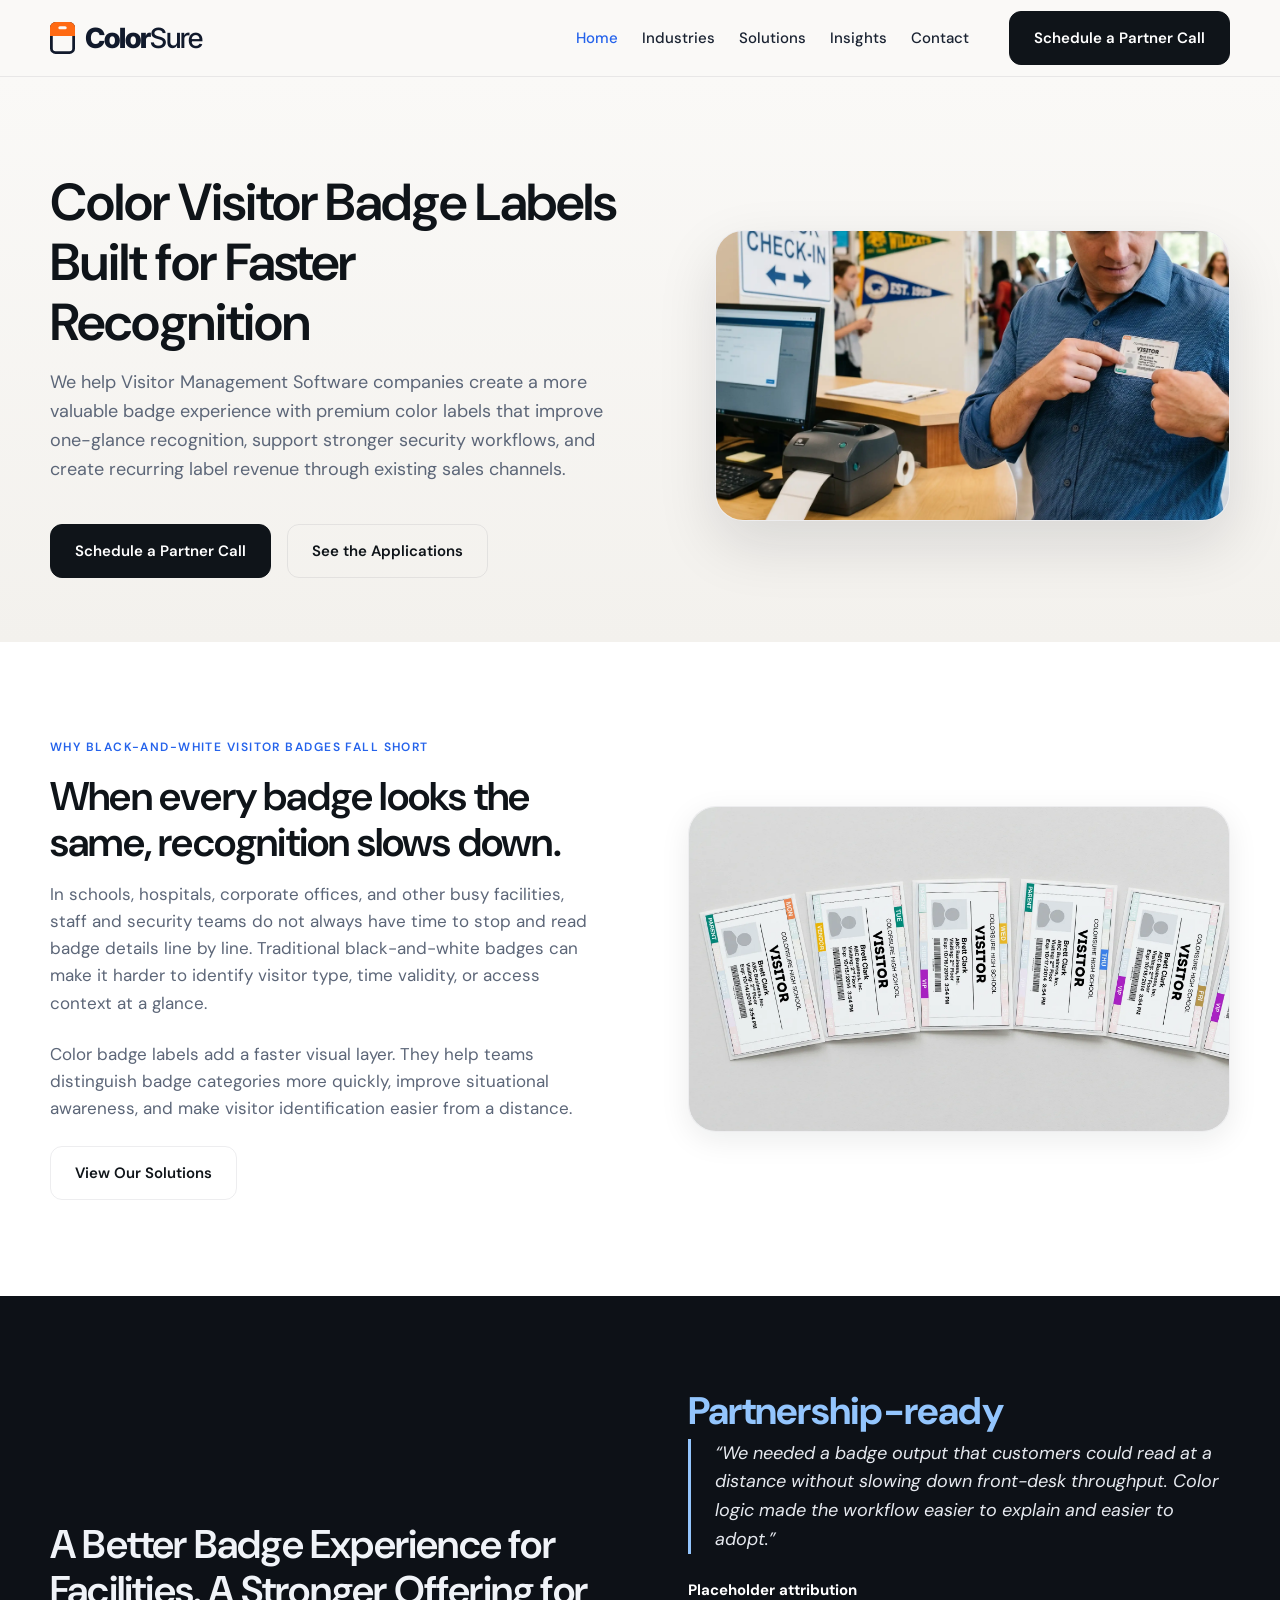
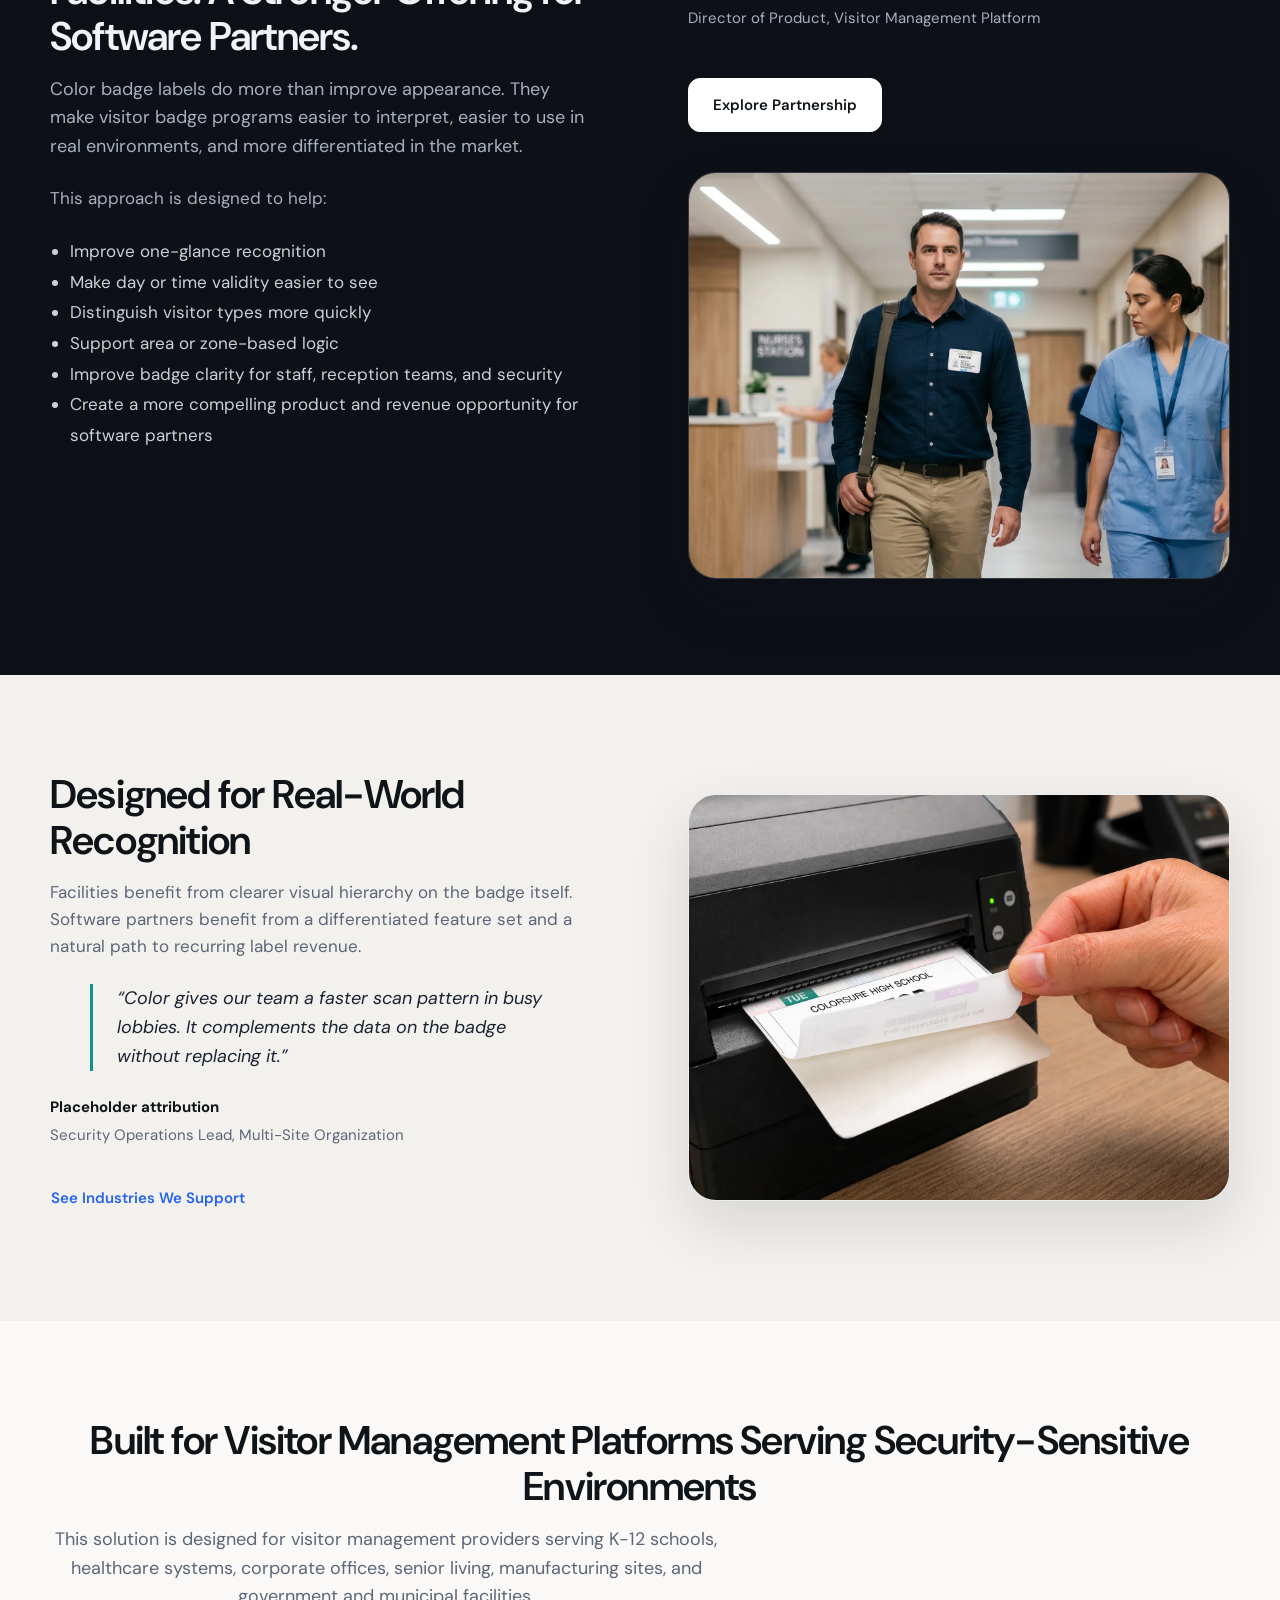
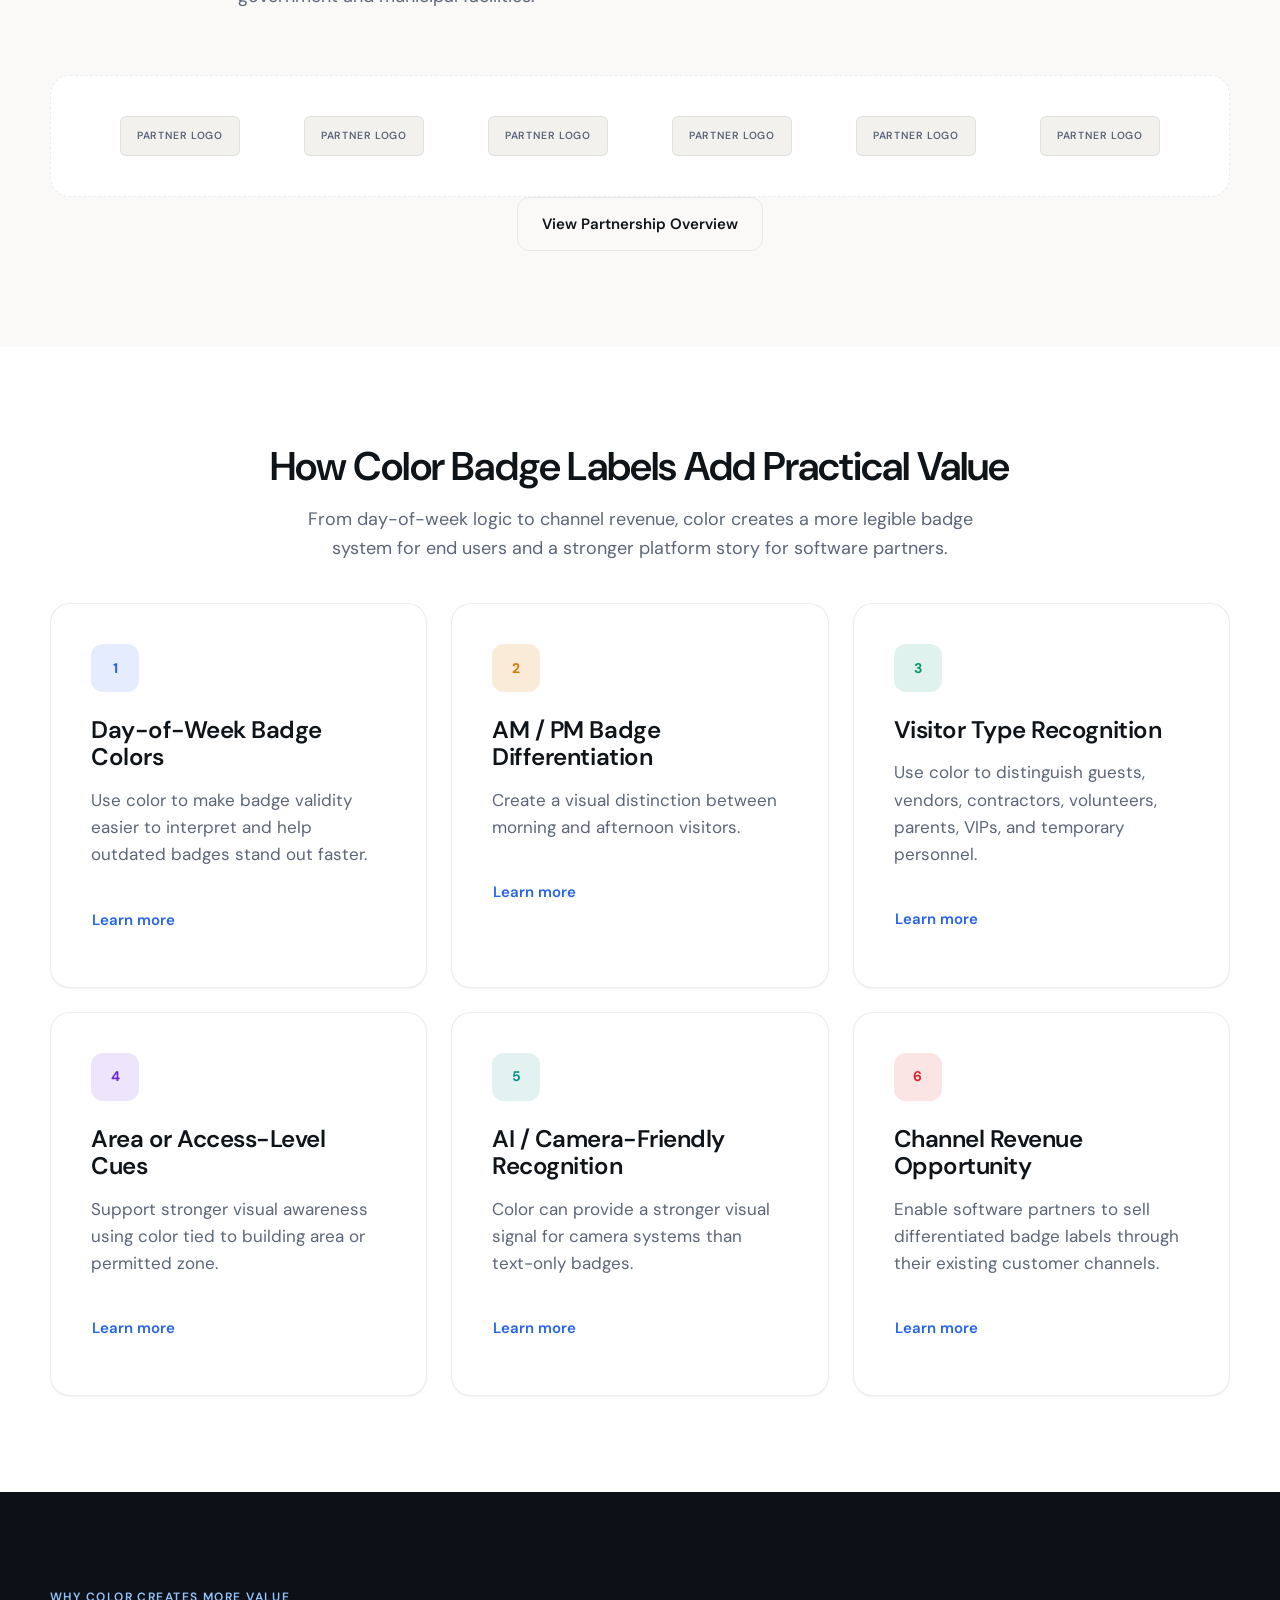
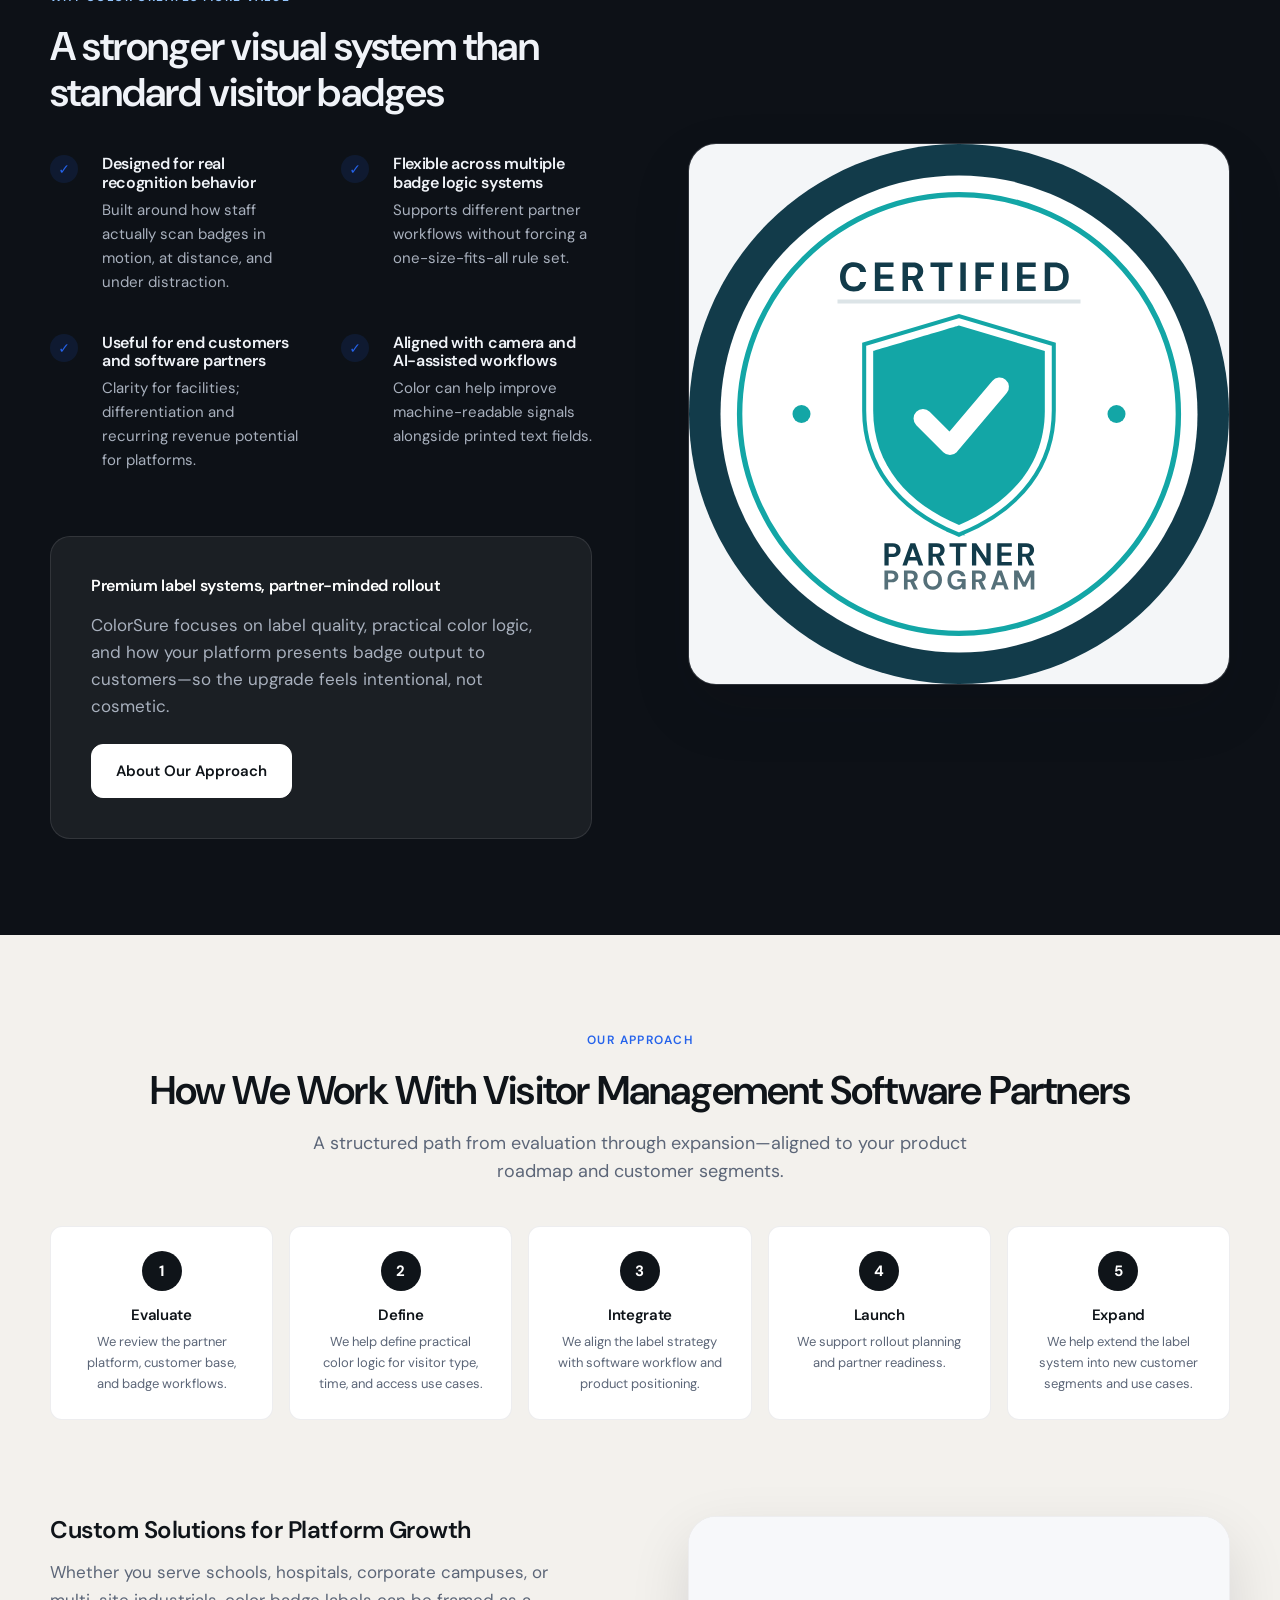
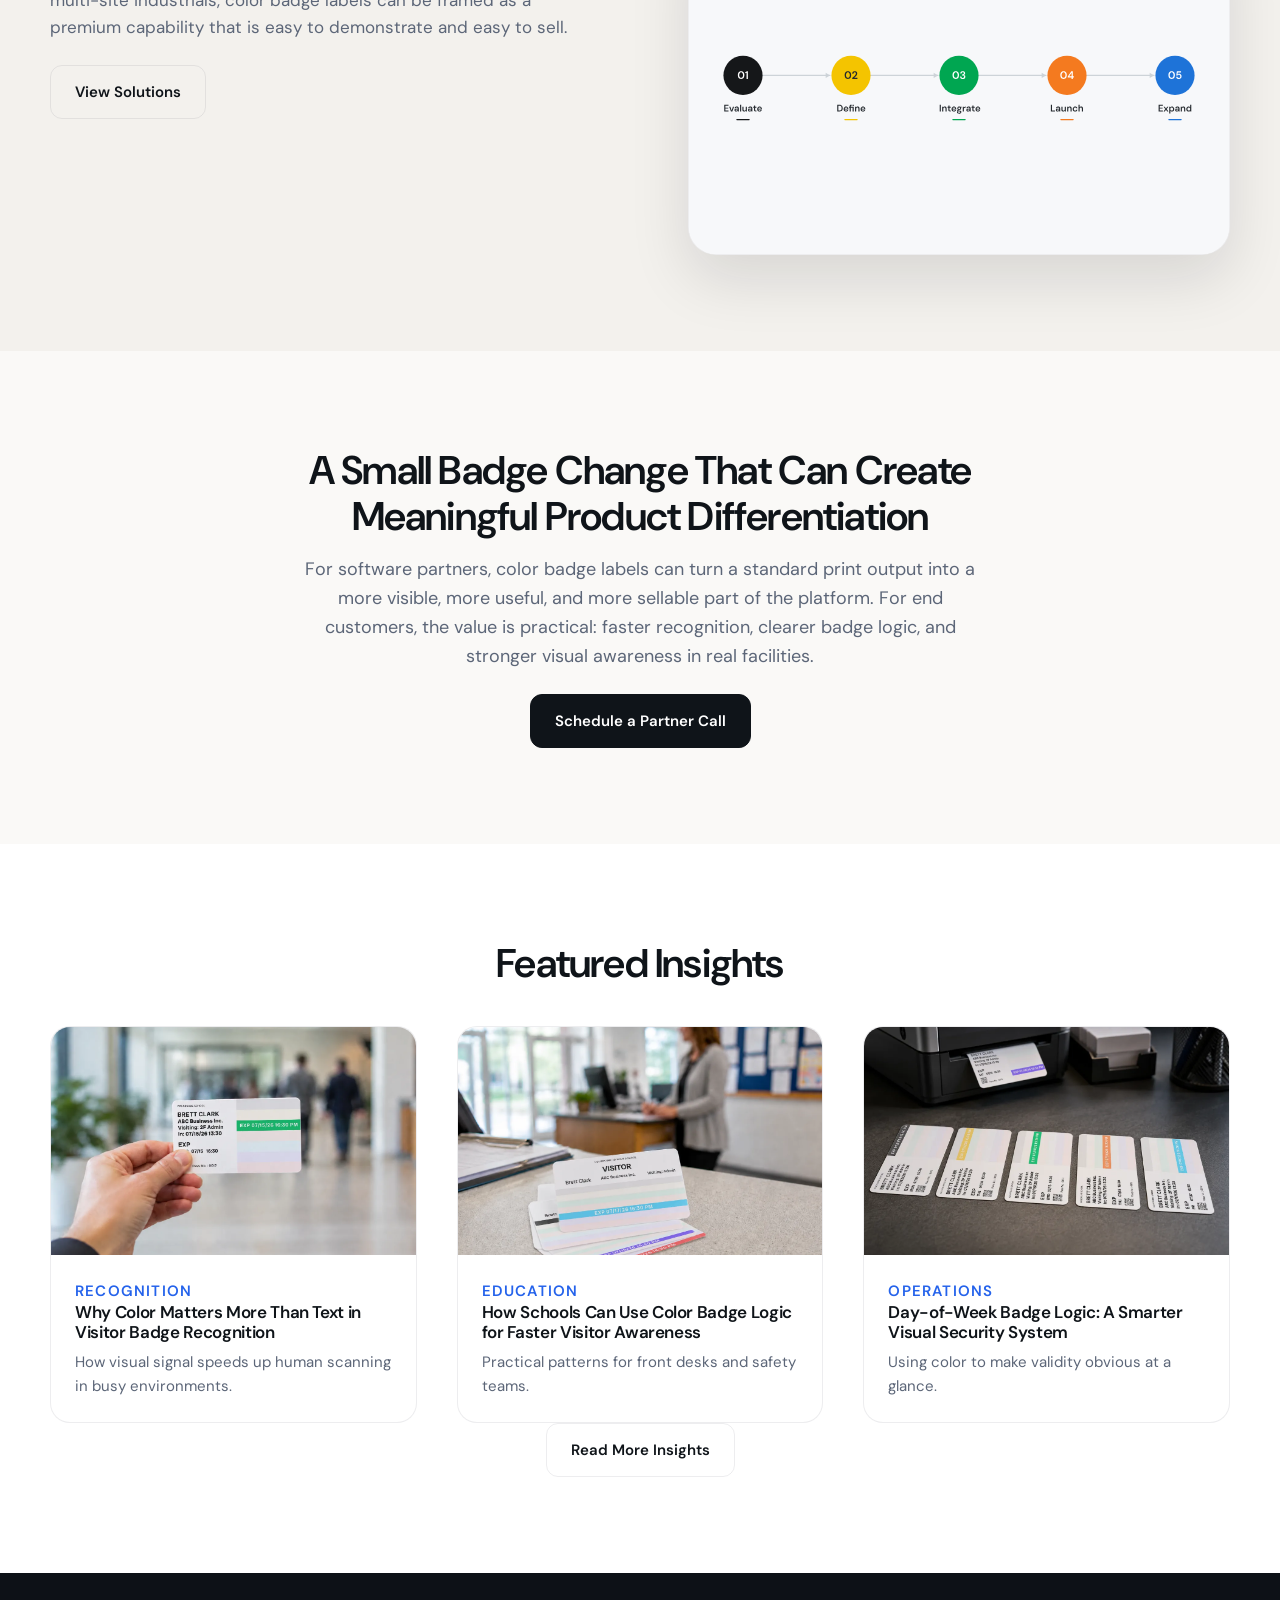
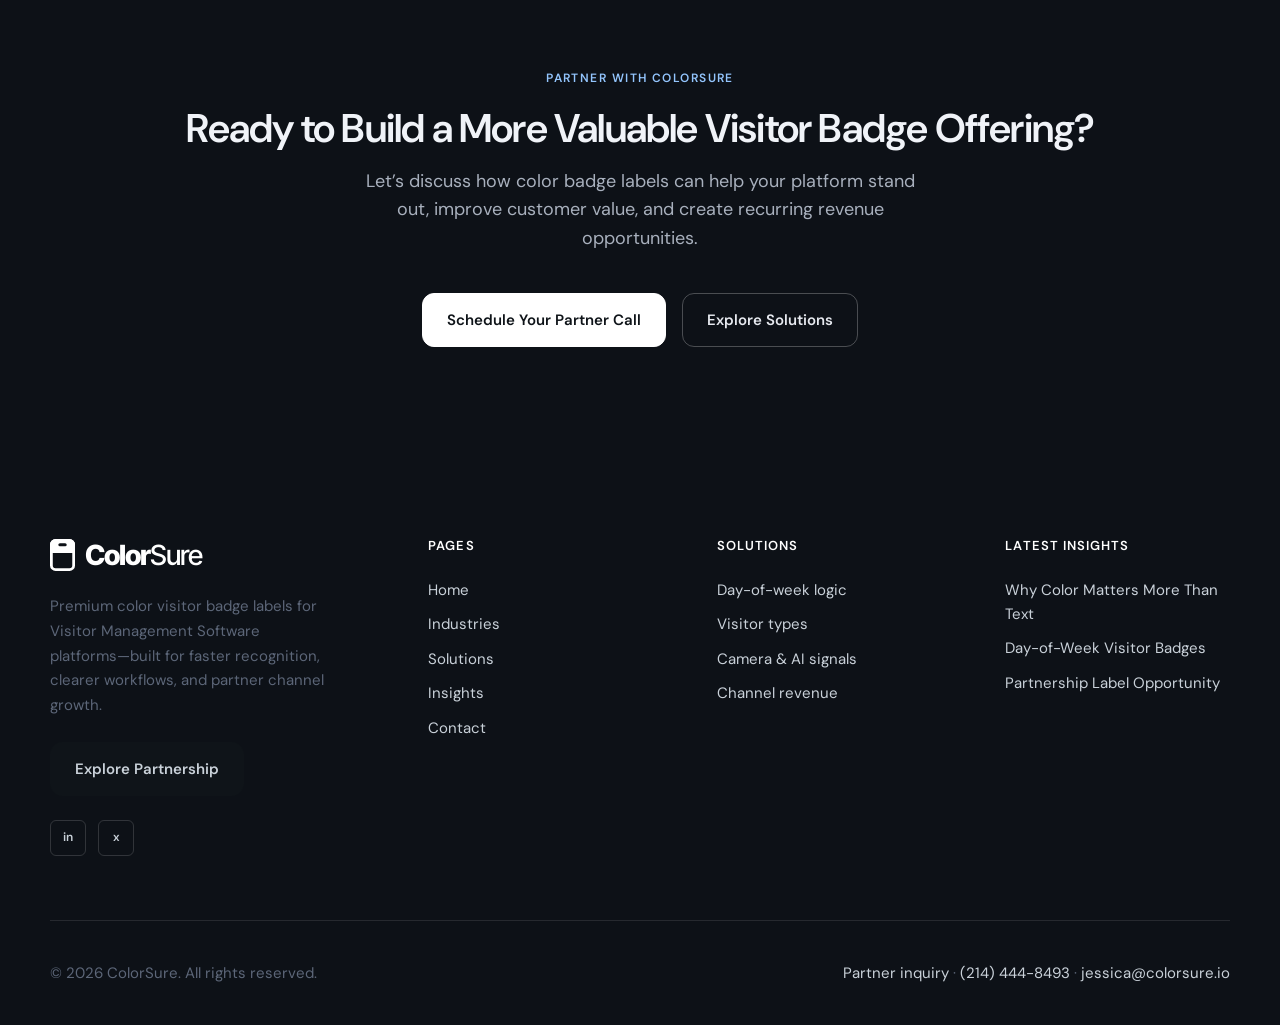
<file: index.html>
<!DOCTYPE html>
<html lang="en">
<head>
  <meta charset="UTF-8">
  <meta name="viewport" content="width=device-width, initial-scale=1.0">
  <title>ColorSure — Color Visitor Badge Labels for Visitor Management Software</title>
  <meta name="description" content="Premium color visitor badge labels for visitor management platforms. Improve one-glance recognition, strengthen security workflows, and explore partnership revenue through existing channels.">
  <meta property="og:title" content="ColorSure — Color Visitor Badge Labels for Visitor Management Software">
  <meta property="og:description" content="Premium color visitor badge labels designed for visitor management platforms and security-sensitive environments.">
  <meta property="og:type" content="website">
  <link rel="preconnect" href="https://fonts.googleapis.com">
  <link rel="preconnect" href="https://fonts.gstatic.com" crossorigin>
  <link href="https://fonts.googleapis.com/css2?family=Inter+Tight:wght@500;800&display=swap" rel="stylesheet">
  <link href="https://fonts.googleapis.com/css2?family=DM+Sans:ital,opsz,wght@0,9..40,400;0,9..40,500;0,9..40,600;0,9..40,700;1,9..40,400&display=swap" rel="stylesheet">
  <link rel="stylesheet" href="assets/css/styles.css">
</head>
<body>
  <!-- REPLACEABLE: site header -->
  <header class="site-header">
    <div class="site-header__inner">
      <a href="index.html" class="logo" aria-label="ColorSure home">
        <svg class="logo__svg" viewBox="0 0 252 46" aria-hidden="true">
          <mask id="cs-logo-h"><rect width="36" height="46" fill="#fff"/><rect x="12" y="6" width="12" height="4.5" rx="2.25" fill="#000"/></mask>
          <g mask="url(#cs-logo-h)"><rect x="2" y="2" width="32" height="42" rx="6" fill="none" stroke="#111A2C" stroke-width="4"/><path d="M8 0h20a8 8 0 0 1 8 8v12H0V8a8 8 0 0 1 8-8z" fill="#FF6A13"/></g>
          <text x="50" y="37.6" fill="#111A2C" font-family="'Inter Tight', 'Helvetica Neue', Arial, sans-serif" font-size="40" letter-spacing="-1.4"><tspan font-weight="800">Color</tspan><tspan font-weight="500">Sure</tspan></text>
        </svg>
      </a>
      <button type="button" class="nav-toggle" aria-expanded="false" aria-controls="site-nav" aria-label="Open menu">
        <span class="nav-toggle__bars"><span class="nav-toggle__bar"></span></span>
      </button>
      <nav id="site-nav" class="nav" aria-label="Primary">
        <ul class="nav__list">
          <li><a href="index.html" class="nav__link" aria-current="page">Home</a></li>
          <li><a href="industries.html" class="nav__link">Industries</a></li>
          <li><a href="solutions.html" class="nav__link">Solutions</a></li>
          <li><a href="insights.html" class="nav__link">Insights</a></li>
          <li><a href="contact.html" class="nav__link">Contact</a></li>
        </ul>
        <div class="nav__cta">
          <a href="contact.html" class="btn btn--primary">Schedule a Partner Call</a>
        </div>
      </nav>
    </div>
  </header>

  <main id="main-content">
    <!-- Hero: bold headline + CTA + visual (Mediaboom rhythm) -->
    <section class="hero" aria-labelledby="hero-heading">
      <div class="container hero__grid">
        <div class="reveal">
          <h1 id="hero-heading">Color Visitor Badge Labels Built for Faster Recognition</h1>
          <p class="lead">We help Visitor Management Software companies create a more valuable badge experience with premium color labels that improve one-glance recognition, support stronger security workflows, and create recurring label revenue through existing sales channels.</p>
          <div class="hero__actions">
            <a href="contact.html" class="btn btn--primary">Schedule a Partner Call</a>
            <a href="solutions.html" class="btn btn--secondary">See the Applications</a>
          </div>
        </div>
        <div class="hero__visual reveal">
          <img src="assets/img/home-01.webp" alt="A visitor at a school front desk putting on a color-coded visitor badge beside a badge printer" width="2400" height="1350">
        </div>
      </div>
    </section>

    <!-- Problem / opportunity + split visual -->
    <section class="section section--surface" aria-labelledby="problem-heading">
      <div class="container split">
        <div class="reveal">
          <span class="eyebrow">Why Black-and-White Visitor Badges Fall Short</span>
          <h2 id="problem-heading">When every badge looks the same, recognition slows down.</h2>
          <p>In schools, hospitals, corporate offices, and other busy facilities, staff and security teams do not always have time to stop and read badge details line by line. Traditional black-and-white badges can make it harder to identify visitor type, time validity, or access context at a glance.</p>
          <p>Color badge labels add a faster visual layer. They help teams distinguish badge categories more quickly, improve situational awareness, and make visitor identification easier from a distance.</p>
          <a href="solutions.html" class="btn btn--secondary">View Our Solutions</a>
        </div>
        <div class="hero__visual reveal" style="box-shadow:var(--shadow-md);">
          <img class="is-diagram" src="assets/img/home-02.webp" alt="A row of visitor badges showing day-of-week and visitor-type color bands" width="2000" height="1200">
        </div>
      </div>
    </section>

    <!-- Proof / strategic value block 1 (case-study style) -->
    <section class="section section--dark proof-block" aria-labelledby="proof-heading">
      <div class="container split">
        <div class="reveal">
          <h2 id="proof-heading" class="h2">A Better Badge Experience for Facilities. A Stronger Offering for Software Partners.</h2>
          <p class="lead" style="color:#a8b0bd;">Color badge labels do more than improve appearance. They make visitor badge programs easier to interpret, easier to use in real environments, and more differentiated in the market.</p>
          <p style="color:#a8b0bd;">This approach is designed to help:</p>
          <ul style="color:#c9d1d9;margin:0;padding-left:1.25rem;line-height:1.8;">
            <li>Improve one-glance recognition</li>
            <li>Make day or time validity easier to see</li>
            <li>Distinguish visitor types more quickly</li>
            <li>Support area or zone-based logic</li>
            <li>Improve badge clarity for staff, reception teams, and security</li>
            <li>Create a more compelling product and revenue opportunity for software partners</li>
          </ul>
        </div>
        <div class="reveal">
          <p class="stat" style="color:#93c5fd;">Partnership-ready</p>
          <p class="proof-block__quote" style="border-left-color:#93c5fd;">“We needed a badge output that customers could read at a distance without slowing down front-desk throughput. Color logic made the workflow easier to explain and easier to adopt.”</p>
          <p class="proof-block__cite">
            <strong>Placeholder attribution</strong>
            Director of Product, Visitor Management Platform
          </p>
          <a href="contact.html" class="btn btn--primary" style="margin-top:var(--space-md);">Explore Partnership</a>
          <div class="hero__visual mt-lg" style="margin-top:var(--space-lg);border-color:rgba(255,255,255,0.12);background:var(--color-dark-elevated);">
            <div class="article-card__image" style="aspect-ratio:4/3;border-radius:var(--radius-lg);">
              <img src="assets/img/home-03.webp" alt="A nurse walking beside a visitor whose badge color is visible down a hospital hallway" width="1800" height="1200">
            </div>
          </div>
        </div>
      </div>
    </section>

    <!-- Second proof-style block -->
    <section class="section section--muted proof-block" aria-labelledby="proof2-heading">
      <div class="container split split--reverse">
        <div class="reveal">
          <div class="hero__visual">
            <div class="article-card__image" style="aspect-ratio:4/3;">
              <img src="assets/img/home-04.webp" alt="A hand peeling a printed color visitor badge from a direct-thermal label roll" width="1600" height="1200">
            </div>
          </div>
        </div>
        <div class="reveal">
          <h2 id="proof2-heading" class="h3" style="font-size:var(--text-h2);">Designed for Real-World Recognition</h2>
          <p>Facilities benefit from clearer visual hierarchy on the badge itself. Software partners benefit from a differentiated feature set and a natural path to recurring label revenue.</p>
          <blockquote class="proof-block__quote" style="border-left-color:var(--accent-teal);">
            “Color gives our team a faster scan pattern in busy lobbies. It complements the data on the badge without replacing it.”
          </blockquote>
          <p class="proof-block__cite">
            <strong>Placeholder attribution</strong>
            Security Operations Lead, Multi-Site Organization
          </p>
          <a href="industries.html" class="btn btn--ghost">See Industries We Support</a>
        </div>
      </div>
    </section>

    <!-- Logo / credibility strip -->
    <section class="section logo-strip" aria-labelledby="logos-heading">
      <div class="container">
        <h2 id="logos-heading" class="h2 text-center">Built for Visitor Management Platforms Serving Security-Sensitive Environments</h2>
        <p class="text-center lead">This solution is designed for visitor management providers serving K-12 schools, healthcare systems, corporate offices, senior living, manufacturing sites, and government and municipal facilities.</p>
        <div class="logo-strip__grid reveal" role="list">
          <span class="logo-placeholder" role="listitem">Partner logo</span>
          <span class="logo-placeholder" role="listitem">Partner logo</span>
          <span class="logo-placeholder" role="listitem">Partner logo</span>
          <span class="logo-placeholder" role="listitem">Partner logo</span>
          <span class="logo-placeholder" role="listitem">Partner logo</span>
          <span class="logo-placeholder" role="listitem">Partner logo</span>
        </div>
        <p class="text-center mt-lg"><a href="contact.html" class="btn btn--secondary">View Partnership Overview</a></p>
      </div>
    </section>

    <!-- Solutions grid intro + cards -->
    <section class="section section--surface" aria-labelledby="solutions-grid-heading">
      <div class="container">
        <div class="text-center mb-lg reveal">
          <h2 id="solutions-grid-heading" class="h2">How Color Badge Labels Add Practical Value</h2>
          <p class="lead">From day-of-week logic to channel revenue, color creates a more legible badge system for end users and a stronger platform story for software partners.</p>
        </div>
        <div class="feature-grid feature-grid--6">
          <article class="card reveal">
            <div class="card__icon card__icon--blue">1</div>
            <h3>Day-of-Week Badge Colors</h3>
            <p>Use color to make badge validity easier to interpret and help outdated badges stand out faster.</p>
            <a href="solutions.html#dow" class="btn btn--ghost">Learn more</a>
          </article>
          <article class="card reveal">
            <div class="card__icon card__icon--amber">2</div>
            <h3>AM / PM Badge Differentiation</h3>
            <p>Create a visual distinction between morning and afternoon visitors.</p>
            <a href="solutions.html#ampm" class="btn btn--ghost">Learn more</a>
          </article>
          <article class="card reveal">
            <div class="card__icon card__icon--green">3</div>
            <h3>Visitor Type Recognition</h3>
            <p>Use color to distinguish guests, vendors, contractors, volunteers, parents, VIPs, and temporary personnel.</p>
            <a href="solutions.html#types" class="btn btn--ghost">Learn more</a>
          </article>
          <article class="card reveal">
            <div class="card__icon card__icon--violet">4</div>
            <h3>Area or Access-Level Cues</h3>
            <p>Support stronger visual awareness using color tied to building area or permitted zone.</p>
            <a href="solutions.html#zones" class="btn btn--ghost">Learn more</a>
          </article>
          <article class="card reveal">
            <div class="card__icon card__icon--teal">5</div>
            <h3>AI / Camera-Friendly Recognition</h3>
            <p>Color can provide a stronger visual signal for camera systems than text-only badges.</p>
            <a href="solutions.html#ai" class="btn btn--ghost">Learn more</a>
          </article>
          <article class="card reveal">
            <div class="card__icon card__icon--red">6</div>
            <h3>Channel Revenue Opportunity</h3>
            <p>Enable software partners to sell differentiated badge labels through their existing customer channels.</p>
            <a href="solutions.html#revenue" class="btn btn--ghost">Learn more</a>
          </article>
        </div>
      </div>
    </section>

    <!-- Why us -->
    <section class="section section--dark" aria-labelledby="why-heading">
      <div class="container split">
        <div class="reveal">
          <span class="eyebrow">Why Color Creates More Value</span>
          <h2 id="why-heading" class="h2">A stronger visual system than standard visitor badges</h2>
          <div class="why-grid" style="margin-top:var(--space-lg);">
            <div class="why-item">
              <span class="why-item__check" aria-hidden="true">✓</span>
              <div>
                <h4 class="h4">Designed for real recognition behavior</h4>
                <p>Built around how staff actually scan badges in motion, at distance, and under distraction.</p>
              </div>
            </div>
            <div class="why-item">
              <span class="why-item__check" aria-hidden="true">✓</span>
              <div>
                <h4 class="h4">Flexible across multiple badge logic systems</h4>
                <p>Supports different partner workflows without forcing a one-size-fits-all rule set.</p>
              </div>
            </div>
            <div class="why-item">
              <span class="why-item__check" aria-hidden="true">✓</span>
              <div>
                <h4 class="h4">Useful for end customers and software partners</h4>
                <p>Clarity for facilities; differentiation and recurring revenue potential for platforms.</p>
              </div>
            </div>
            <div class="why-item">
              <span class="why-item__check" aria-hidden="true">✓</span>
              <div>
                <h4 class="h4">Aligned with camera and AI-assisted workflows</h4>
                <p>Color can help improve machine-readable signals alongside printed text fields.</p>
              </div>
            </div>
          </div>
          <div class="sub-block reveal" style="margin-top:var(--space-xl);background:rgba(255,255,255,0.06);border-color:rgba(255,255,255,0.1);">
            <h3 class="h4" style="color:#fff;">Premium label systems, partner-minded rollout</h3>
            <p style="color:#a8b0bd;margin:0;">ColorSure focuses on label quality, practical color logic, and how your platform presents badge output to customers—so the upgrade feels intentional, not cosmetic.</p>
            <a href="contact.html" class="btn btn--primary" style="margin-top:var(--space-md);">About Our Approach</a>
          </div>
        </div>
        <div class="reveal">
          <div class="hero__visual" style="background:var(--color-dark-elevated);border-color:rgba(255,255,255,0.1);">
            <div class="article-card__image" style="aspect-ratio:1;">
              <img src="assets/img/home-07.svg" alt="ColorSure Certified Partner badge" width="400" height="400">
            </div>
          </div>
        </div>
      </div>
    </section>

    <!-- Process -->
    <section class="section section--muted" aria-labelledby="process-heading">
      <div class="container">
        <div class="text-center mb-lg reveal">
          <span class="eyebrow" style="color:var(--accent-blue);">Our Approach</span>
          <h2 id="process-heading" class="h2">How We Work With Visitor Management Software Partners</h2>
          <p class="lead">A structured path from evaluation through expansion—aligned to your product roadmap and customer segments.</p>
        </div>
        <div class="process-steps reveal">
          <div class="process-step">
            <div class="process-step__num">1</div>
            <h4>Evaluate</h4>
            <p>We review the partner platform, customer base, and badge workflows.</p>
          </div>
          <div class="process-step">
            <div class="process-step__num">2</div>
            <h4>Define</h4>
            <p>We help define practical color logic for visitor type, time, and access use cases.</p>
          </div>
          <div class="process-step">
            <div class="process-step__num">3</div>
            <h4>Integrate</h4>
            <p>We align the label strategy with software workflow and product positioning.</p>
          </div>
          <div class="process-step">
            <div class="process-step__num">4</div>
            <h4>Launch</h4>
            <p>We support rollout planning and partner readiness.</p>
          </div>
          <div class="process-step">
            <div class="process-step__num">5</div>
            <h4>Expand</h4>
            <p>We help extend the label system into new customer segments and use cases.</p>
          </div>
        </div>
        <div class="split" style="margin-top:var(--space-2xl);align-items:start;">
          <div class="reveal">
            <h3 class="h3">Custom Solutions for Platform Growth</h3>
            <p>Whether you serve schools, hospitals, corporate campuses, or multi-site industrials, color badge labels can be framed as a premium capability that is easy to demonstrate and easy to sell.</p>
            <a href="solutions.html" class="btn btn--secondary">View Solutions</a>
          </div>
          <div class="hero__visual reveal">
            <div class="article-card__image" style="aspect-ratio:16/10;">
              <img class="is-diagram" src="assets/img/home-06.svg" alt="Five-step partner process: Evaluate, Define, Integrate, Launch, and Expand" width="1600" height="400">
            </div>
          </div>
        </div>
      </div>
    </section>

    <!-- Supporting value -->
    <section class="section" aria-labelledby="support-heading">
      <div class="container container--narrow text-center reveal">
        <h2 id="support-heading" class="h2">A Small Badge Change That Can Create Meaningful Product Differentiation</h2>
        <p class="lead">For software partners, color badge labels can turn a standard print output into a more visible, more useful, and more sellable part of the platform. For end customers, the value is practical: faster recognition, clearer badge logic, and stronger visual awareness in real facilities.</p>
        <a href="contact.html" class="btn btn--primary">Schedule a Partner Call</a>
      </div>
    </section>

    <!-- Insights preview -->
    <section class="section section--surface" aria-labelledby="insights-heading">
      <div class="container">
        <h2 id="insights-heading" class="h2 text-center mb-lg reveal">Featured Insights</h2>
        <div class="article-grid">
          <article class="article-card reveal">
            <div class="article-card__image">
              <img src="assets/img/home-08a.webp" alt="A color-banded visitor badge held up in a lobby" width="1200" height="800">
            </div>
            <div class="article-card__body">
              <p class="article-card__tag">Recognition</p>
              <h3><a href="insights.html">Why Color Matters More Than Text in Visitor Badge Recognition</a></h3>
              <p>How visual signal speeds up human scanning in busy environments.</p>
            </div>
          </article>
          <article class="article-card reveal">
            <div class="article-card__image">
              <img src="assets/img/home-08b.webp" alt="Color visitor badges on a school front-desk counter" width="1200" height="900">
            </div>
            <div class="article-card__body">
              <p class="article-card__tag">Education</p>
              <h3><a href="insights.html">How Schools Can Use Color Badge Logic for Faster Visitor Awareness</a></h3>
              <p>Practical patterns for front desks and safety teams.</p>
            </div>
          </article>
          <article class="article-card reveal">
            <div class="article-card__image">
              <img src="assets/img/home-08c.webp" alt="Monday through Friday visitor badges, each with a different color band, beside a badge printer" width="1200" height="900">
            </div>
            <div class="article-card__body">
              <p class="article-card__tag">Operations</p>
              <h3><a href="insights.html">Day-of-Week Badge Logic: A Smarter Visual Security System</a></h3>
              <p>Using color to make validity obvious at a glance.</p>
            </div>
          </article>
        </div>
        <p class="text-center mt-lg reveal"><a href="insights.html" class="btn btn--secondary">Read More Insights</a></p>
      </div>
    </section>

    <!-- Final CTA -->
    <section class="cta-banner section--dark" aria-labelledby="final-cta-heading">
      <div class="container reveal">
        <p class="eyebrow" style="color:#93c5fd;">Partner with ColorSure</p>
        <h2 id="final-cta-heading" class="h2">Ready to Build a More Valuable Visitor Badge Offering?</h2>
        <p class="lead" style="color:#a8b0bd;max-width:36rem;margin-inline:auto;">Let’s discuss how color badge labels can help your platform stand out, improve customer value, and create recurring revenue opportunities.</p>
        <div class="cta-banner__actions">
          <a href="contact.html" class="btn btn--primary">Schedule Your Partner Call</a>
          <a href="solutions.html" class="btn btn--secondary">Explore Solutions</a>
        </div>
      </div>
    </section>
  </main>

  <!-- REPLACEABLE: site footer (dense, Mediaboom-style columns) -->
  <footer class="site-footer">
    <div class="container">
      <div class="site-footer__grid">
        <div>
          <a href="index.html" class="site-footer__brand" aria-label="ColorSure home">
            <svg class="logo__svg" viewBox="0 0 252 46" aria-hidden="true">
              <mask id="cs-logo-f"><rect width="36" height="46" fill="#fff"/><rect x="12" y="6" width="12" height="4.5" rx="2.25" fill="#000"/></mask>
              <g mask="url(#cs-logo-f)"><rect x="2" y="2" width="32" height="42" rx="6" fill="none" stroke="#FFFFFF" stroke-width="4"/><path d="M8 0h20a8 8 0 0 1 8 8v12H0V8a8 8 0 0 1 8-8z" fill="#FFFFFF"/></g>
              <text x="50" y="37.6" fill="#FFFFFF" font-family="'Inter Tight', 'Helvetica Neue', Arial, sans-serif" font-size="40" letter-spacing="-1.4"><tspan font-weight="800">Color</tspan><tspan font-weight="500">Sure</tspan></text>
            </svg>
          </a>
          <p class="site-footer__desc">Premium color visitor badge labels for Visitor Management Software platforms—built for faster recognition, clearer workflows, and partner channel growth.</p>
          <p style="margin:0 0 var(--space-sm);"><a href="contact.html" class="btn btn--primary">Explore Partnership</a></p>
          <div class="site-footer__social" aria-label="Social links">
            <a href="#" aria-label="LinkedIn (placeholder)">in</a>
            <a href="#" aria-label="X (placeholder)">x</a>
          </div>
        </div>
        <div>
          <h4>Pages</h4>
          <ul>
            <li><a href="index.html">Home</a></li>
            <li><a href="industries.html">Industries</a></li>
            <li><a href="solutions.html">Solutions</a></li>
            <li><a href="insights.html">Insights</a></li>
            <li><a href="contact.html">Contact</a></li>
          </ul>
        </div>
        <div>
          <h4>Solutions</h4>
          <ul>
            <li><a href="solutions.html#dow">Day-of-week logic</a></li>
            <li><a href="solutions.html#types">Visitor types</a></li>
            <li><a href="solutions.html#ai">Camera &amp; AI signals</a></li>
            <li><a href="solutions.html#revenue">Channel revenue</a></li>
          </ul>
        </div>
        <div>
          <h4>Latest Insights</h4>
          <ul>
            <li><a href="insights.html">Why Color Matters More Than Text</a></li>
            <li><a href="insights.html">Day-of-Week Visitor Badges</a></li>
            <li><a href="insights.html">Partnership Label Opportunity</a></li>
          </ul>
        </div>
      </div>
      <div class="site-footer__bottom">
        <p style="margin:0;">© <span id="y"></span> ColorSure. All rights reserved.</p>
        <p style="margin:0;"><a href="contact.html">Partner inquiry</a> · <a href="tel:+12144448493">(214) 444-8493</a> · <a href="mailto:jessica@colorsure.io">jessica@colorsure.io</a></p>
      </div>
    </div>
  </footer>
  <script>document.getElementById("y").textContent = new Date().getFullYear();</script>
  <script src="assets/js/main.js" defer></script>
</body>
</html>
</file>
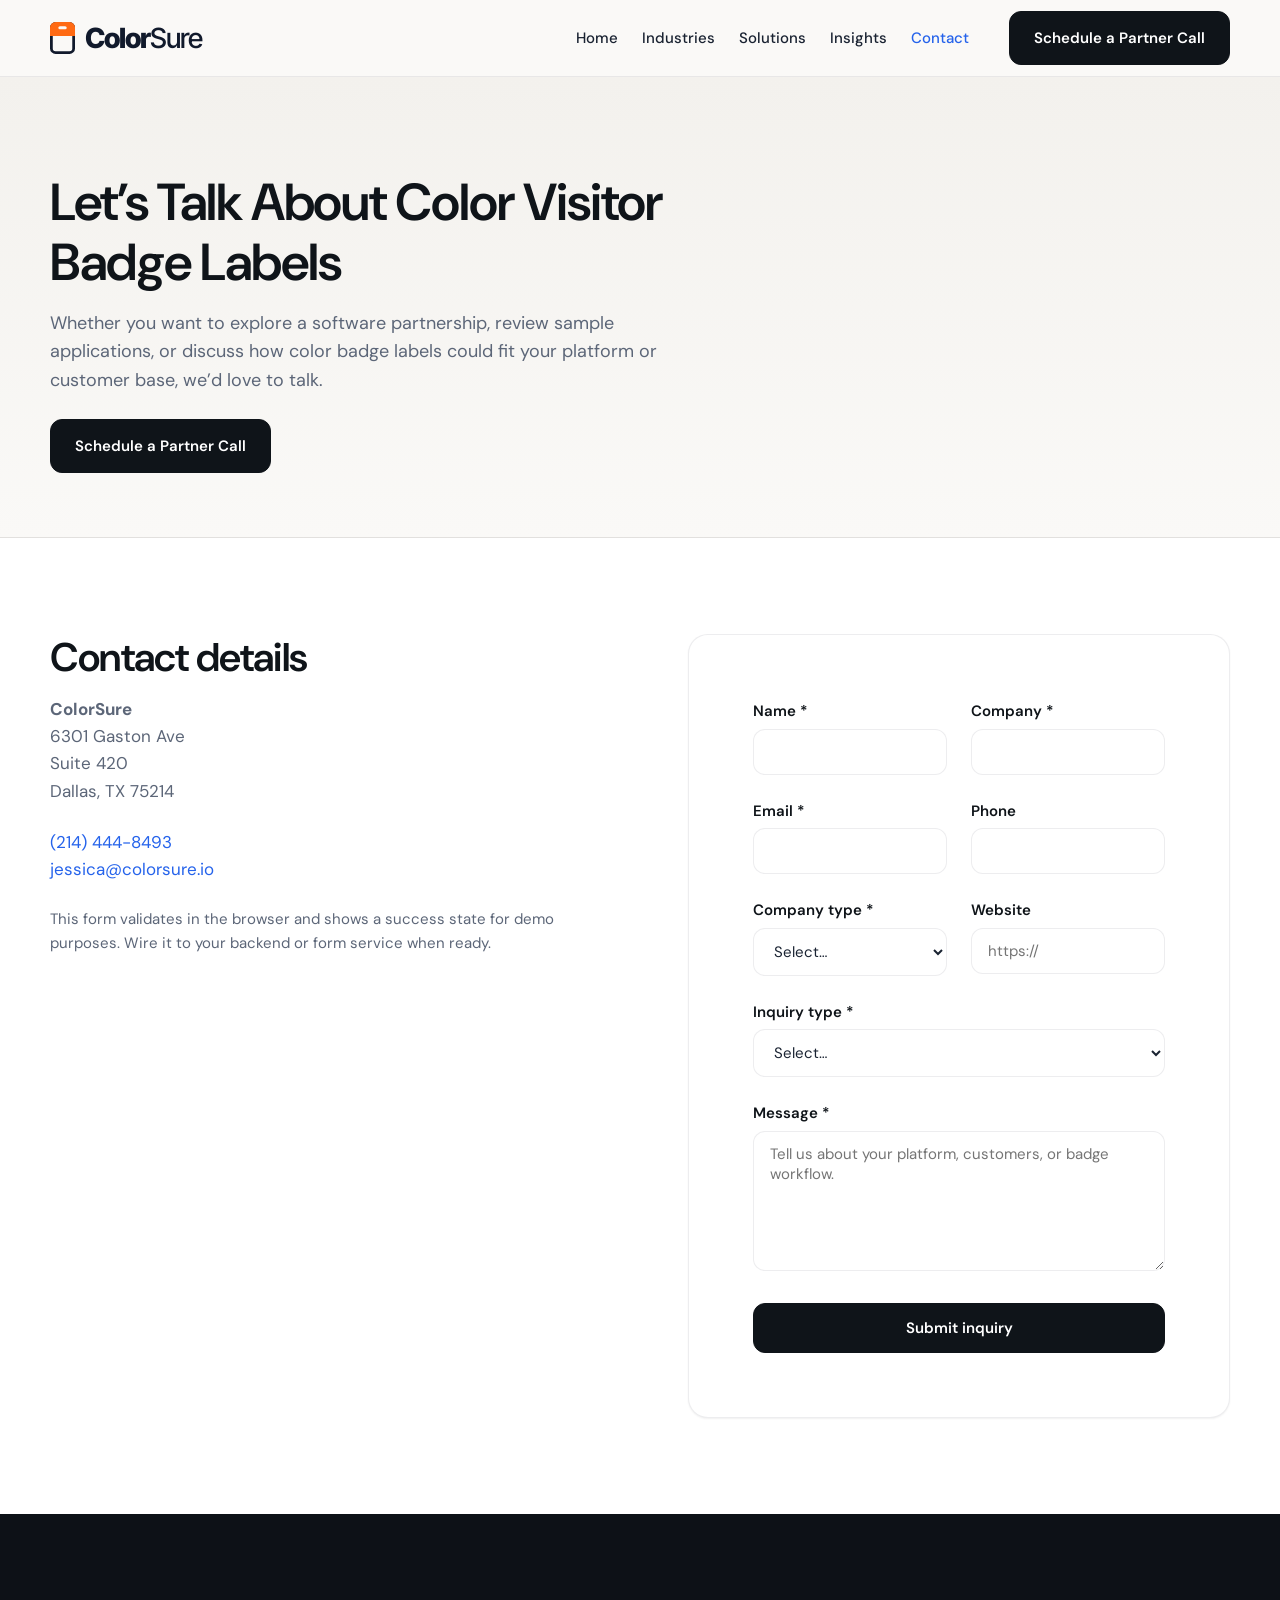
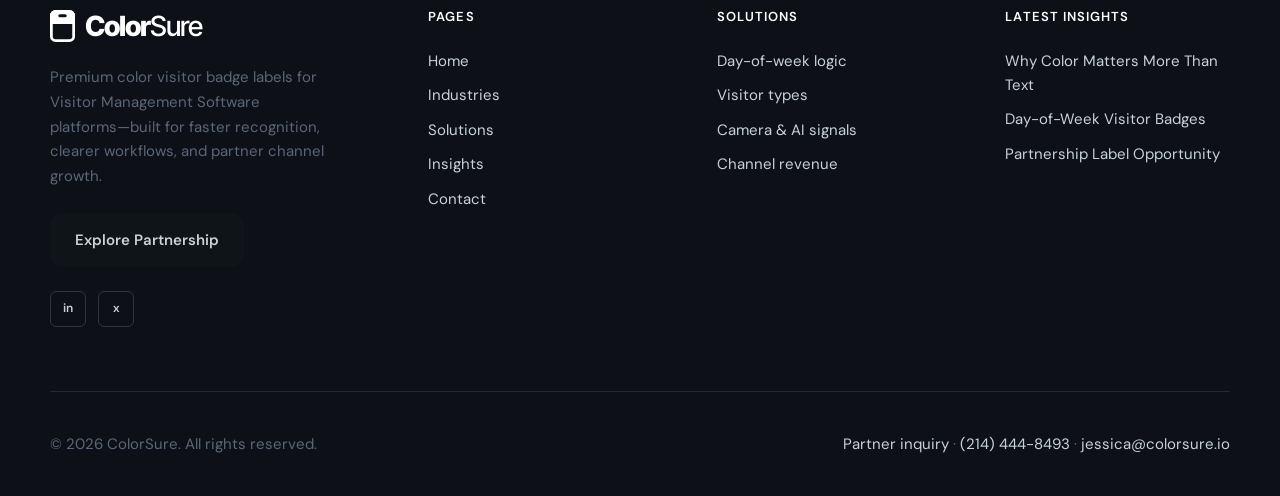
<file: contact.html>
<!DOCTYPE html>
<html lang="en">
<head>
  <meta charset="UTF-8">
  <meta name="viewport" content="width=device-width, initial-scale=1.0">
  <title>Contact — Visitor Badge Partnership Inquiry | ColorSure</title>
  <meta name="description" content="Contact ColorSure about color visitor badge labels, software partnerships, demos, and sample requests.">
  <meta property="og:title" content="Contact — ColorSure">
  <meta property="og:description" content="Schedule a partner call or request sample concepts for color visitor badge labels.">
  <meta property="og:type" content="website">
  <link rel="preconnect" href="https://fonts.googleapis.com">
  <link rel="preconnect" href="https://fonts.gstatic.com" crossorigin>
  <link href="https://fonts.googleapis.com/css2?family=Inter+Tight:wght@500;800&display=swap" rel="stylesheet">
  <link href="https://fonts.googleapis.com/css2?family=DM+Sans:ital,opsz,wght@0,9..40,400;0,9..40,500;0,9..40,600;0,9..40,700&display=swap" rel="stylesheet">
  <link rel="stylesheet" href="assets/css/styles.css">
</head>
<body>
  <header class="site-header">
    <div class="site-header__inner">
      <a href="index.html" class="logo" aria-label="ColorSure home">
        <svg class="logo__svg" viewBox="0 0 252 46" aria-hidden="true">
          <mask id="cs-logo-h"><rect width="36" height="46" fill="#fff"/><rect x="12" y="6" width="12" height="4.5" rx="2.25" fill="#000"/></mask>
          <g mask="url(#cs-logo-h)"><rect x="2" y="2" width="32" height="42" rx="6" fill="none" stroke="#111A2C" stroke-width="4"/><path d="M8 0h20a8 8 0 0 1 8 8v12H0V8a8 8 0 0 1 8-8z" fill="#FF6A13"/></g>
          <text x="50" y="37.6" fill="#111A2C" font-family="'Inter Tight', 'Helvetica Neue', Arial, sans-serif" font-size="40" letter-spacing="-1.4"><tspan font-weight="800">Color</tspan><tspan font-weight="500">Sure</tspan></text>
        </svg>
      </a>
      <button type="button" class="nav-toggle" aria-expanded="false" aria-controls="site-nav" aria-label="Open menu">
        <span class="nav-toggle__bars"><span class="nav-toggle__bar"></span></span>
      </button>
      <nav id="site-nav" class="nav" aria-label="Primary">
        <ul class="nav__list">
          <li><a href="index.html" class="nav__link">Home</a></li>
          <li><a href="industries.html" class="nav__link">Industries</a></li>
          <li><a href="solutions.html" class="nav__link">Solutions</a></li>
          <li><a href="insights.html" class="nav__link">Insights</a></li>
          <li><a href="contact.html" class="nav__link" aria-current="page">Contact</a></li>
        </ul>
        <div class="nav__cta">
          <a href="contact.html" class="btn btn--primary">Schedule a Partner Call</a>
        </div>
      </nav>
    </div>
  </header>

  <main>
    <section class="page-hero" aria-labelledby="page-title">
      <div class="container">
        <h1 id="page-title">Let’s Talk About Color Visitor Badge Labels</h1>
        <p class="lead">Whether you want to explore a software partnership, review sample applications, or discuss how color badge labels could fit your platform or customer base, we’d love to talk.</p>
        <a href="#contact-form" class="btn btn--primary">Schedule a Partner Call</a>
      </div>
    </section>

    <section class="section section--surface" aria-labelledby="form-heading">
      <div class="container split" style="align-items:start;">
        <div class="reveal">
          <h2 id="form-heading" class="h3" style="font-size:var(--text-h2);">Contact details</h2>
          <p><strong>ColorSure</strong><br>
          6301 Gaston Ave<br>
          Suite 420<br>
          Dallas, TX 75214</p>
          <p><a href="tel:+12144448493">(214) 444-8493</a><br>
          <a href="mailto:jessica@colorsure.io">jessica@colorsure.io</a></p>
          <p class="muted" style="font-size:var(--text-small);">This form validates in the browser and shows a success state for demo purposes. Wire it to your backend or form service when ready.</p>
        </div>
        <div class="reveal">
          <!-- REPLACEABLE: form endpoint -->
          <form id="contact-form" class="form card" style="padding:var(--space-xl);" action="#" method="post" novalidate>
            <div class="form__row form__row--2">
              <div class="form__field">
                <label for="name">Name <span aria-hidden="true">*</span></label>
                <input type="text" id="name" name="name" required autocomplete="name" aria-required="true">
                <span class="form__error" role="alert"></span>
              </div>
              <div class="form__field">
                <label for="company">Company <span aria-hidden="true">*</span></label>
                <input type="text" id="company" name="company" required autocomplete="organization" aria-required="true">
                <span class="form__error" role="alert"></span>
              </div>
            </div>
            <div class="form__row form__row--2">
              <div class="form__field">
                <label for="email">Email <span aria-hidden="true">*</span></label>
                <input type="email" id="email" name="email" required autocomplete="email" aria-required="true">
                <span class="form__error" role="alert"></span>
              </div>
              <div class="form__field">
                <label for="phone">Phone</label>
                <input type="tel" id="phone" name="phone" autocomplete="tel">
                <span class="form__error" role="alert"></span>
              </div>
            </div>
            <div class="form__row form__row--2">
              <div class="form__field">
                <label for="company-type">Company type <span aria-hidden="true">*</span></label>
                <select id="company-type" name="company_type" required aria-required="true">
                  <option value="">Select…</option>
                  <option value="vms">Visitor Management Software</option>
                  <option value="facility">Facility / end customer</option>
                  <option value="integrator">Integrator / reseller</option>
                  <option value="other">Other</option>
                </select>
                <span class="form__error" role="alert"></span>
              </div>
              <div class="form__field">
                <label for="website">Website</label>
                <input type="url" id="website" name="website" autocomplete="url" placeholder="https://">
                <span class="form__error" role="alert"></span>
              </div>
            </div>
            <div class="form__field">
              <label for="inquiry-type">Inquiry type <span aria-hidden="true">*</span></label>
              <select id="inquiry-type" name="inquiry_type" required aria-required="true">
                <option value="">Select…</option>
                <option value="partnership">Partnership Inquiry</option>
                <option value="demo">Product Demo</option>
                <option value="sample">Sample Request</option>
                <option value="general">General Inquiry</option>
              </select>
              <span class="form__error" role="alert"></span>
            </div>
            <div class="form__field">
              <label for="message">Message <span aria-hidden="true">*</span></label>
              <textarea id="message" name="message" required aria-required="true" placeholder="Tell us about your platform, customers, or badge workflow."></textarea>
              <span class="form__error" role="alert"></span>
            </div>
            <button type="submit" class="btn btn--primary">Submit inquiry</button>
          </form>
          <div id="form-success" class="form-success" tabindex="-1" role="status" aria-live="polite">
            <strong>Thank you.</strong> Your message has been captured for this demo. Connect the form action to your email or CRM to deliver inquiries.
          </div>
        </div>
      </div>
    </section>
  </main>

  <footer class="site-footer">
    <div class="container">
      <div class="site-footer__grid">
        <div>
          <a href="index.html" class="site-footer__brand" aria-label="ColorSure home">
            <svg class="logo__svg" viewBox="0 0 252 46" aria-hidden="true">
              <mask id="cs-logo-f"><rect width="36" height="46" fill="#fff"/><rect x="12" y="6" width="12" height="4.5" rx="2.25" fill="#000"/></mask>
              <g mask="url(#cs-logo-f)"><rect x="2" y="2" width="32" height="42" rx="6" fill="none" stroke="#FFFFFF" stroke-width="4"/><path d="M8 0h20a8 8 0 0 1 8 8v12H0V8a8 8 0 0 1 8-8z" fill="#FFFFFF"/></g>
              <text x="50" y="37.6" fill="#FFFFFF" font-family="'Inter Tight', 'Helvetica Neue', Arial, sans-serif" font-size="40" letter-spacing="-1.4"><tspan font-weight="800">Color</tspan><tspan font-weight="500">Sure</tspan></text>
            </svg>
          </a>
          <p class="site-footer__desc">Premium color visitor badge labels for Visitor Management Software platforms—built for faster recognition, clearer workflows, and partner channel growth.</p>
          <p style="margin:0 0 var(--space-sm);"><a href="contact.html" class="btn btn--primary">Explore Partnership</a></p>
          <div class="site-footer__social" aria-label="Social links">
            <a href="#" aria-label="LinkedIn (placeholder)">in</a>
            <a href="#" aria-label="X (placeholder)">x</a>
          </div>
        </div>
        <div>
          <h4>Pages</h4>
          <ul>
            <li><a href="index.html">Home</a></li>
            <li><a href="industries.html">Industries</a></li>
            <li><a href="solutions.html">Solutions</a></li>
            <li><a href="insights.html">Insights</a></li>
            <li><a href="contact.html">Contact</a></li>
          </ul>
        </div>
        <div>
          <h4>Solutions</h4>
          <ul>
            <li><a href="solutions.html#dow">Day-of-week logic</a></li>
            <li><a href="solutions.html#types">Visitor types</a></li>
            <li><a href="solutions.html#ai">Camera &amp; AI signals</a></li>
            <li><a href="solutions.html#revenue">Channel revenue</a></li>
          </ul>
        </div>
        <div>
          <h4>Latest Insights</h4>
          <ul>
            <li><a href="insights.html">Why Color Matters More Than Text</a></li>
            <li><a href="insights.html">Day-of-Week Visitor Badges</a></li>
            <li><a href="insights.html">Partnership Label Opportunity</a></li>
          </ul>
        </div>
      </div>
      <div class="site-footer__bottom">
        <p style="margin:0;">© <span id="y"></span> ColorSure. All rights reserved.</p>
        <p style="margin:0;"><a href="contact.html">Partner inquiry</a> · <a href="tel:+12144448493">(214) 444-8493</a> · <a href="mailto:jessica@colorsure.io">jessica@colorsure.io</a></p>
      </div>
    </div>
  </footer>
  <script>document.getElementById("y").textContent = new Date().getFullYear();</script>
  <script src="assets/js/main.js" defer></script>
</body>
</html>
</file>
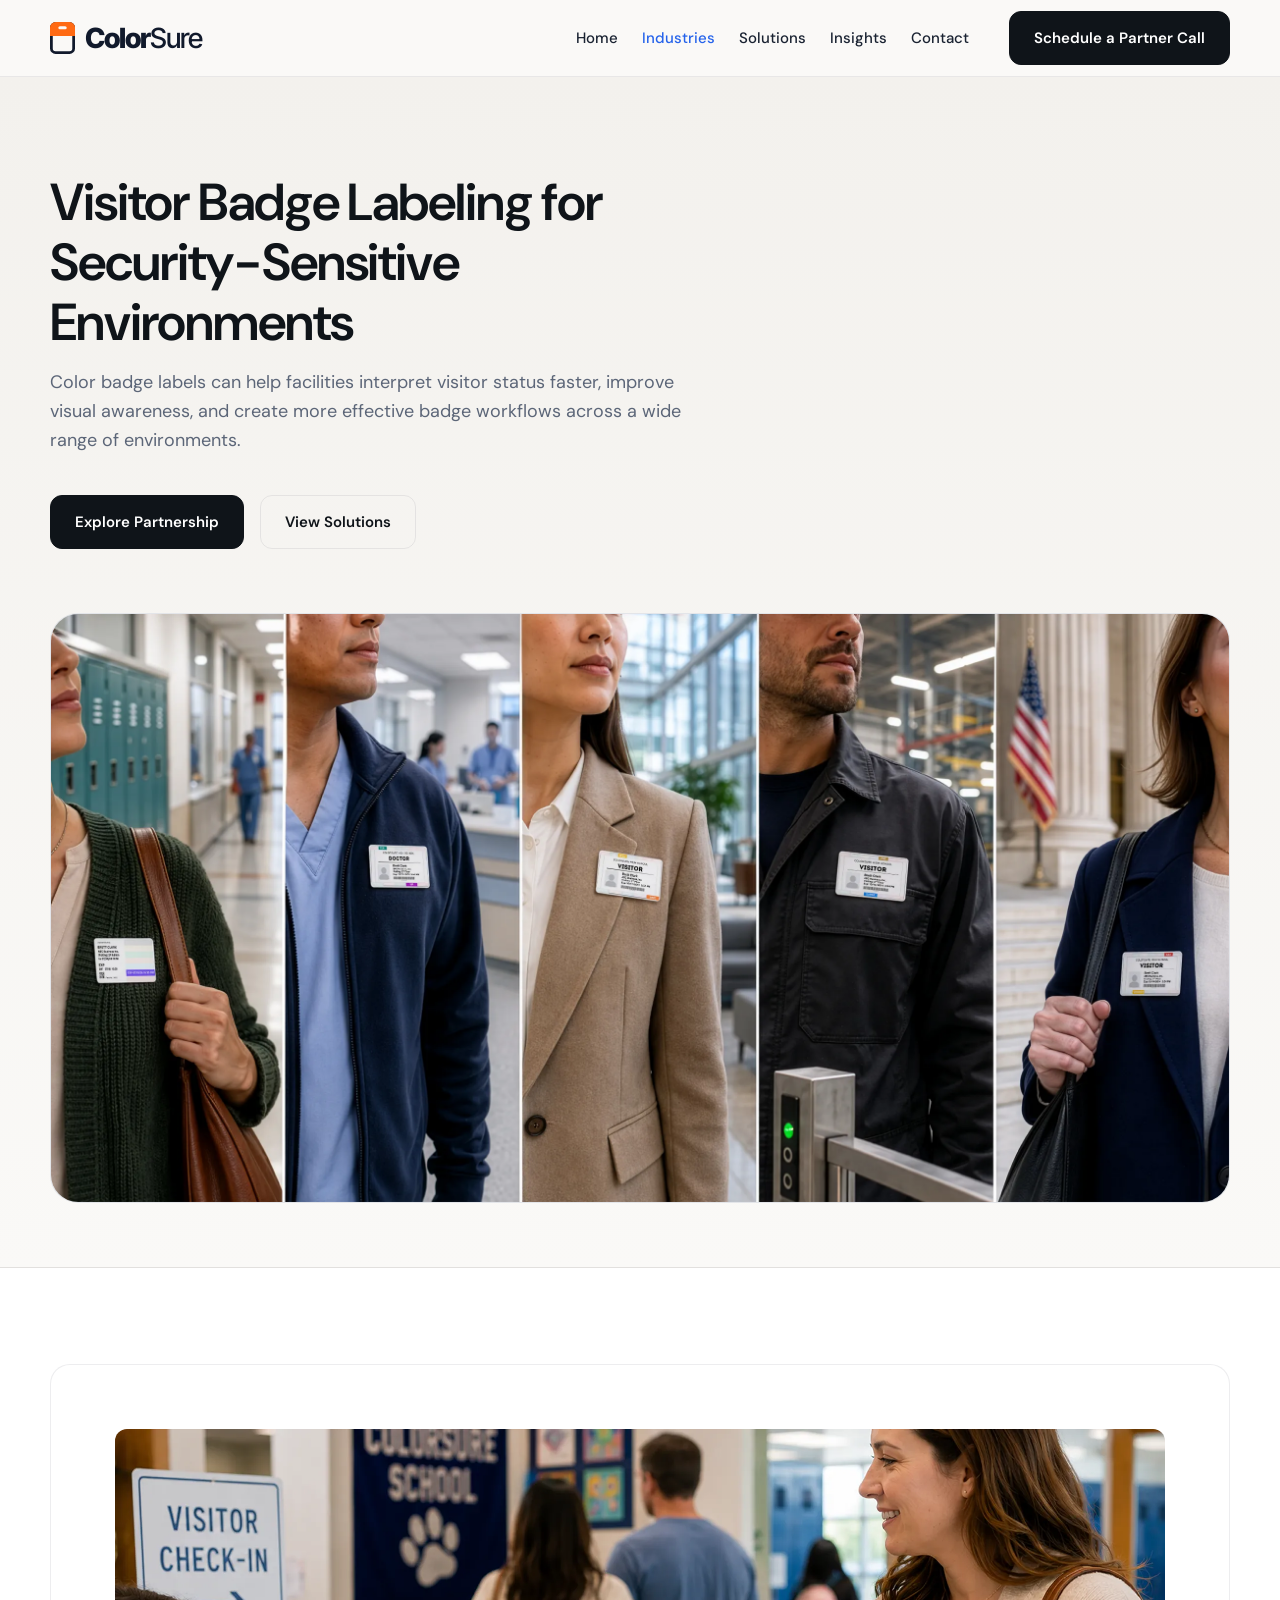
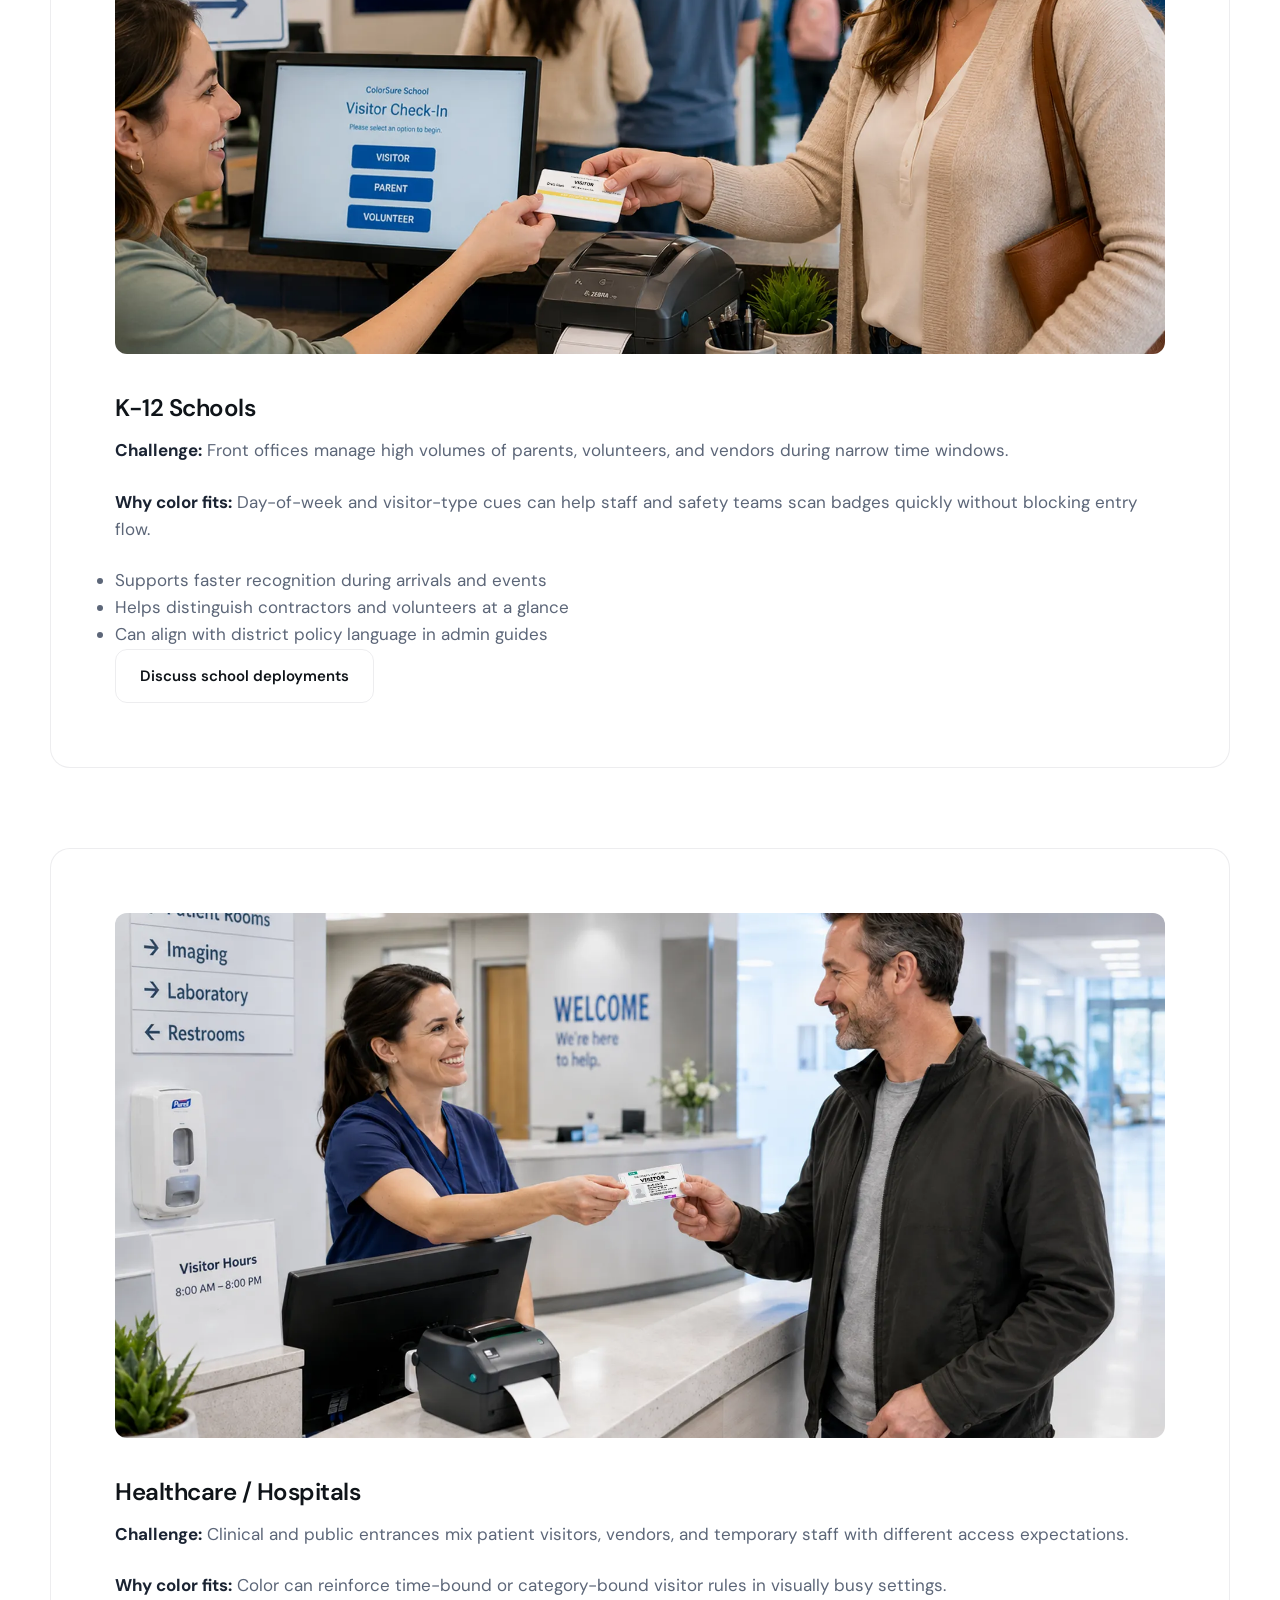
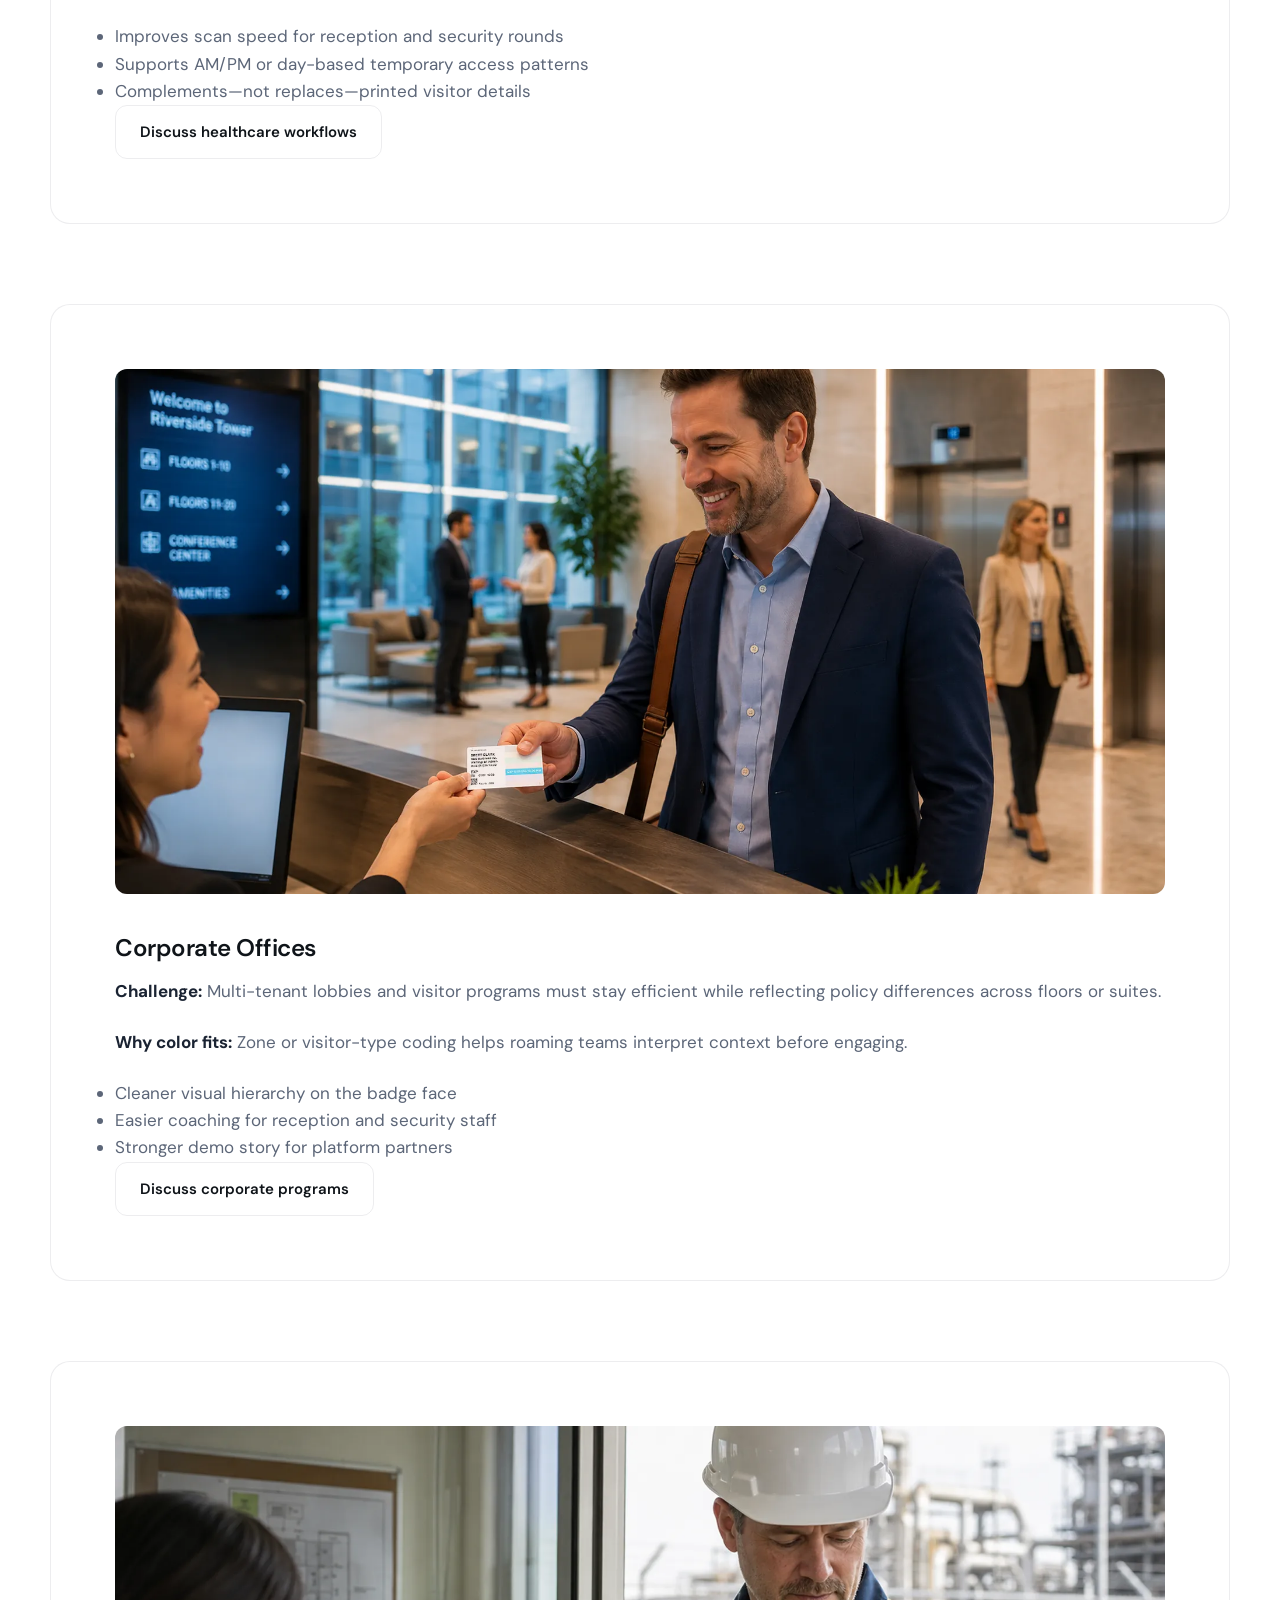
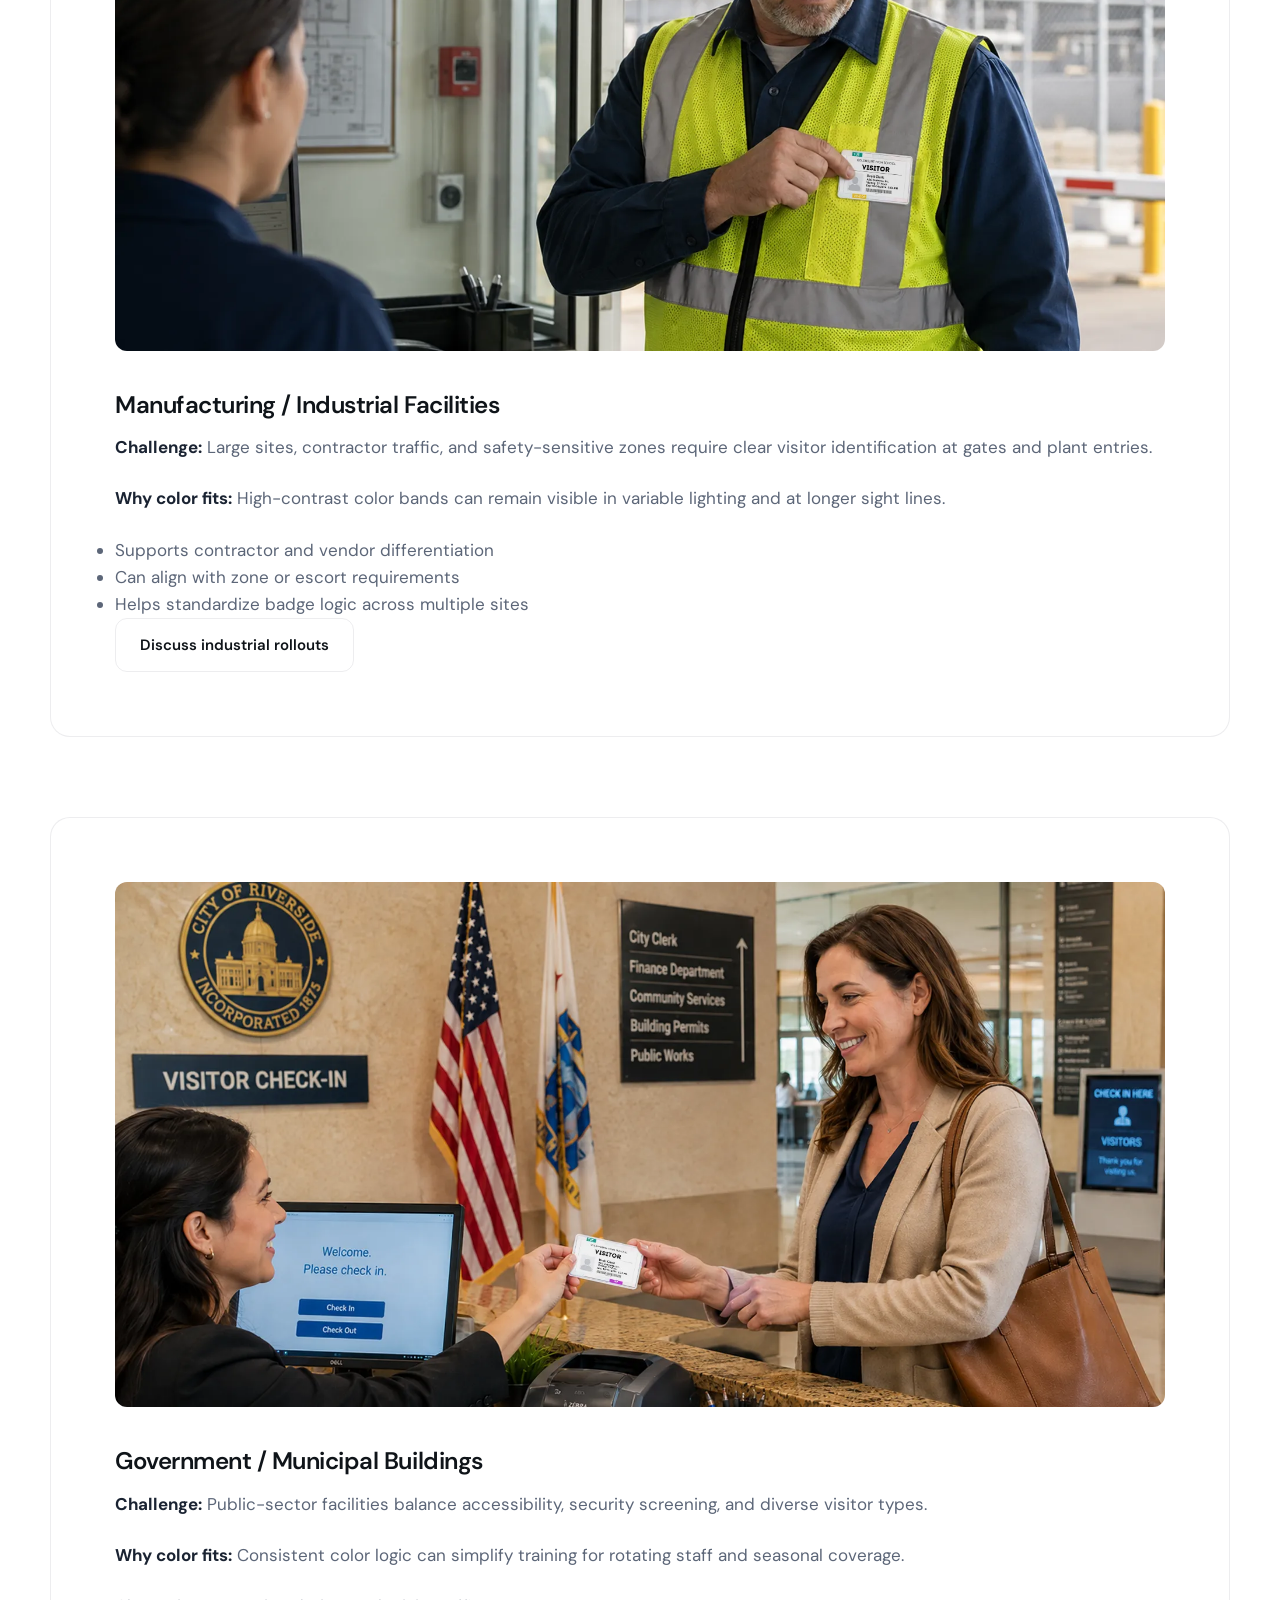
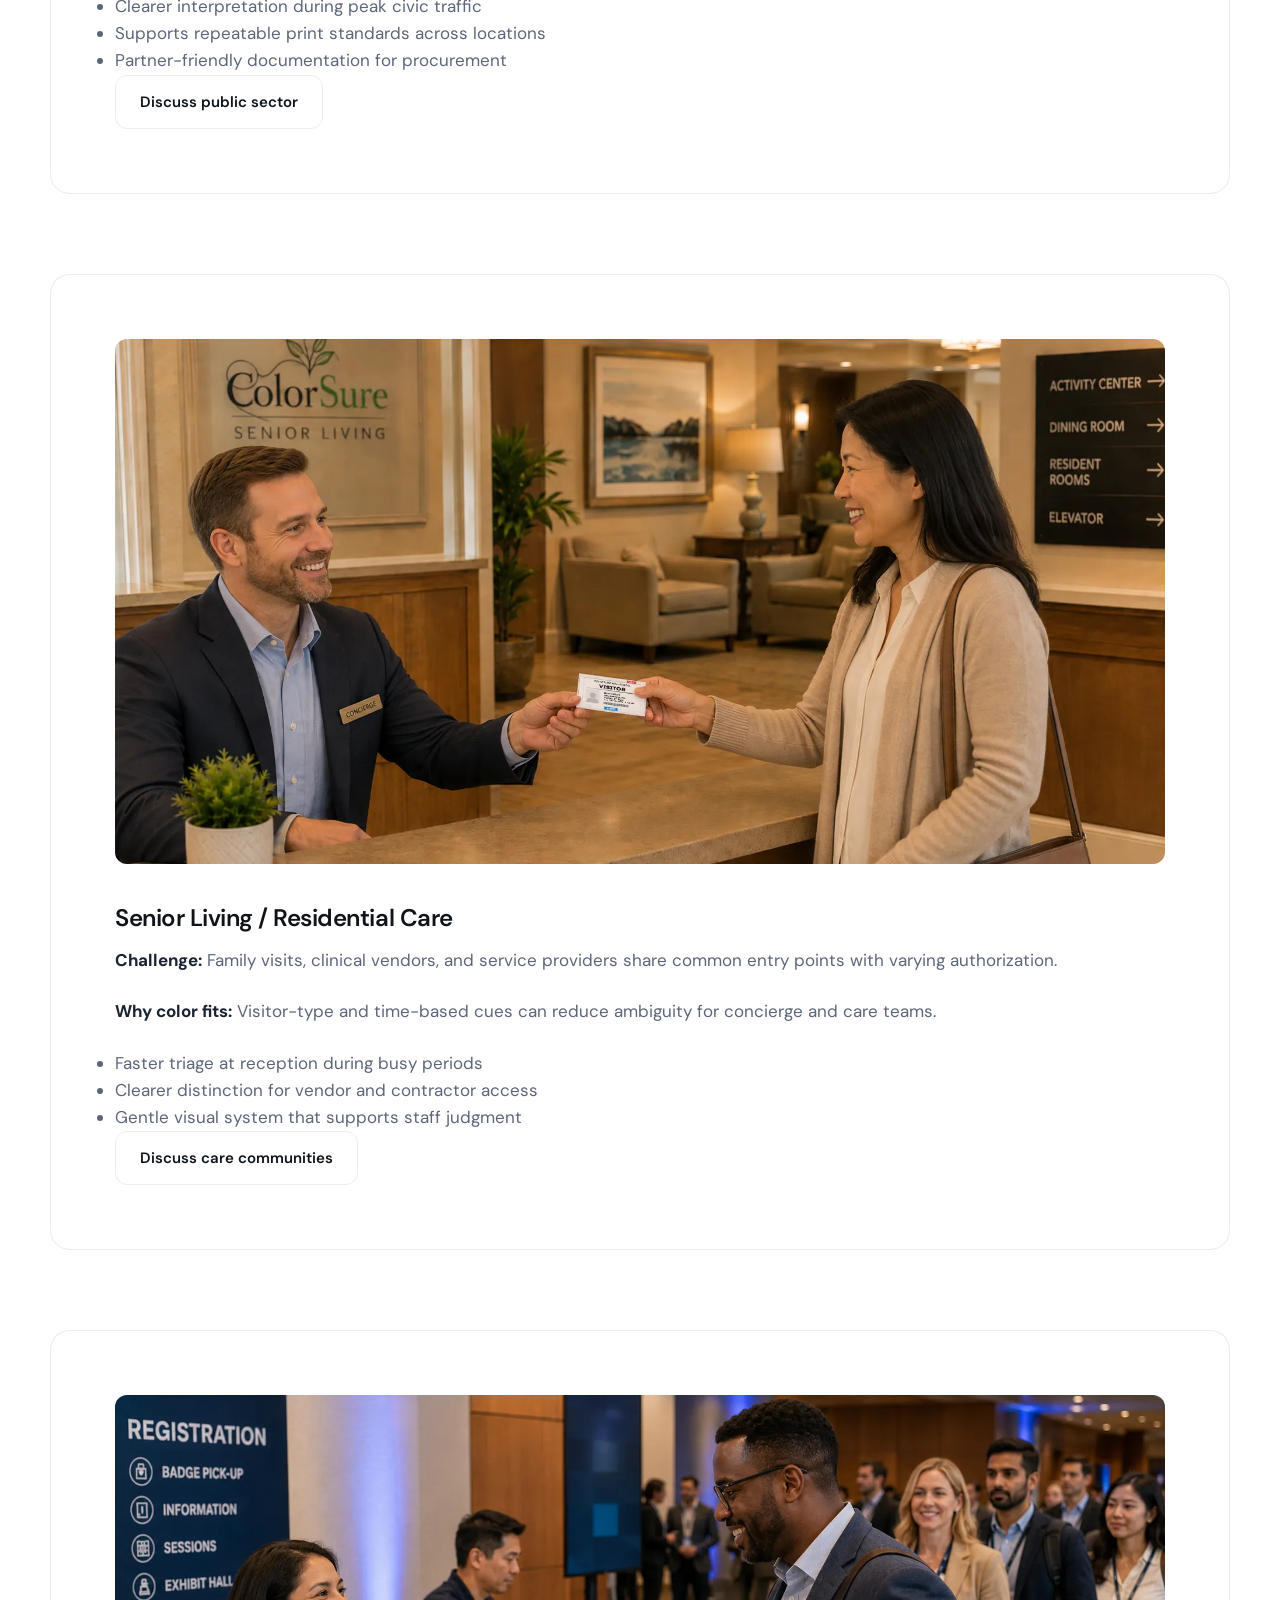
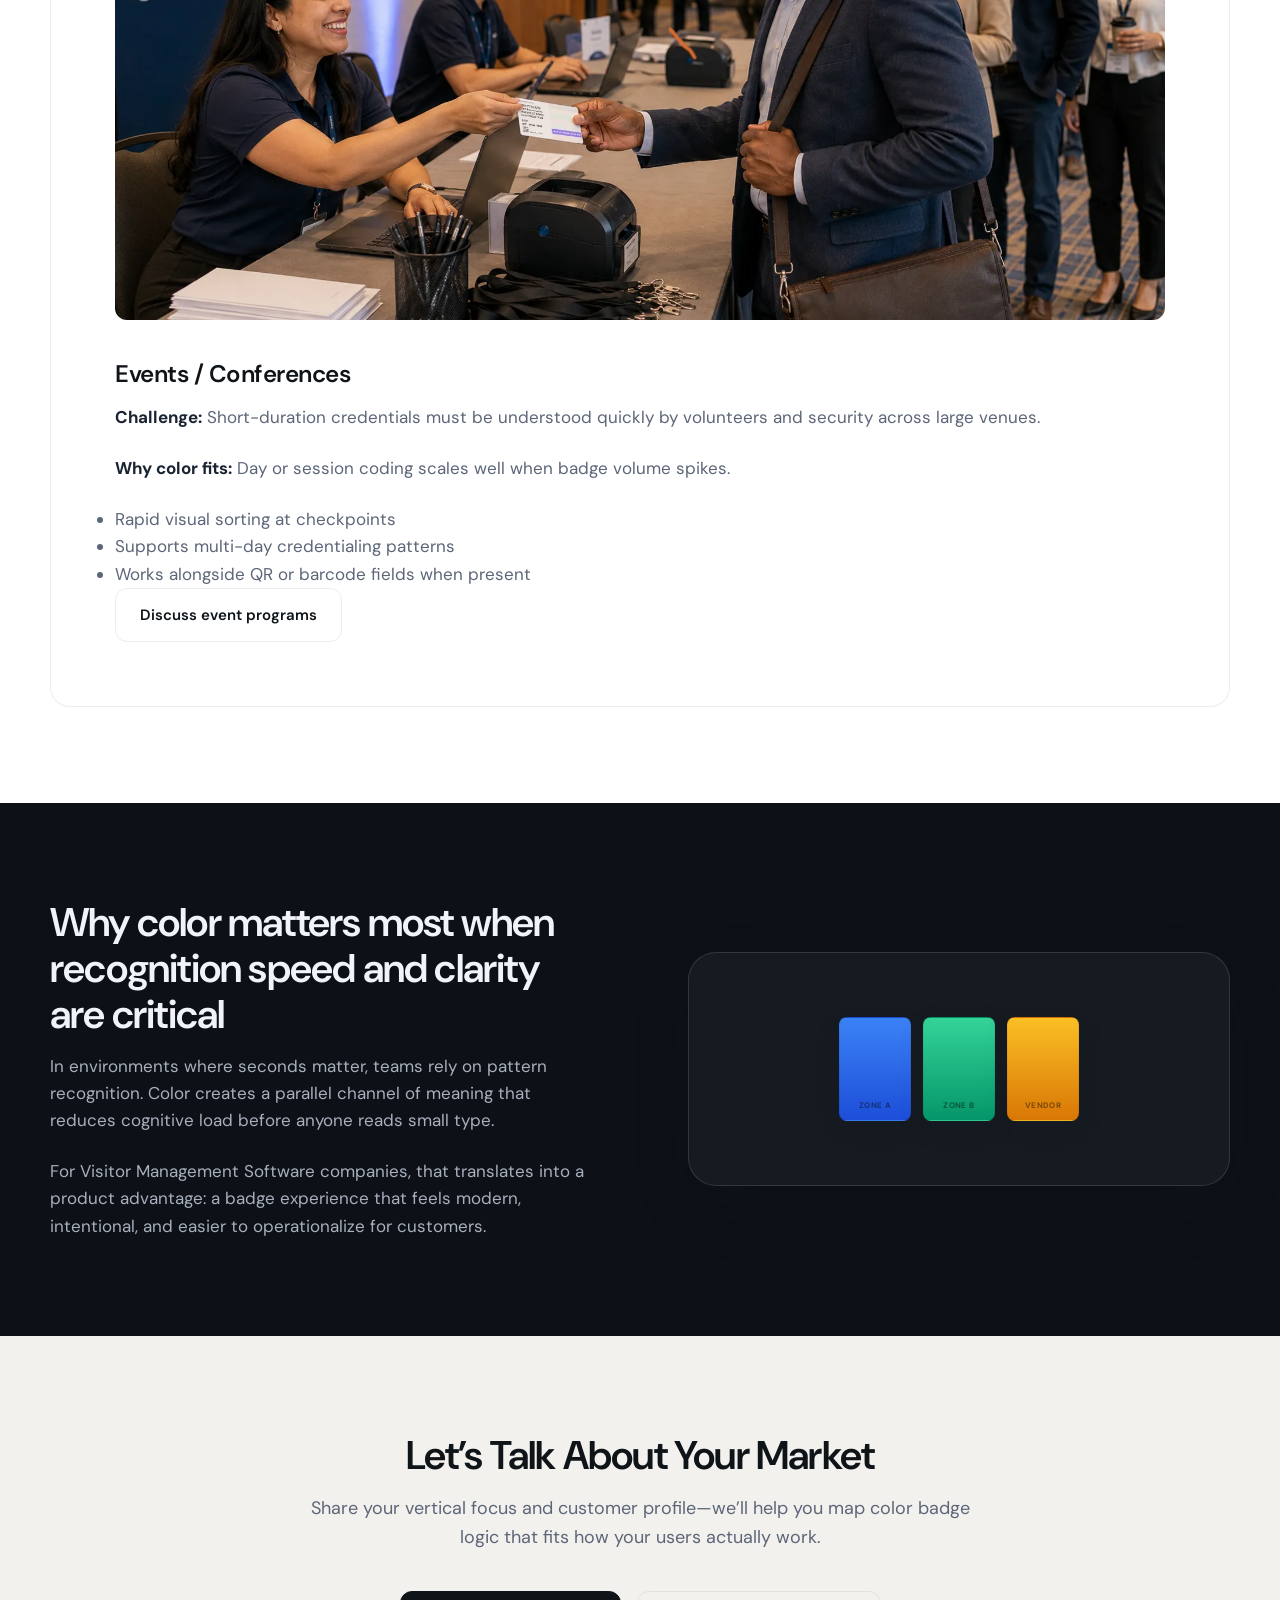
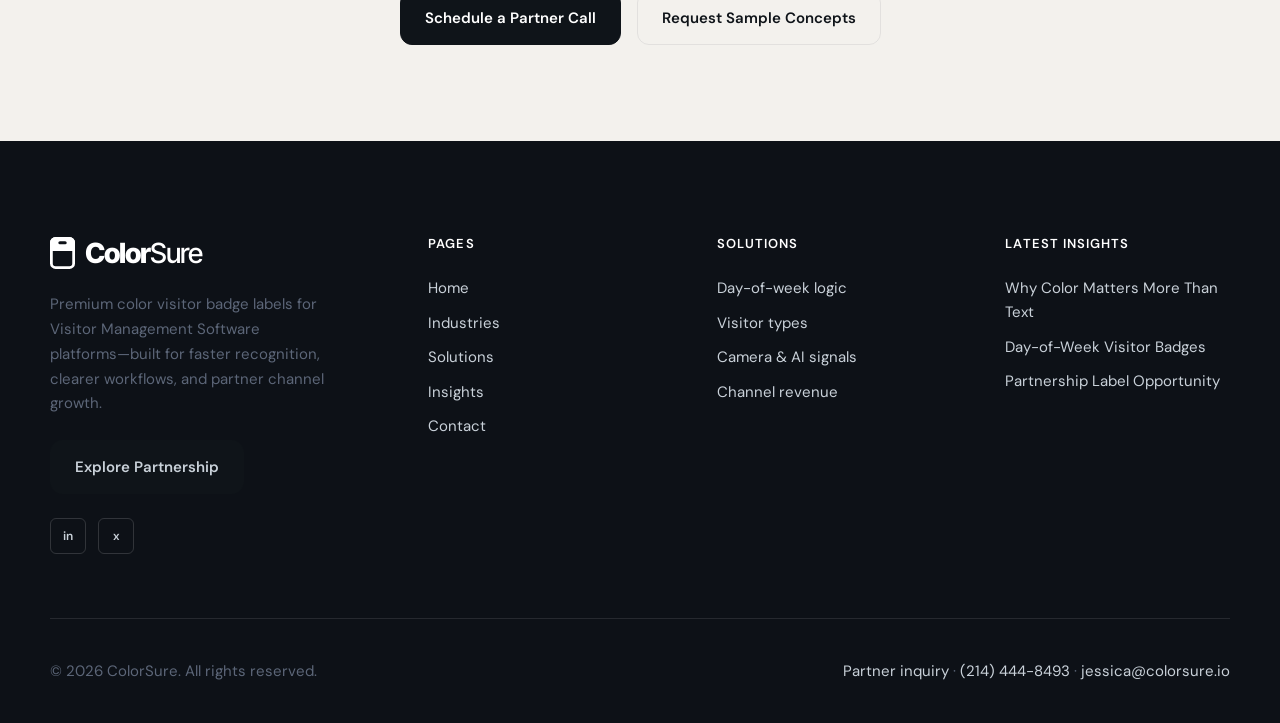
<file: industries.html>
<!DOCTYPE html>
<html lang="en">
<head>
  <meta charset="UTF-8">
  <meta name="viewport" content="width=device-width, initial-scale=1.0">
  <title>Industries — Visitor Badge Labels for Security-Sensitive Environments | ColorSure</title>
  <meta name="description" content="Color visitor badge labels for schools, hospitals, corporate offices, manufacturing, government, senior living, and events. Faster recognition where clarity matters.">
  <meta property="og:title" content="Industries — ColorSure">
  <meta property="og:description" content="Visitor badge labeling tailored to education, healthcare, corporate, industrial, and public sector environments.">
  <meta property="og:type" content="website">
  <link rel="preconnect" href="https://fonts.googleapis.com">
  <link rel="preconnect" href="https://fonts.gstatic.com" crossorigin>
  <link href="https://fonts.googleapis.com/css2?family=Inter+Tight:wght@500;800&display=swap" rel="stylesheet">
  <link href="https://fonts.googleapis.com/css2?family=DM+Sans:ital,opsz,wght@0,9..40,400;0,9..40,500;0,9..40,600;0,9..40,700&display=swap" rel="stylesheet">
  <link rel="stylesheet" href="assets/css/styles.css">
</head>
<body>
  <header class="site-header">
    <div class="site-header__inner">
      <a href="index.html" class="logo" aria-label="ColorSure home">
        <svg class="logo__svg" viewBox="0 0 252 46" aria-hidden="true">
          <mask id="cs-logo-h"><rect width="36" height="46" fill="#fff"/><rect x="12" y="6" width="12" height="4.5" rx="2.25" fill="#000"/></mask>
          <g mask="url(#cs-logo-h)"><rect x="2" y="2" width="32" height="42" rx="6" fill="none" stroke="#111A2C" stroke-width="4"/><path d="M8 0h20a8 8 0 0 1 8 8v12H0V8a8 8 0 0 1 8-8z" fill="#FF6A13"/></g>
          <text x="50" y="37.6" fill="#111A2C" font-family="'Inter Tight', 'Helvetica Neue', Arial, sans-serif" font-size="40" letter-spacing="-1.4"><tspan font-weight="800">Color</tspan><tspan font-weight="500">Sure</tspan></text>
        </svg>
      </a>
      <button type="button" class="nav-toggle" aria-expanded="false" aria-controls="site-nav" aria-label="Open menu">
        <span class="nav-toggle__bars"><span class="nav-toggle__bar"></span></span>
      </button>
      <nav id="site-nav" class="nav" aria-label="Primary">
        <ul class="nav__list">
          <li><a href="index.html" class="nav__link">Home</a></li>
          <li><a href="industries.html" class="nav__link" aria-current="page">Industries</a></li>
          <li><a href="solutions.html" class="nav__link">Solutions</a></li>
          <li><a href="insights.html" class="nav__link">Insights</a></li>
          <li><a href="contact.html" class="nav__link">Contact</a></li>
        </ul>
        <div class="nav__cta">
          <a href="contact.html" class="btn btn--primary">Schedule a Partner Call</a>
        </div>
      </nav>
    </div>
  </header>

  <main>
    <section class="page-hero" aria-labelledby="page-title">
      <div class="container">
        <h1 id="page-title">Visitor Badge Labeling for Security-Sensitive Environments</h1>
        <p class="lead">Color badge labels can help facilities interpret visitor status faster, improve visual awareness, and create more effective badge workflows across a wide range of environments.</p>
        <div class="hero__actions">
          <a href="contact.html" class="btn btn--primary">Explore Partnership</a>
          <a href="solutions.html" class="btn btn--secondary">View Solutions</a>
        </div>
        <div class="page-hero__media">
          <img src="assets/img/industries-12.webp" alt="Color visitor badges worn in a school, hospital, office, factory, and government building" width="2400" height="1200">
        </div>
      </div>
    </section>

    <section class="section section--surface" aria-label="Industries detail">
      <div class="container stack stack--lg">
        <article class="industry-card reveal">
          <div class="industry-card__image">
            <img src="assets/img/industries-13.webp" alt="A school receptionist handing a color visitor badge across the front desk" width="1800" height="900">
          </div>
          <h2 class="h3">K-12 Schools</h2>
          <p><strong class="muted" style="color:var(--color-text);">Challenge:</strong> Front offices manage high volumes of parents, volunteers, and vendors during narrow time windows.</p>
          <p><strong class="muted" style="color:var(--color-text);">Why color fits:</strong> Day-of-week and visitor-type cues can help staff and safety teams scan badges quickly without blocking entry flow.</p>
          <ul style="color:var(--color-muted);">
            <li>Supports faster recognition during arrivals and events</li>
            <li>Helps distinguish contractors and volunteers at a glance</li>
            <li>Can align with district policy language in admin guides</li>
          </ul>
          <a href="contact.html" class="btn btn--secondary">Discuss school deployments</a>
        </article>

        <article class="industry-card reveal">
          <div class="industry-card__image">
            <img src="assets/img/industries-14.webp" alt="A hospital visitor wearing a color-coded badge at a clinical reception desk" width="1800" height="900">
          </div>
          <h2 class="h3">Healthcare / Hospitals</h2>
          <p><strong class="muted" style="color:var(--color-text);">Challenge:</strong> Clinical and public entrances mix patient visitors, vendors, and temporary staff with different access expectations.</p>
          <p><strong class="muted" style="color:var(--color-text);">Why color fits:</strong> Color can reinforce time-bound or category-bound visitor rules in visually busy settings.</p>
          <ul style="color:var(--color-muted);">
            <li>Improves scan speed for reception and security rounds</li>
            <li>Supports AM/PM or day-based temporary access patterns</li>
            <li>Complements—not replaces—printed visitor details</li>
          </ul>
          <a href="contact.html" class="btn btn--secondary">Discuss healthcare workflows</a>
        </article>

        <article class="industry-card reveal">
          <div class="industry-card__image">
            <img src="assets/img/industries-15.webp" alt="A visitor with a color badge checking in at a corporate lobby desk" width="1800" height="900">
          </div>
          <h2 class="h3">Corporate Offices</h2>
          <p><strong class="muted" style="color:var(--color-text);">Challenge:</strong> Multi-tenant lobbies and visitor programs must stay efficient while reflecting policy differences across floors or suites.</p>
          <p><strong class="muted" style="color:var(--color-text);">Why color fits:</strong> Zone or visitor-type coding helps roaming teams interpret context before engaging.</p>
          <ul style="color:var(--color-muted);">
            <li>Cleaner visual hierarchy on the badge face</li>
            <li>Easier coaching for reception and security staff</li>
            <li>Stronger demo story for platform partners</li>
          </ul>
          <a href="contact.html" class="btn btn--secondary">Discuss corporate programs</a>
        </article>

        <article class="industry-card reveal">
          <div class="industry-card__image">
            <img src="assets/img/industries-16.webp" alt="A contractor wearing a color visitor badge at an industrial site entrance" width="1800" height="900">
          </div>
          <h2 class="h3">Manufacturing / Industrial Facilities</h2>
          <p><strong class="muted" style="color:var(--color-text);">Challenge:</strong> Large sites, contractor traffic, and safety-sensitive zones require clear visitor identification at gates and plant entries.</p>
          <p><strong class="muted" style="color:var(--color-text);">Why color fits:</strong> High-contrast color bands can remain visible in variable lighting and at longer sight lines.</p>
          <ul style="color:var(--color-muted);">
            <li>Supports contractor and vendor differentiation</li>
            <li>Can align with zone or escort requirements</li>
            <li>Helps standardize badge logic across multiple sites</li>
          </ul>
          <a href="contact.html" class="btn btn--secondary">Discuss industrial rollouts</a>
        </article>

        <article class="industry-card reveal">
          <div class="industry-card__image">
            <img src="assets/img/industries-17.webp" alt="A visitor with a color badge at a government building security desk" width="1800" height="900">
          </div>
          <h2 class="h3">Government / Municipal Buildings</h2>
          <p><strong class="muted" style="color:var(--color-text);">Challenge:</strong> Public-sector facilities balance accessibility, security screening, and diverse visitor types.</p>
          <p><strong class="muted" style="color:var(--color-text);">Why color fits:</strong> Consistent color logic can simplify training for rotating staff and seasonal coverage.</p>
          <ul style="color:var(--color-muted);">
            <li>Clearer interpretation during peak civic traffic</li>
            <li>Supports repeatable print standards across locations</li>
            <li>Partner-friendly documentation for procurement</li>
          </ul>
          <a href="contact.html" class="btn btn--secondary">Discuss public sector</a>
        </article>

        <article class="industry-card reveal">
          <div class="industry-card__image">
            <img src="assets/img/industries-18.webp" alt="A family visitor wearing a color badge at a senior living reception desk" width="1800" height="900">
          </div>
          <h2 class="h3">Senior Living / Residential Care</h2>
          <p><strong class="muted" style="color:var(--color-text);">Challenge:</strong> Family visits, clinical vendors, and service providers share common entry points with varying authorization.</p>
          <p><strong class="muted" style="color:var(--color-text);">Why color fits:</strong> Visitor-type and time-based cues can reduce ambiguity for concierge and care teams.</p>
          <ul style="color:var(--color-muted);">
            <li>Faster triage at reception during busy periods</li>
            <li>Clearer distinction for vendor and contractor access</li>
            <li>Gentle visual system that supports staff judgment</li>
          </ul>
          <a href="contact.html" class="btn btn--secondary">Discuss care communities</a>
        </article>

        <article class="industry-card reveal">
          <div class="industry-card__image">
            <img src="assets/img/industries-19.webp" alt="Conference attendees wearing color-coded visitor badges at a venue entrance" width="1800" height="900">
          </div>
          <h2 class="h3">Events / Conferences</h2>
          <p><strong class="muted" style="color:var(--color-text);">Challenge:</strong> Short-duration credentials must be understood quickly by volunteers and security across large venues.</p>
          <p><strong class="muted" style="color:var(--color-text);">Why color fits:</strong> Day or session coding scales well when badge volume spikes.</p>
          <ul style="color:var(--color-muted);">
            <li>Rapid visual sorting at checkpoints</li>
            <li>Supports multi-day credentialing patterns</li>
            <li>Works alongside QR or barcode fields when present</li>
          </ul>
          <a href="contact.html" class="btn btn--secondary">Discuss event programs</a>
        </article>
      </div>
    </section>

    <section class="section section--dark" aria-labelledby="why-speed-heading">
      <div class="container split">
        <div class="reveal">
          <h2 id="why-speed-heading" class="h2">Why color matters most when recognition speed and clarity are critical</h2>
          <p style="color:#a8b0bd;">In environments where seconds matter, teams rely on pattern recognition. Color creates a parallel channel of meaning that reduces cognitive load before anyone reads small type.</p>
          <p style="color:#a8b0bd;">For Visitor Management Software companies, that translates into a product advantage: a badge experience that feels modern, intentional, and easier to operationalize for customers.</p>
        </div>
        <div class="reveal hero__visual" style="border-color:rgba(255,255,255,0.12);background:var(--color-dark-elevated);">
          <div class="visual-badge" style="background:transparent;min-height:220px;">
            <div class="visual-badge__row">
              <div class="badge-chip badge-chip--blue">Zone A</div>
              <div class="badge-chip badge-chip--green">Zone B</div>
              <div class="badge-chip badge-chip--amber">Vendor</div>
            </div>
          </div>
        </div>
      </div>
    </section>

    <section class="cta-banner section--muted">
      <div class="container text-center reveal">
        <h2 class="h2">Let’s Talk About Your Market</h2>
        <p class="lead" style="margin-inline:auto;">Share your vertical focus and customer profile—we’ll help you map color badge logic that fits how your users actually work.</p>
        <div class="cta-banner__actions">
          <a href="contact.html" class="btn btn--primary">Schedule a Partner Call</a>
          <a href="solutions.html" class="btn btn--secondary">Request Sample Concepts</a>
        </div>
      </div>
    </section>
  </main>

  <footer class="site-footer">
    <div class="container">
      <div class="site-footer__grid">
        <div>
          <a href="index.html" class="site-footer__brand" aria-label="ColorSure home">
            <svg class="logo__svg" viewBox="0 0 252 46" aria-hidden="true">
              <mask id="cs-logo-f"><rect width="36" height="46" fill="#fff"/><rect x="12" y="6" width="12" height="4.5" rx="2.25" fill="#000"/></mask>
              <g mask="url(#cs-logo-f)"><rect x="2" y="2" width="32" height="42" rx="6" fill="none" stroke="#FFFFFF" stroke-width="4"/><path d="M8 0h20a8 8 0 0 1 8 8v12H0V8a8 8 0 0 1 8-8z" fill="#FFFFFF"/></g>
              <text x="50" y="37.6" fill="#FFFFFF" font-family="'Inter Tight', 'Helvetica Neue', Arial, sans-serif" font-size="40" letter-spacing="-1.4"><tspan font-weight="800">Color</tspan><tspan font-weight="500">Sure</tspan></text>
            </svg>
          </a>
          <p class="site-footer__desc">Premium color visitor badge labels for Visitor Management Software platforms—built for faster recognition, clearer workflows, and partner channel growth.</p>
          <p style="margin:0 0 var(--space-sm);"><a href="contact.html" class="btn btn--primary">Explore Partnership</a></p>
          <div class="site-footer__social" aria-label="Social links">
            <a href="#" aria-label="LinkedIn (placeholder)">in</a>
            <a href="#" aria-label="X (placeholder)">x</a>
          </div>
        </div>
        <div>
          <h4>Pages</h4>
          <ul>
            <li><a href="index.html">Home</a></li>
            <li><a href="industries.html">Industries</a></li>
            <li><a href="solutions.html">Solutions</a></li>
            <li><a href="insights.html">Insights</a></li>
            <li><a href="contact.html">Contact</a></li>
          </ul>
        </div>
        <div>
          <h4>Solutions</h4>
          <ul>
            <li><a href="solutions.html#dow">Day-of-week logic</a></li>
            <li><a href="solutions.html#types">Visitor types</a></li>
            <li><a href="solutions.html#ai">Camera &amp; AI signals</a></li>
            <li><a href="solutions.html#revenue">Channel revenue</a></li>
          </ul>
        </div>
        <div>
          <h4>Latest Insights</h4>
          <ul>
            <li><a href="insights.html">Why Color Matters More Than Text</a></li>
            <li><a href="insights.html">Day-of-Week Visitor Badges</a></li>
            <li><a href="insights.html">Partnership Label Opportunity</a></li>
          </ul>
        </div>
      </div>
      <div class="site-footer__bottom">
        <p style="margin:0;">© <span id="y"></span> ColorSure. All rights reserved.</p>
        <p style="margin:0;"><a href="contact.html">Partner inquiry</a> · <a href="tel:+12144448493">(214) 444-8493</a> · <a href="mailto:jessica@colorsure.io">jessica@colorsure.io</a></p>
      </div>
    </div>
  </footer>
  <script>document.getElementById("y").textContent = new Date().getFullYear();</script>
  <script src="assets/js/main.js" defer></script>
</body>
</html>
</file>
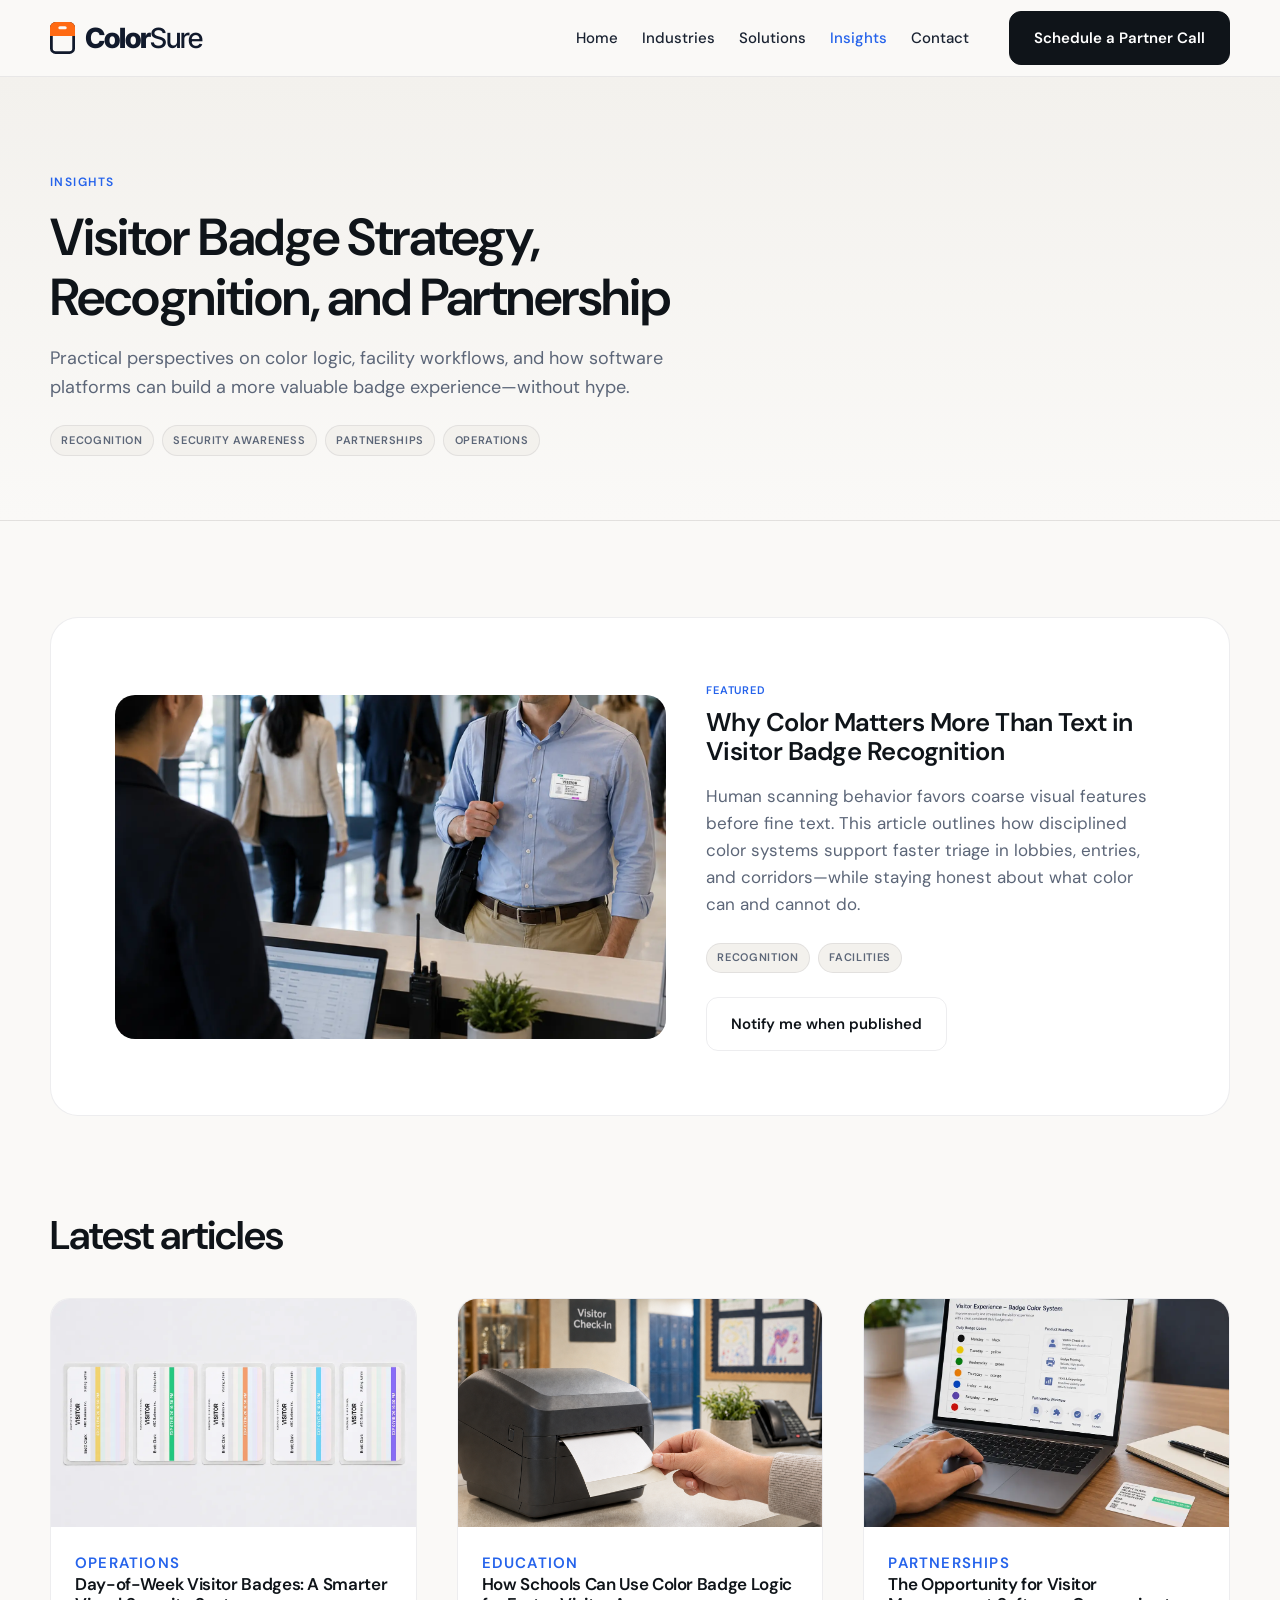
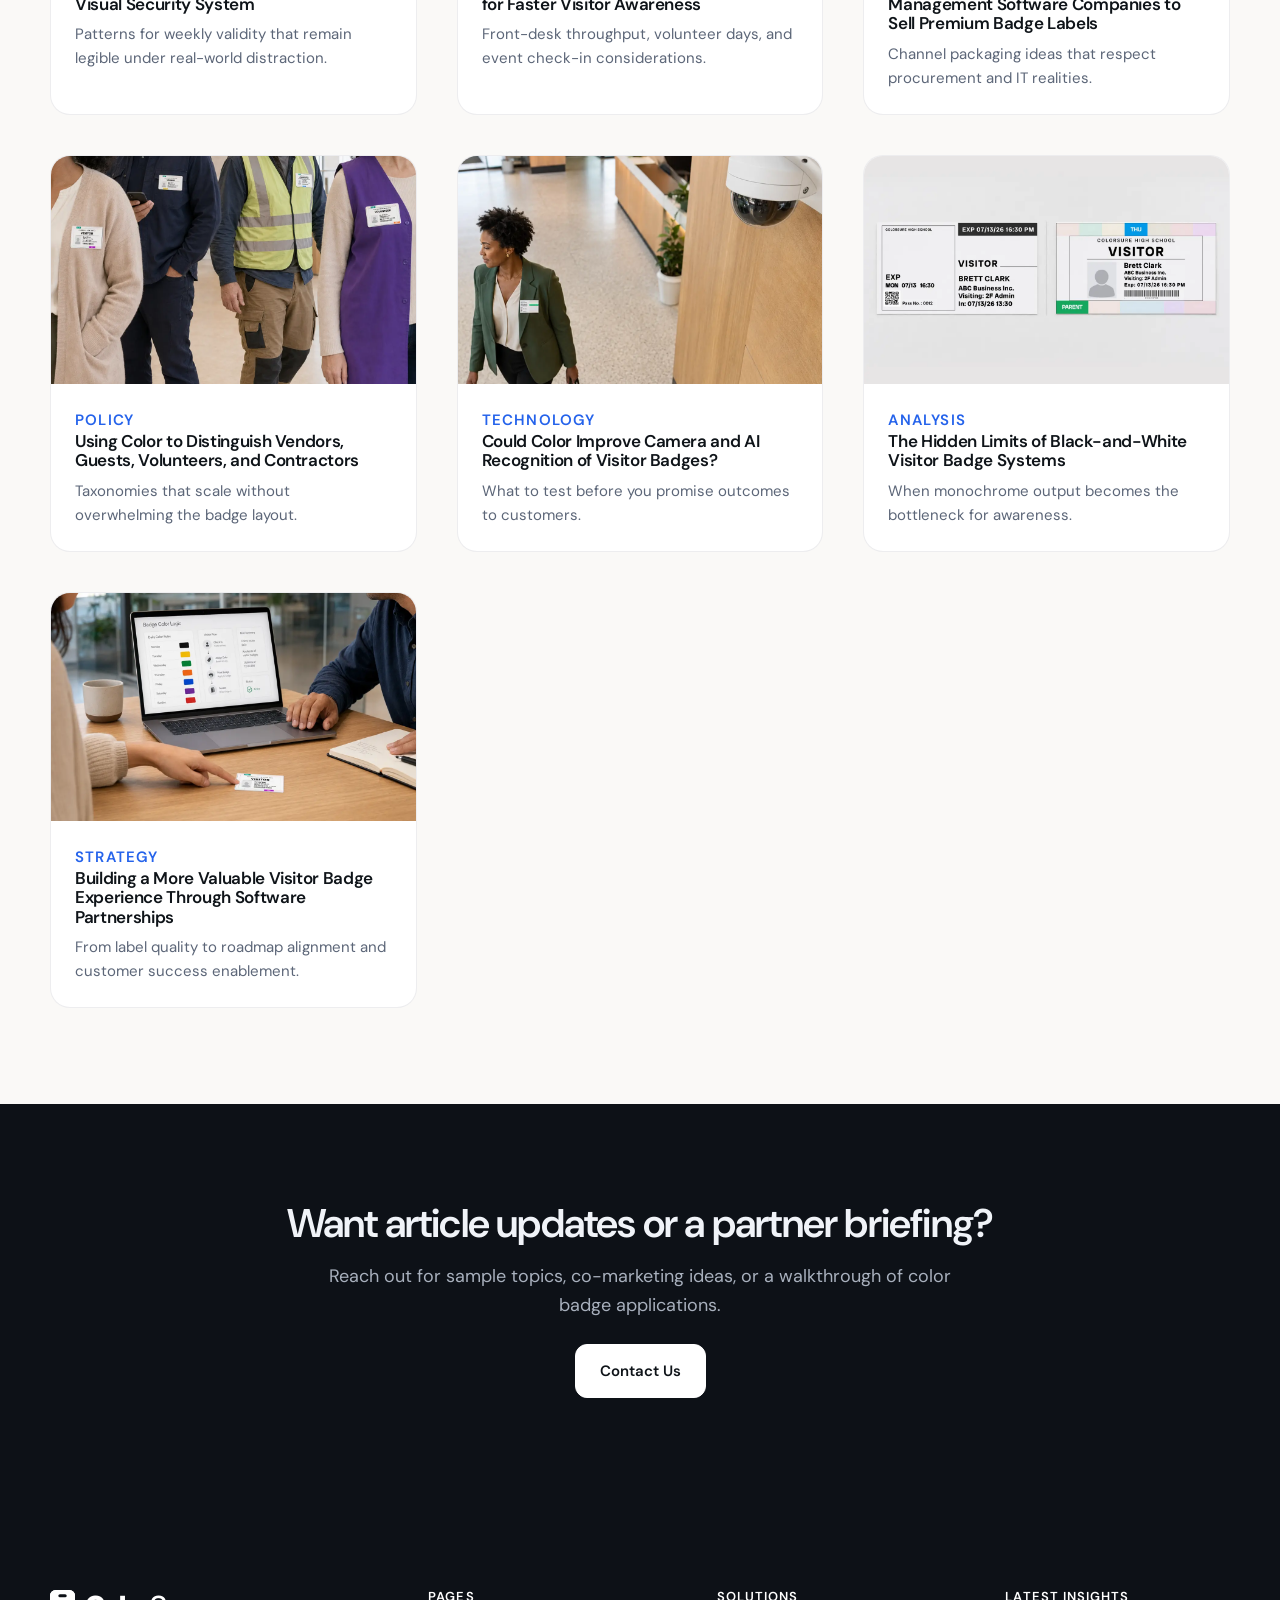
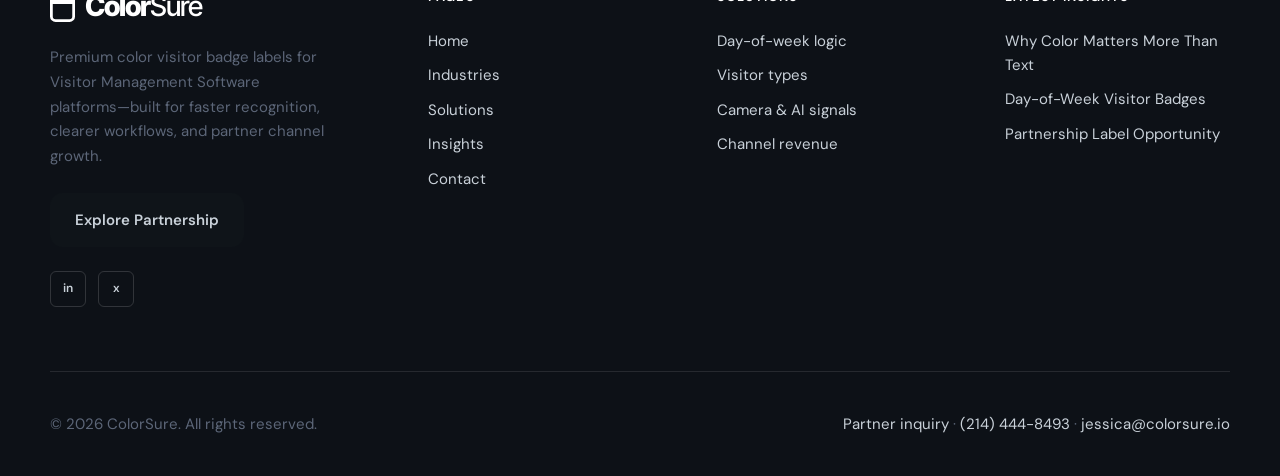
<file: insights.html>
<!DOCTYPE html>
<html lang="en">
<head>
  <meta charset="UTF-8">
  <meta name="viewport" content="width=device-width, initial-scale=1.0">
  <title>Insights — Visitor Badge Best Practices &amp; Color Badge Security | ColorSure</title>
  <meta name="description" content="Editorial insights on visitor badge best practices, color badge security patterns, and partnership opportunities for visitor management platforms.">
  <meta property="og:title" content="Insights — ColorSure">
  <meta property="og:description" content="Articles on color visitor badges, recognition, and software partnerships.">
  <meta property="og:type" content="website">
  <link rel="preconnect" href="https://fonts.googleapis.com">
  <link rel="preconnect" href="https://fonts.gstatic.com" crossorigin>
  <link href="https://fonts.googleapis.com/css2?family=Inter+Tight:wght@500;800&display=swap" rel="stylesheet">
  <link href="https://fonts.googleapis.com/css2?family=DM+Sans:ital,opsz,wght@0,9..40,400;0,9..40,500;0,9..40,600;0,9..40,700&display=swap" rel="stylesheet">
  <link rel="stylesheet" href="assets/css/styles.css">
</head>
<body>
  <header class="site-header">
    <div class="site-header__inner">
      <a href="index.html" class="logo" aria-label="ColorSure home">
        <svg class="logo__svg" viewBox="0 0 252 46" aria-hidden="true">
          <mask id="cs-logo-h"><rect width="36" height="46" fill="#fff"/><rect x="12" y="6" width="12" height="4.5" rx="2.25" fill="#000"/></mask>
          <g mask="url(#cs-logo-h)"><rect x="2" y="2" width="32" height="42" rx="6" fill="none" stroke="#111A2C" stroke-width="4"/><path d="M8 0h20a8 8 0 0 1 8 8v12H0V8a8 8 0 0 1 8-8z" fill="#FF6A13"/></g>
          <text x="50" y="37.6" fill="#111A2C" font-family="'Inter Tight', 'Helvetica Neue', Arial, sans-serif" font-size="40" letter-spacing="-1.4"><tspan font-weight="800">Color</tspan><tspan font-weight="500">Sure</tspan></text>
        </svg>
      </a>
      <button type="button" class="nav-toggle" aria-expanded="false" aria-controls="site-nav" aria-label="Open menu">
        <span class="nav-toggle__bars"><span class="nav-toggle__bar"></span></span>
      </button>
      <nav id="site-nav" class="nav" aria-label="Primary">
        <ul class="nav__list">
          <li><a href="index.html" class="nav__link">Home</a></li>
          <li><a href="industries.html" class="nav__link">Industries</a></li>
          <li><a href="solutions.html" class="nav__link">Solutions</a></li>
          <li><a href="insights.html" class="nav__link" aria-current="page">Insights</a></li>
          <li><a href="contact.html" class="nav__link">Contact</a></li>
        </ul>
        <div class="nav__cta">
          <a href="contact.html" class="btn btn--primary">Schedule a Partner Call</a>
        </div>
      </nav>
    </div>
  </header>

  <main>
    <section class="page-hero" aria-labelledby="page-title">
      <div class="container">
        <span class="eyebrow">Insights</span>
        <h1 id="page-title">Visitor Badge Strategy, Recognition, and Partnership</h1>
        <p class="lead">Practical perspectives on color logic, facility workflows, and how software platforms can build a more valuable badge experience—without hype.</p>
        <div class="tag-list" aria-label="Topics">
          <span class="tag">Recognition</span>
          <span class="tag">Security awareness</span>
          <span class="tag">Partnerships</span>
          <span class="tag">Operations</span>
        </div>
      </div>
    </section>

    <section class="section" aria-labelledby="featured-heading">
      <div class="container">
        <h2 id="featured-heading" class="sr-only">Featured article</h2>
        <article class="featured-article reveal">
          <div class="featured-article__visual">
            <img src="assets/img/insights-20.webp" alt="A receptionist seeing a visitor’s color badge from across a lobby desk" width="1600" height="1000">
          </div>
          <div>
            <p class="article-card__tag">Featured</p>
            <h2 class="h2" style="font-size:clamp(1.5rem,2vw,2rem);"><a href="#" style="color:var(--color-ink);">Why Color Matters More Than Text in Visitor Badge Recognition</a></h2>
            <p>Human scanning behavior favors coarse visual features before fine text. This article outlines how disciplined color systems support faster triage in lobbies, entries, and corridors—while staying honest about what color can and cannot do.</p>
            <div class="tag-list">
              <span class="tag">Recognition</span>
              <span class="tag">Facilities</span>
            </div>
            <p style="margin-top:var(--space-md);margin-bottom:0;"><a href="contact.html" class="btn btn--secondary">Notify me when published</a></p>
          </div>
        </article>

        <h2 class="h3" style="font-size:var(--text-h2);margin-bottom:var(--space-lg);">Latest articles</h2>
        <div class="article-grid" style="grid-template-columns:repeat(auto-fill,minmax(280px,1fr));">
          <article class="article-card reveal">
            <div class="article-card__image">
              <img src="assets/img/insights-21.webp" alt="Visitor badges arranged by day of the week, each with its own color" width="1200" height="900">
            </div>
            <div class="article-card__body">
              <p class="article-card__tag">Operations</p>
              <h3><a href="#">Day-of-Week Visitor Badges: A Smarter Visual Security System</a></h3>
              <p>Patterns for weekly validity that remain legible under real-world distraction.</p>
            </div>
          </article>
          <article class="article-card reveal">
            <div class="article-card__image">
              <img src="assets/img/insights-22.png" alt="A badge printer at a school visitor check-in desk" width="1448" height="1086">
            </div>
            <div class="article-card__body">
              <p class="article-card__tag">Education</p>
              <h3><a href="#">How Schools Can Use Color Badge Logic for Faster Visitor Awareness</a></h3>
              <p>Front-desk throughput, volunteer days, and event check-in considerations.</p>
            </div>
          </article>
          <article class="article-card reveal">
            <div class="article-card__image">
              <img src="assets/img/insights-23.webp" alt="Software partners reviewing color badge label options on a laptop" width="1200" height="900">
            </div>
            <div class="article-card__body">
              <p class="article-card__tag">Partnerships</p>
              <h3><a href="#">The Opportunity for Visitor Management Software Companies to Sell Premium Badge Labels</a></h3>
              <p>Channel packaging ideas that respect procurement and IT realities.</p>
            </div>
          </article>
          <article class="article-card reveal">
            <div class="article-card__image">
              <img src="assets/img/insights-24.webp" alt="Visitor badges in different colors for guests, vendors, volunteers, and contractors" width="1200" height="900">
            </div>
            <div class="article-card__body">
              <p class="article-card__tag">Policy</p>
              <h3><a href="#">Using Color to Distinguish Vendors, Guests, Volunteers, and Contractors</a></h3>
              <p>Taxonomies that scale without overwhelming the badge layout.</p>
            </div>
          </article>
          <article class="article-card reveal">
            <div class="article-card__image">
              <img src="assets/img/insights-25.webp" alt="A camera view of a visitor badge with a color band that stays readable at a distance" width="1200" height="900">
            </div>
            <div class="article-card__body">
              <p class="article-card__tag">Technology</p>
              <h3><a href="#">Could Color Improve Camera and AI Recognition of Visitor Badges?</a></h3>
              <p>What to test before you promise outcomes to customers.</p>
            </div>
          </article>
          <article class="article-card reveal">
            <div class="article-card__image">
              <img src="assets/img/insights-26.webp" alt="A black-and-white visitor badge beside a color badge, showing how little the monochrome badge stands out" width="1200" height="900">
            </div>
            <div class="article-card__body">
              <p class="article-card__tag">Analysis</p>
              <h3><a href="#">The Hidden Limits of Black-and-White Visitor Badge Systems</a></h3>
              <p>When monochrome output becomes the bottleneck for awareness.</p>
            </div>
          </article>
          <article class="article-card reveal">
            <div class="article-card__image">
              <img src="assets/img/insights-27.webp" alt="A software team planning a color badge partnership around printed label samples" width="1200" height="900">
            </div>
            <div class="article-card__body">
              <p class="article-card__tag">Strategy</p>
              <h3><a href="#">Building a More Valuable Visitor Badge Experience Through Software Partnerships</a></h3>
              <p>From label quality to roadmap alignment and customer success enablement.</p>
            </div>
          </article>
        </div>
      </div>
    </section>

    <section class="cta-banner section--dark">
      <div class="container text-center reveal">
        <h2 class="h2">Want article updates or a partner briefing?</h2>
        <p class="lead" style="color:#a8b0bd;margin-inline:auto;">Reach out for sample topics, co-marketing ideas, or a walkthrough of color badge applications.</p>
        <a href="contact.html" class="btn btn--primary">Contact Us</a>
      </div>
    </section>
  </main>

  <footer class="site-footer">
    <div class="container">
      <div class="site-footer__grid">
        <div>
          <a href="index.html" class="site-footer__brand" aria-label="ColorSure home">
            <svg class="logo__svg" viewBox="0 0 252 46" aria-hidden="true">
              <mask id="cs-logo-f"><rect width="36" height="46" fill="#fff"/><rect x="12" y="6" width="12" height="4.5" rx="2.25" fill="#000"/></mask>
              <g mask="url(#cs-logo-f)"><rect x="2" y="2" width="32" height="42" rx="6" fill="none" stroke="#FFFFFF" stroke-width="4"/><path d="M8 0h20a8 8 0 0 1 8 8v12H0V8a8 8 0 0 1 8-8z" fill="#FFFFFF"/></g>
              <text x="50" y="37.6" fill="#FFFFFF" font-family="'Inter Tight', 'Helvetica Neue', Arial, sans-serif" font-size="40" letter-spacing="-1.4"><tspan font-weight="800">Color</tspan><tspan font-weight="500">Sure</tspan></text>
            </svg>
          </a>
          <p class="site-footer__desc">Premium color visitor badge labels for Visitor Management Software platforms—built for faster recognition, clearer workflows, and partner channel growth.</p>
          <p style="margin:0 0 var(--space-sm);"><a href="contact.html" class="btn btn--primary">Explore Partnership</a></p>
          <div class="site-footer__social" aria-label="Social links">
            <a href="#" aria-label="LinkedIn (placeholder)">in</a>
            <a href="#" aria-label="X (placeholder)">x</a>
          </div>
        </div>
        <div>
          <h4>Pages</h4>
          <ul>
            <li><a href="index.html">Home</a></li>
            <li><a href="industries.html">Industries</a></li>
            <li><a href="solutions.html">Solutions</a></li>
            <li><a href="insights.html">Insights</a></li>
            <li><a href="contact.html">Contact</a></li>
          </ul>
        </div>
        <div>
          <h4>Solutions</h4>
          <ul>
            <li><a href="solutions.html#dow">Day-of-week logic</a></li>
            <li><a href="solutions.html#types">Visitor types</a></li>
            <li><a href="solutions.html#ai">Camera &amp; AI signals</a></li>
            <li><a href="solutions.html#revenue">Channel revenue</a></li>
          </ul>
        </div>
        <div>
          <h4>Latest Insights</h4>
          <ul>
            <li><a href="insights.html">Why Color Matters More Than Text</a></li>
            <li><a href="insights.html">Day-of-Week Visitor Badges</a></li>
            <li><a href="insights.html">Partnership Label Opportunity</a></li>
          </ul>
        </div>
      </div>
      <div class="site-footer__bottom">
        <p style="margin:0;">© <span id="y"></span> ColorSure. All rights reserved.</p>
        <p style="margin:0;"><a href="contact.html">Partner inquiry</a> · <a href="tel:+12144448493">(214) 444-8493</a> · <a href="mailto:jessica@colorsure.io">jessica@colorsure.io</a></p>
      </div>
    </div>
  </footer>
  <script>document.getElementById("y").textContent = new Date().getFullYear();</script>
  <script src="assets/js/main.js" defer></script>
</body>
</html>
</file>
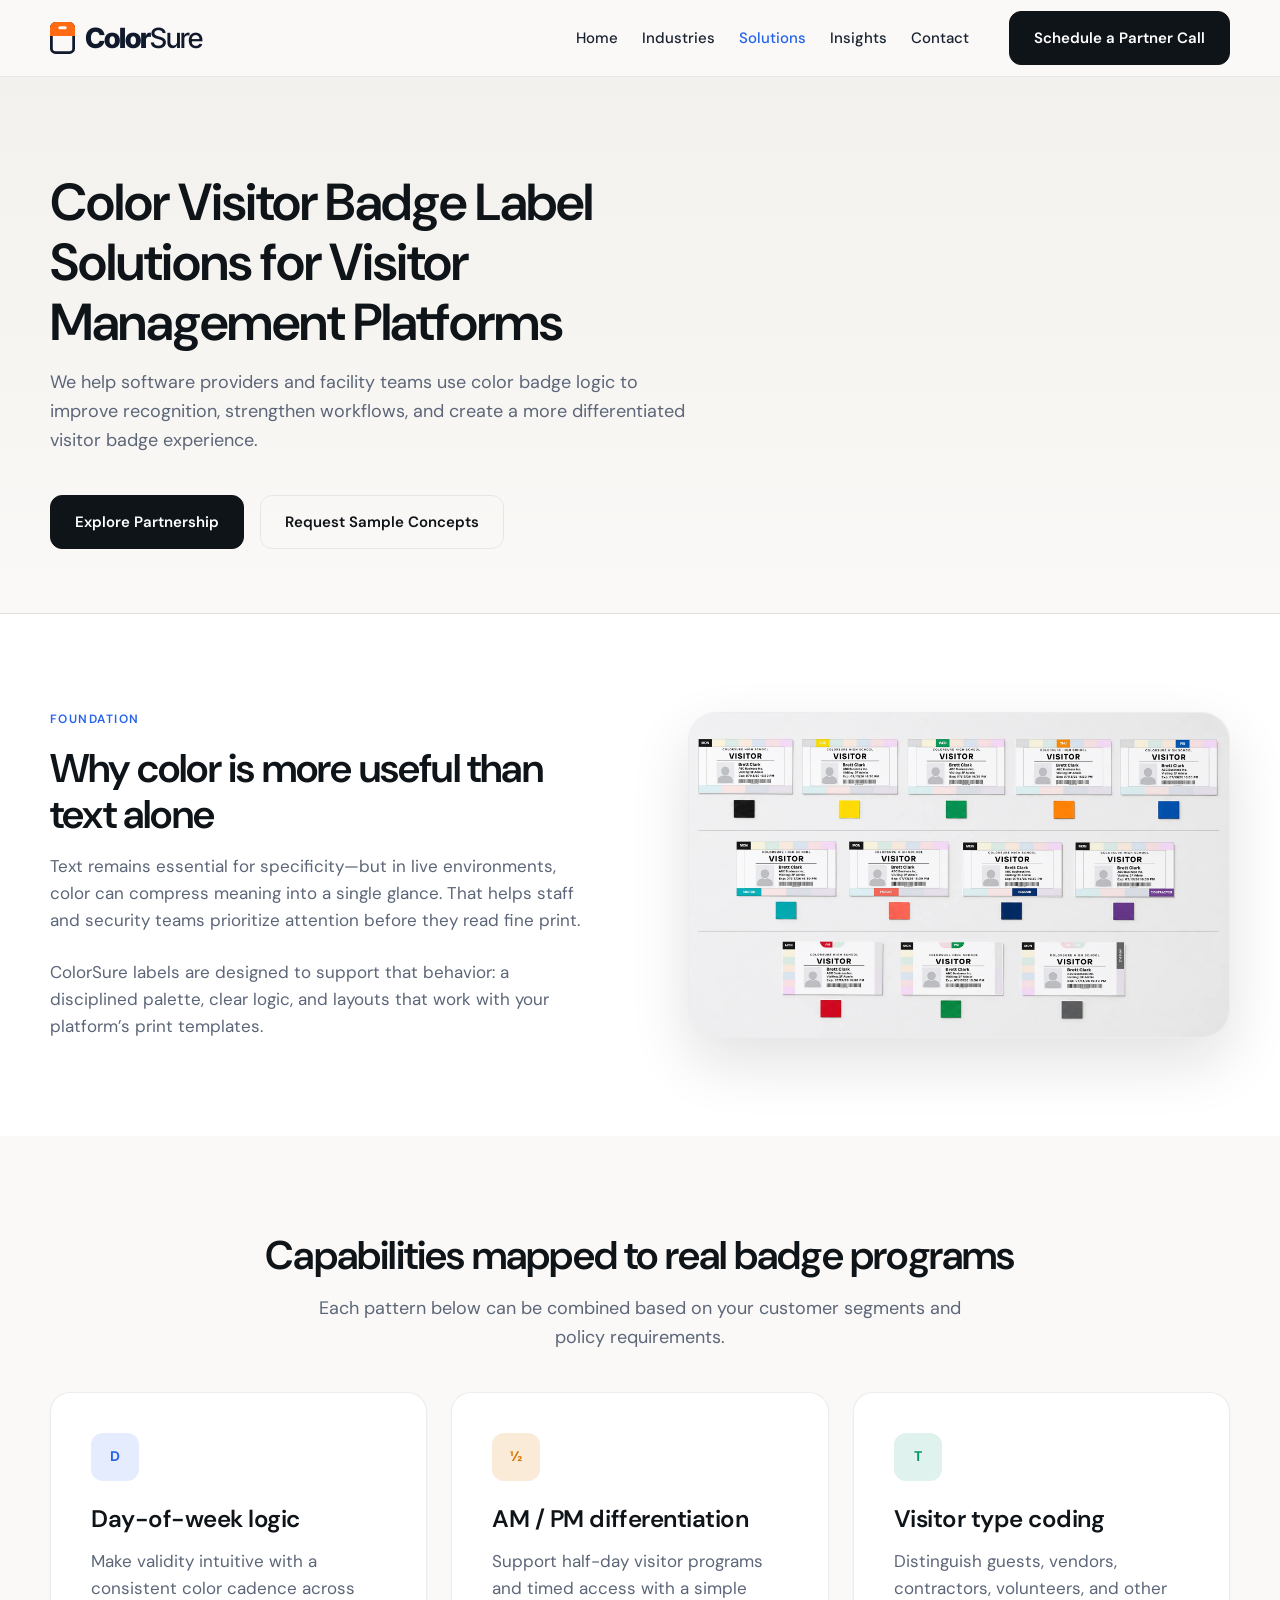
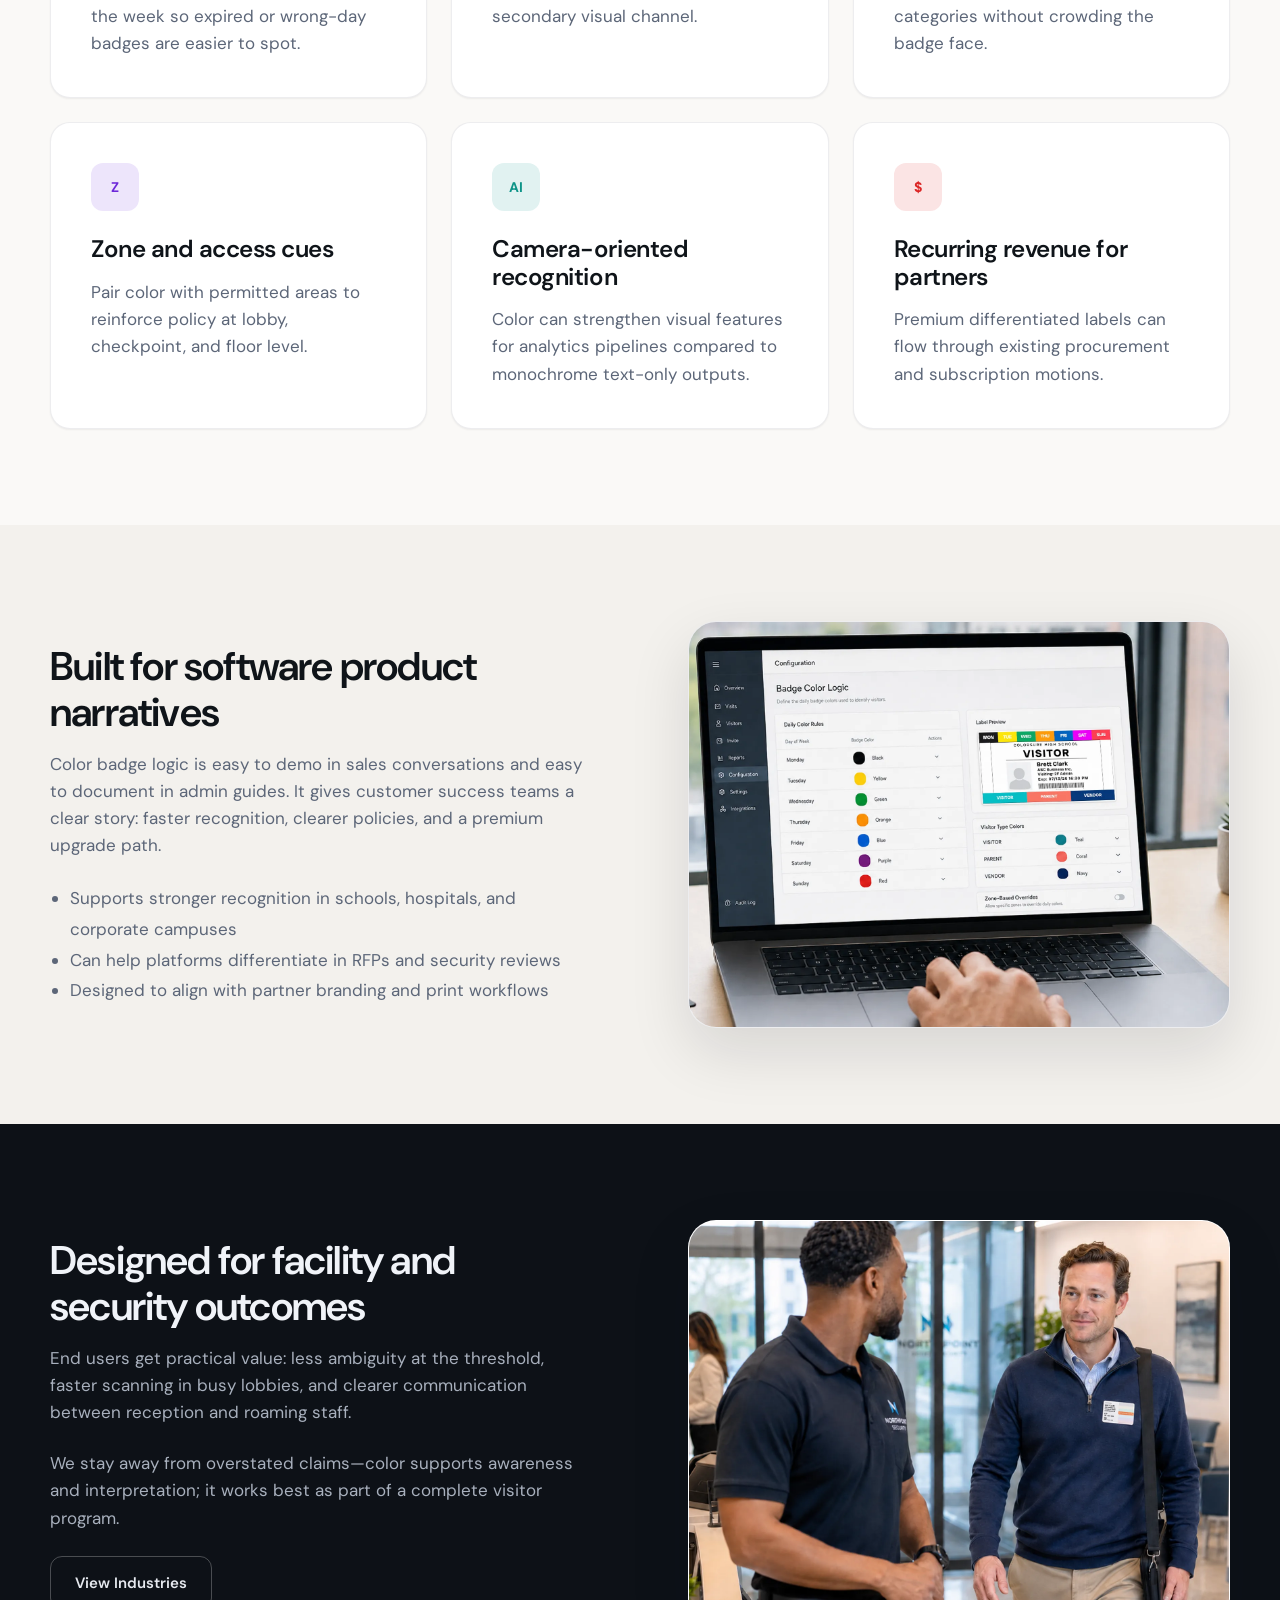
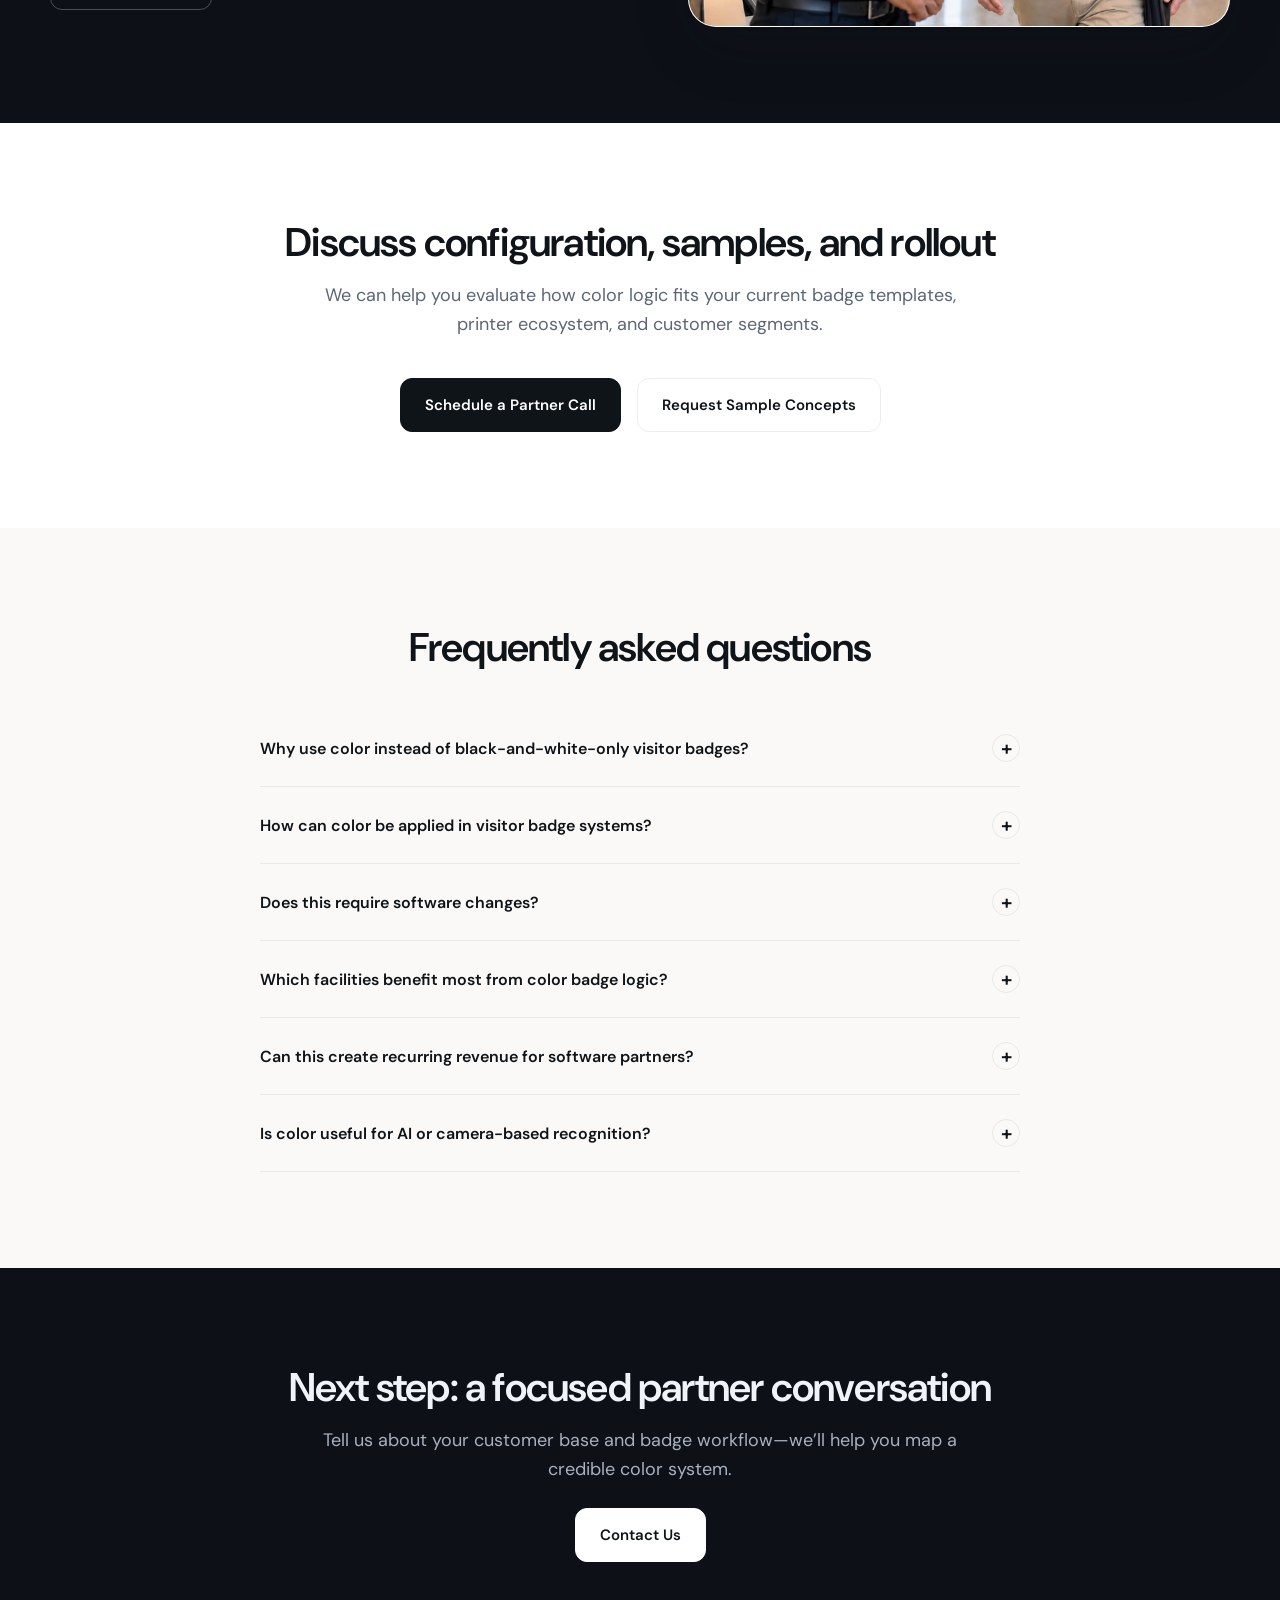
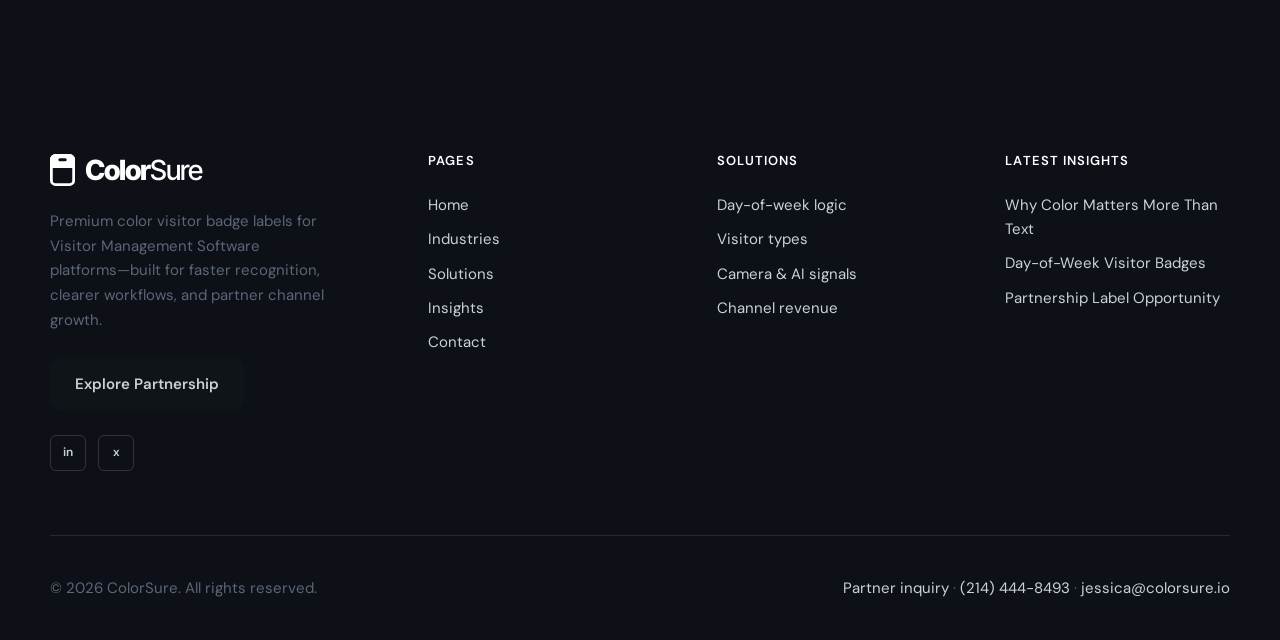
<file: solutions.html>
<!DOCTYPE html>
<html lang="en">
<head>
  <meta charset="UTF-8">
  <meta name="viewport" content="width=device-width, initial-scale=1.0">
  <title>Solutions — Color Visitor Badge Label Solutions | ColorSure</title>
  <meta name="description" content="Visitor badge label solutions for visitor management platforms: day-of-week logic, AM/PM cues, visitor types, zones, AI-friendly signals, and channel revenue.">
  <meta property="og:title" content="Solutions — ColorSure">
  <meta property="og:description" content="Color visitor badge systems designed for recognition, workflows, and software partnerships.">
  <meta property="og:type" content="website">
  <link rel="preconnect" href="https://fonts.googleapis.com">
  <link rel="preconnect" href="https://fonts.gstatic.com" crossorigin>
  <link href="https://fonts.googleapis.com/css2?family=Inter+Tight:wght@500;800&display=swap" rel="stylesheet">
  <link href="https://fonts.googleapis.com/css2?family=DM+Sans:ital,opsz,wght@0,9..40,400;0,9..40,500;0,9..40,600;0,9..40,700&display=swap" rel="stylesheet">
  <link rel="stylesheet" href="assets/css/styles.css">
</head>
<body>
  <header class="site-header">
    <div class="site-header__inner">
      <a href="index.html" class="logo" aria-label="ColorSure home">
        <svg class="logo__svg" viewBox="0 0 252 46" aria-hidden="true">
          <mask id="cs-logo-h"><rect width="36" height="46" fill="#fff"/><rect x="12" y="6" width="12" height="4.5" rx="2.25" fill="#000"/></mask>
          <g mask="url(#cs-logo-h)"><rect x="2" y="2" width="32" height="42" rx="6" fill="none" stroke="#111A2C" stroke-width="4"/><path d="M8 0h20a8 8 0 0 1 8 8v12H0V8a8 8 0 0 1 8-8z" fill="#FF6A13"/></g>
          <text x="50" y="37.6" fill="#111A2C" font-family="'Inter Tight', 'Helvetica Neue', Arial, sans-serif" font-size="40" letter-spacing="-1.4"><tspan font-weight="800">Color</tspan><tspan font-weight="500">Sure</tspan></text>
        </svg>
      </a>
      <button type="button" class="nav-toggle" aria-expanded="false" aria-controls="site-nav" aria-label="Open menu">
        <span class="nav-toggle__bars"><span class="nav-toggle__bar"></span></span>
      </button>
      <nav id="site-nav" class="nav" aria-label="Primary">
        <ul class="nav__list">
          <li><a href="index.html" class="nav__link">Home</a></li>
          <li><a href="industries.html" class="nav__link">Industries</a></li>
          <li><a href="solutions.html" class="nav__link" aria-current="page">Solutions</a></li>
          <li><a href="insights.html" class="nav__link">Insights</a></li>
          <li><a href="contact.html" class="nav__link">Contact</a></li>
        </ul>
        <div class="nav__cta">
          <a href="contact.html" class="btn btn--primary">Schedule a Partner Call</a>
        </div>
      </nav>
    </div>
  </header>

  <main>
    <section class="page-hero" aria-labelledby="page-title">
      <div class="container">
        <h1 id="page-title">Color Visitor Badge Label Solutions for Visitor Management Platforms</h1>
        <p class="lead">We help software providers and facility teams use color badge logic to improve recognition, strengthen workflows, and create a more differentiated visitor badge experience.</p>
        <div class="hero__actions">
          <a href="contact.html" class="btn btn--primary">Explore Partnership</a>
          <a href="contact.html" class="btn btn--secondary">Request Sample Concepts</a>
        </div>
      </div>
    </section>

    <!-- Intro split: why color vs text -->
    <section class="section section--surface" aria-labelledby="why-color-heading">
      <div class="container split">
        <div class="reveal">
          <span class="eyebrow">Foundation</span>
          <h2 id="why-color-heading">Why color is more useful than text alone</h2>
          <p>Text remains essential for specificity—but in live environments, color can compress meaning into a single glance. That helps staff and security teams prioritize attention before they read fine print.</p>
          <p>ColorSure labels are designed to support that behavior: a disciplined palette, clear logic, and layouts that work with your platform’s print templates.</p>
        </div>
        <div class="reveal hero__visual">
          <img class="is-diagram" src="assets/img/solutions-09.webp" alt="Visitor badges grouped by day of week, visitor type, and AM or PM color rules" width="2000" height="1200">
        </div>
      </div>
    </section>

    <!-- Feature cards with anchors -->
    <section class="section" aria-label="Solution capabilities">
      <div class="container">
        <div class="text-center mb-lg reveal">
          <h2 class="h2">Capabilities mapped to real badge programs</h2>
          <p class="lead">Each pattern below can be combined based on your customer segments and policy requirements.</p>
        </div>
        <div class="feature-grid feature-grid--6">
          <article class="card reveal" id="dow">
            <div class="card__icon card__icon--blue">D</div>
            <h3>Day-of-week logic</h3>
            <p>Make validity intuitive with a consistent color cadence across the week so expired or wrong-day badges are easier to spot.</p>
          </article>
          <article class="card reveal" id="ampm">
            <div class="card__icon card__icon--amber">½</div>
            <h3>AM / PM differentiation</h3>
            <p>Support half-day visitor programs and timed access with a simple secondary visual channel.</p>
          </article>
          <article class="card reveal" id="types">
            <div class="card__icon card__icon--green">T</div>
            <h3>Visitor type coding</h3>
            <p>Distinguish guests, vendors, contractors, volunteers, and other categories without crowding the badge face.</p>
          </article>
          <article class="card reveal" id="zones">
            <div class="card__icon card__icon--violet">Z</div>
            <h3>Zone and access cues</h3>
            <p>Pair color with permitted areas to reinforce policy at lobby, checkpoint, and floor level.</p>
          </article>
          <article class="card reveal" id="ai">
            <div class="card__icon card__icon--teal">AI</div>
            <h3>Camera-oriented recognition</h3>
            <p>Color can strengthen visual features for analytics pipelines compared to monochrome text-only outputs.</p>
          </article>
          <article class="card reveal" id="revenue">
            <div class="card__icon card__icon--red">$</div>
            <h3>Recurring revenue for partners</h3>
            <p>Premium differentiated labels can flow through existing procurement and subscription motions.</p>
          </article>
        </div>
      </div>
    </section>

    <!-- Split sections supporting -->
    <section class="section section--muted" aria-labelledby="split-partner-heading">
      <div class="container split">
        <div class="reveal">
          <h2 id="split-partner-heading" class="h3" style="font-size:var(--text-h2);">Built for software product narratives</h2>
          <p>Color badge logic is easy to demo in sales conversations and easy to document in admin guides. It gives customer success teams a clear story: faster recognition, clearer policies, and a premium upgrade path.</p>
          <ul style="color:var(--color-muted);padding-left:1.25rem;line-height:1.8;">
            <li>Supports stronger recognition in schools, hospitals, and corporate campuses</li>
            <li>Can help platforms differentiate in RFPs and security reviews</li>
            <li>Designed to align with partner branding and print workflows</li>
          </ul>
        </div>
        <div class="reveal hero__visual">
          <div class="article-card__image" style="aspect-ratio:4/3;">
            <img src="assets/img/solutions-10.webp" alt="A laptop showing badge color rules configured for each day of the week" width="1800" height="1200">
          </div>
        </div>
      </div>
    </section>

    <section class="section section--dark" aria-labelledby="split-facility-heading">
      <div class="container split split--reverse">
        <div class="reveal hero__visual" style="border-color:rgba(255,255,255,0.12);">
          <div class="article-card__image" style="aspect-ratio:4/3;">
            <img src="assets/img/solutions-11.webp" alt="A security officer greeting a visitor whose color badge is visible at a lobby checkpoint" width="1800" height="1200">
          </div>
        </div>
        <div class="reveal">
          <h2 id="split-facility-heading" class="h2">Designed for facility and security outcomes</h2>
          <p style="color:#a8b0bd;">End users get practical value: less ambiguity at the threshold, faster scanning in busy lobbies, and clearer communication between reception and roaming staff.</p>
          <p style="color:#a8b0bd;">We stay away from overstated claims—color supports awareness and interpretation; it works best as part of a complete visitor program.</p>
          <a href="industries.html" class="btn btn--secondary">View Industries</a>
        </div>
      </div>
    </section>

    <!-- Partnership CTA band -->
    <section class="section section--surface text-center" aria-labelledby="partner-cta-heading">
      <div class="container container--narrow reveal">
        <h2 id="partner-cta-heading" class="h2">Discuss configuration, samples, and rollout</h2>
        <p class="lead">We can help you evaluate how color logic fits your current badge templates, printer ecosystem, and customer segments.</p>
        <div class="cta-banner__actions">
          <a href="contact.html" class="btn btn--primary">Schedule a Partner Call</a>
          <a href="contact.html" class="btn btn--secondary">Request Sample Concepts</a>
        </div>
      </div>
    </section>

    <!-- FAQ -->
    <section class="section" aria-labelledby="faq-heading">
      <div class="container">
        <h2 id="faq-heading" class="h2 text-center mb-lg">Frequently asked questions</h2>
        <div class="faq" role="region" aria-label="FAQ">
          <div class="faq__item reveal">
            <button type="button" class="faq__trigger" aria-expanded="false" id="faq1" aria-controls="faq-panel1">
              Why use color instead of black-and-white-only visitor badges?
              <span class="faq__icon" aria-hidden="true">+</span>
            </button>
            <div class="faq__panel" id="faq-panel1" role="region" aria-labelledby="faq1">
              <p>Color can communicate category and validity faster than reading multiple text lines—especially at a distance or in motion. It is designed to complement, not replace, the textual data on the badge.</p>
            </div>
          </div>
          <div class="faq__item reveal">
            <button type="button" class="faq__trigger" aria-expanded="false" id="faq2" aria-controls="faq-panel2">
              How can color be applied in visitor badge systems?
              <span class="faq__icon" aria-hidden="true">+</span>
            </button>
            <div class="faq__panel" id="faq-panel2" role="region" aria-labelledby="faq2">
              <p>Common patterns include day-of-week strips, AM/PM indicators, visitor-type bands, and zone cues. The right mix depends on your customers’ policies and how badges are printed.</p>
            </div>
          </div>
          <div class="faq__item reveal">
            <button type="button" class="faq__trigger" aria-expanded="false" id="faq3" aria-controls="faq-panel3">
              Does this require software changes?
              <span class="faq__icon" aria-hidden="true">+</span>
            </button>
            <div class="faq__panel" id="faq-panel3" role="region" aria-labelledby="faq3">
              <p>Some partners adjust template logic or admin settings to map visitor rules to color output. The scope varies by platform. We help partners define practical mappings that are easy to support.</p>
            </div>
          </div>
          <div class="faq__item reveal">
            <button type="button" class="faq__trigger" aria-expanded="false" id="faq4" aria-controls="faq-panel4">
              Which facilities benefit most from color badge logic?
              <span class="faq__icon" aria-hidden="true">+</span>
            </button>
            <div class="faq__panel" id="faq-panel4" role="region" aria-labelledby="faq4">
              <p>High-traffic and security-sensitive environments—such as schools, hospitals, corporate lobbies, and industrial sites—often see the clearest operational benefit from faster visual scanning.</p>
            </div>
          </div>
          <div class="faq__item reveal">
            <button type="button" class="faq__trigger" aria-expanded="false" id="faq5" aria-controls="faq-panel5">
              Can this create recurring revenue for software partners?
              <span class="faq__icon" aria-hidden="true">+</span>
            </button>
            <div class="faq__panel" id="faq-panel5" role="region" aria-labelledby="faq5">
              <p>Yes. Premium differentiated labels can be sold through existing hardware, supplies, or subscription channels—creating a natural recurring motion alongside your core platform.</p>
            </div>
          </div>
          <div class="faq__item reveal">
            <button type="button" class="faq__trigger" aria-expanded="false" id="faq6" aria-controls="faq-panel6">
              Is color useful for AI or camera-based recognition?
              <span class="faq__icon" aria-hidden="true">+</span>
            </button>
            <div class="faq__panel" id="faq-panel6" role="region" aria-labelledby="faq6">
              <p>Color can add a strong visual feature for certain camera and analytics workflows compared to monochrome text alone. Effectiveness depends on lighting, angle, and your pipeline—worth evaluating with sample imagery.</p>
            </div>
          </div>
        </div>
      </div>
    </section>

    <section class="cta-banner section--dark">
      <div class="container text-center reveal">
        <h2 class="h2">Next step: a focused partner conversation</h2>
        <p class="lead" style="color:#a8b0bd;margin-inline:auto;">Tell us about your customer base and badge workflow—we’ll help you map a credible color system.</p>
        <a href="contact.html" class="btn btn--primary">Contact Us</a>
      </div>
    </section>
  </main>

  <footer class="site-footer">
    <div class="container">
      <div class="site-footer__grid">
        <div>
          <a href="index.html" class="site-footer__brand" aria-label="ColorSure home">
            <svg class="logo__svg" viewBox="0 0 252 46" aria-hidden="true">
              <mask id="cs-logo-f"><rect width="36" height="46" fill="#fff"/><rect x="12" y="6" width="12" height="4.5" rx="2.25" fill="#000"/></mask>
              <g mask="url(#cs-logo-f)"><rect x="2" y="2" width="32" height="42" rx="6" fill="none" stroke="#FFFFFF" stroke-width="4"/><path d="M8 0h20a8 8 0 0 1 8 8v12H0V8a8 8 0 0 1 8-8z" fill="#FFFFFF"/></g>
              <text x="50" y="37.6" fill="#FFFFFF" font-family="'Inter Tight', 'Helvetica Neue', Arial, sans-serif" font-size="40" letter-spacing="-1.4"><tspan font-weight="800">Color</tspan><tspan font-weight="500">Sure</tspan></text>
            </svg>
          </a>
          <p class="site-footer__desc">Premium color visitor badge labels for Visitor Management Software platforms—built for faster recognition, clearer workflows, and partner channel growth.</p>
          <p style="margin:0 0 var(--space-sm);"><a href="contact.html" class="btn btn--primary">Explore Partnership</a></p>
          <div class="site-footer__social" aria-label="Social links">
            <a href="#" aria-label="LinkedIn (placeholder)">in</a>
            <a href="#" aria-label="X (placeholder)">x</a>
          </div>
        </div>
        <div>
          <h4>Pages</h4>
          <ul>
            <li><a href="index.html">Home</a></li>
            <li><a href="industries.html">Industries</a></li>
            <li><a href="solutions.html">Solutions</a></li>
            <li><a href="insights.html">Insights</a></li>
            <li><a href="contact.html">Contact</a></li>
          </ul>
        </div>
        <div>
          <h4>Solutions</h4>
          <ul>
            <li><a href="solutions.html#dow">Day-of-week logic</a></li>
            <li><a href="solutions.html#types">Visitor types</a></li>
            <li><a href="solutions.html#ai">Camera &amp; AI signals</a></li>
            <li><a href="solutions.html#revenue">Channel revenue</a></li>
          </ul>
        </div>
        <div>
          <h4>Latest Insights</h4>
          <ul>
            <li><a href="insights.html">Why Color Matters More Than Text</a></li>
            <li><a href="insights.html">Day-of-Week Visitor Badges</a></li>
            <li><a href="insights.html">Partnership Label Opportunity</a></li>
          </ul>
        </div>
      </div>
      <div class="site-footer__bottom">
        <p style="margin:0;">© <span id="y"></span> ColorSure. All rights reserved.</p>
        <p style="margin:0;"><a href="contact.html">Partner inquiry</a> · <a href="tel:+12144448493">(214) 444-8493</a> · <a href="mailto:jessica@colorsure.io">jessica@colorsure.io</a></p>
      </div>
    </div>
  </footer>
  <script>document.getElementById("y").textContent = new Date().getFullYear();</script>
  <script src="assets/js/main.js" defer></script>
</body>
</html>
</file>
<file: assets/css/styles.css>
/* =============================================================================
   ColorSure — Visitor Management Badge Labels
   Design system: reset/base, typography, layout, components, footer, responsive
   ============================================================================= */

/* --- Reset / base --- */
*,
*::before,
*::after {
  box-sizing: border-box;
}

html {
  scroll-behavior: smooth;
  -webkit-text-size-adjust: 100%;
}

[id] {
  scroll-margin-top: calc(var(--header-h) + 1rem);
}

body {
  margin: 0;
  font-family: var(--font-sans);
  font-size: var(--text-body);
  line-height: 1.6;
  color: var(--color-text);
  background-color: var(--color-bg);
  -webkit-font-smoothing: antialiased;
}

img {
  max-width: 100%;
  height: auto;
  display: block;
}

a {
  color: var(--color-accent);
  text-decoration: none;
  transition: color var(--transition-fast), opacity var(--transition-fast);
}

a:hover {
  color: var(--color-accent-hover);
}

ul,
ol {
  margin: 0;
  padding: 0;
}

button {
  font-family: inherit;
  cursor: pointer;
}

/* --- CSS custom properties --- */
:root {
  --font-sans: "DM Sans", system-ui, -apple-system, sans-serif;

  --color-bg: #faf9f7;
  --color-bg-warm: #f3f1ed;
  --color-surface: #ffffff;
  --color-ink: #0f1419;
  --color-text: #1a2332;
  --color-muted: #5c6678;
  --color-border: rgba(26, 35, 50, 0.08);
  --color-dark: #0d1117;
  --color-dark-elevated: #161b22;

  --accent-blue: #2563eb;
  --accent-blue-hover: #1d4ed8;
  --accent-green: #059669;
  --accent-amber: #d97706;
  --accent-red: #dc2626;
  --accent-violet: #6d28d9;
  --accent-teal: #0d9488;

  --color-accent: var(--accent-blue);
  --color-accent-hover: var(--accent-blue-hover);

  --radius-sm: 6px;
  --radius-md: 12px;
  --radius-lg: 20px;
  --radius-xl: 28px;

  --shadow-sm: 0 1px 2px rgba(15, 20, 25, 0.06);
  --shadow-md: 0 8px 30px rgba(15, 20, 25, 0.08);
  --shadow-lg: 0 24px 60px rgba(15, 20, 25, 0.12);

  --space-xs: 0.5rem;
  --space-sm: 1rem;
  --space-md: 1.5rem;
  --space-lg: 2.5rem;
  --space-xl: 4rem;
  --space-2xl: 6rem;
  --space-3xl: 8rem;

  --container: min(1180px, calc(100% - 3rem));
  --container-narrow: min(760px, calc(100% - 3rem));

  --text-body: 1.0625rem;
  --text-small: 0.9375rem;
  --text-lead: 1.125rem;
  --text-h1: clamp(2.25rem, 4vw + 1rem, 3.25rem);
  --text-h2: clamp(1.75rem, 2.5vw + 1rem, 2.5rem);
  --text-h3: clamp(1.25rem, 1.2vw + 1rem, 1.5rem);
  --text-h4: 1rem;
  --text-eyebrow: 0.75rem;
  --letter-tight: -0.02em;
  --letter-wide: 0.12em;

  --transition-fast: 0.2s ease;
  --transition-med: 0.35s ease;
  --header-h: 76px;
}

/* --- Typography --- */
h1,
h2,
h3,
h4,
.h1,
.h2,
.h3,
.h4 {
  font-weight: 600;
  line-height: 1.15;
  color: var(--color-ink);
  letter-spacing: var(--letter-tight);
  margin: 0 0 var(--space-sm);
}

h1,
.h1 {
  font-size: var(--text-h1);
}

h2,
.h2 {
  font-size: var(--text-h2);
}

h3,
.h3 {
  font-size: var(--text-h3);
}

h4,
.h4 {
  font-size: var(--text-h4);
  font-weight: 600;
}

p {
  margin: 0 0 var(--space-md);
  color: var(--color-muted);
}

p:last-child {
  margin-bottom: 0;
}

.eyebrow {
  display: block;
  font-size: var(--text-eyebrow);
  font-weight: 600;
  letter-spacing: var(--letter-wide);
  text-transform: uppercase;
  color: var(--color-accent);
  margin-bottom: var(--space-sm);
}

.lead {
  font-size: var(--text-lead);
  color: var(--color-muted);
  max-width: 42rem;
}

.muted {
  color: var(--color-muted);
}

/* --- Layout utilities --- */
.container {
  width: var(--container);
  margin-inline: auto;
}

.container--narrow {
  width: var(--container-narrow);
}

.section {
  padding-block: var(--space-2xl);
}

.section--tight {
  padding-block: var(--space-xl);
}

.section--dark {
  background: var(--color-dark);
  color: #e6e9ef;
}

.section--dark h1,
.section--dark h2,
.section--dark h3,
.section--dark h4,
.section--dark .eyebrow {
  color: #f0f3f8;
}

.section--dark .eyebrow {
  color: #93c5fd;
}

.section--dark p,
.section--dark .lead,
.section--dark .muted {
  color: #a8b0bd;
}

.section--muted {
  background: var(--color-bg-warm);
}

.section--surface {
  background: var(--color-surface);
}

.stack {
  display: flex;
  flex-direction: column;
  gap: var(--space-md);
}

.stack--lg {
  gap: var(--space-lg);
}

.split {
  display: grid;
  gap: var(--space-xl);
  align-items: center;
}

@media (min-width: 900px) {
  .split {
    grid-template-columns: 1fr 1fr;
    gap: var(--space-2xl);
  }

  .split--reverse > :first-child {
    order: 2;
  }
}

.text-center {
  text-align: center;
}

.text-center .lead,
.text-center p {
  margin-inline: auto;
}

/* --- Header / nav --- */
.site-header {
  position: sticky;
  top: 0;
  z-index: 100;
  background: rgba(250, 249, 247, 0.92);
  backdrop-filter: blur(12px);
  border-bottom: 1px solid var(--color-border);
}

.site-header__inner {
  width: var(--container);
  margin-inline: auto;
  min-height: var(--header-h);
  display: flex;
  align-items: center;
  justify-content: space-between;
  gap: var(--space-md);
}

.logo {
  display: flex;
  align-items: center;
  line-height: 0;
}

.logo:hover,
.site-footer__brand:hover {
  opacity: 0.85;
}

.logo__svg {
  height: 32px;
  width: auto;
  display: block;
}

.nav {
  display: flex;
  align-items: center;
  gap: var(--space-lg);
}

.nav__list {
  list-style: none;
  display: flex;
  align-items: center;
  gap: var(--space-md);
}

.nav__link {
  font-size: var(--text-small);
  font-weight: 500;
  color: var(--color-text);
}

.nav__link:hover,
.nav__link[aria-current="page"] {
  color: var(--color-accent);
}

.nav__cta {
  flex-shrink: 0;
}

.nav-toggle {
  display: none;
  width: 44px;
  height: 44px;
  padding: 0;
  border: none;
  background: transparent;
  border-radius: var(--radius-sm);
  align-items: center;
  justify-content: center;
  color: var(--color-ink);
}

.nav-toggle:hover {
  background: var(--color-border);
}

.nav-toggle__bars {
  width: 22px;
  height: 14px;
  position: relative;
}

.nav-toggle__bars::before,
.nav-toggle__bars::after,
.nav-toggle__bar {
  content: "";
  position: absolute;
  left: 0;
  right: 0;
  height: 2px;
  background: currentColor;
  border-radius: 1px;
  transition: transform var(--transition-fast), opacity var(--transition-fast);
}

.nav-toggle__bars::before {
  top: 0;
}

.nav-toggle__bar {
  top: 6px;
}

.nav-toggle__bars::after {
  bottom: 0;
}

.nav-toggle[aria-expanded="true"] .nav-toggle__bars::before {
  transform: translateY(6px) rotate(45deg);
}

.nav-toggle[aria-expanded="true"] .nav-toggle__bars::after {
  transform: translateY(-6px) rotate(-45deg);
}

.nav-toggle[aria-expanded="true"] .nav-toggle__bar {
  opacity: 0;
}

@media (max-width: 899px) {
  .nav-toggle {
    display: flex;
  }

  .nav {
    position: fixed;
    inset: var(--header-h) 0 0 0;
    background: var(--color-surface);
    flex-direction: column;
    align-items: stretch;
    padding: var(--space-lg);
    gap: var(--space-md);
    transform: translateX(100%);
    transition: transform var(--transition-med);
    box-shadow: var(--shadow-lg);
    overflow-y: auto;
  }

  .nav.is-open {
    transform: translateX(0);
  }

  .nav__list {
    flex-direction: column;
    align-items: stretch;
    gap: 0;
  }

  .nav__link {
    display: block;
    padding: var(--space-sm) 0;
    border-bottom: 1px solid var(--color-border);
  }

  .nav__cta {
    margin-top: var(--space-sm);
  }

  .nav__cta .btn {
    width: 100%;
    justify-content: center;
  }
}

/* --- Hero --- */
.hero {
  padding-block: var(--space-2xl) var(--space-xl);
  background: linear-gradient(180deg, var(--color-bg) 0%, var(--color-bg-warm) 100%);
}

.hero__grid {
  display: grid;
  gap: var(--space-xl);
  align-items: center;
}

@media (min-width: 900px) {
  .hero__grid {
    grid-template-columns: 1.05fr 0.95fr;
    gap: var(--space-2xl);
  }
}

.hero__actions {
  display: flex;
  flex-wrap: wrap;
  gap: var(--space-sm);
  margin-top: var(--space-lg);
}

.hero__visual {
  border-radius: var(--radius-xl);
  overflow: hidden;
  box-shadow: var(--shadow-lg);
  background: var(--color-surface);
  border: 1px solid var(--color-border);
}

/* --- Buttons --- */
.btn {
  display: inline-flex;
  align-items: center;
  justify-content: center;
  gap: 0.5rem;
  padding: 0.875rem 1.5rem;
  font-size: var(--text-small);
  font-weight: 600;
  border-radius: var(--radius-md);
  border: 1px solid transparent;
  transition: background var(--transition-fast), color var(--transition-fast),
    border-color var(--transition-fast), box-shadow var(--transition-fast);
}

.btn--primary {
  background: var(--color-ink);
  color: #fff;
  border-color: var(--color-ink);
}

.btn--primary:hover {
  background: var(--color-dark-elevated);
  color: #fff;
  border-color: var(--color-dark-elevated);
  box-shadow: var(--shadow-md);
}

.btn--secondary {
  background: transparent;
  color: var(--color-ink);
  border-color: var(--color-border);
}

.btn--secondary:hover {
  border-color: var(--color-ink);
  background: var(--color-surface);
}

.btn--ghost {
  background: transparent;
  color: var(--color-accent);
  border-color: transparent;
  padding-inline: 0;
}

.btn--ghost:hover {
  color: var(--color-accent-hover);
}

.section--dark .btn--primary {
  background: #fff;
  color: var(--color-ink);
  border-color: #fff;
}

.section--dark .btn--primary:hover {
  background: var(--color-bg-warm);
  color: var(--color-ink);
}

.section--dark .btn--secondary {
  color: #e6e9ef;
  border-color: rgba(255, 255, 255, 0.25);
}

.section--dark .btn--secondary:hover {
  background: rgba(255, 255, 255, 0.08);
  border-color: rgba(255, 255, 255, 0.4);
}

/* --- Cards --- */
.card {
  background: var(--color-surface);
  border-radius: var(--radius-lg);
  border: 1px solid var(--color-border);
  padding: var(--space-lg);
  box-shadow: var(--shadow-sm);
  transition: box-shadow var(--transition-fast), border-color var(--transition-fast),
    transform var(--transition-fast);
}

.card:hover {
  box-shadow: var(--shadow-md);
  border-color: rgba(37, 99, 235, 0.15);
}

.card__icon {
  width: 48px;
  height: 48px;
  border-radius: var(--radius-md);
  display: flex;
  align-items: center;
  justify-content: center;
  font-weight: 700;
  font-size: 0.875rem;
  margin-bottom: var(--space-md);
}

.card__icon--blue {
  background: rgba(37, 99, 235, 0.12);
  color: var(--accent-blue);
}

.card__icon--green {
  background: rgba(5, 150, 105, 0.12);
  color: var(--accent-green);
}

.card__icon--amber {
  background: rgba(217, 119, 6, 0.15);
  color: var(--accent-amber);
}

.card__icon--red {
  background: rgba(220, 38, 38, 0.12);
  color: var(--accent-red);
}

.card__icon--violet {
  background: rgba(109, 40, 217, 0.12);
  color: var(--accent-violet);
}

.card__icon--teal {
  background: rgba(13, 148, 136, 0.12);
  color: var(--accent-teal);
}

.feature-grid {
  display: grid;
  gap: var(--space-md);
}

@media (min-width: 600px) {
  .feature-grid {
    grid-template-columns: repeat(2, 1fr);
  }
}

@media (min-width: 1000px) {
  .feature-grid--6 {
    grid-template-columns: repeat(3, 1fr);
  }
}

/* --- Proof / case blocks --- */
.proof-block {
  padding-block: var(--space-2xl);
}

.proof-block__quote {
  font-size: var(--text-lead);
  font-style: italic;
  color: var(--color-text);
  margin-bottom: var(--space-md);
  border-left: 3px solid var(--color-accent);
  padding-left: var(--space-md);
}

.proof-block__cite {
  font-size: var(--text-small);
  color: var(--color-muted);
}

.proof-block__cite strong {
  display: block;
  color: var(--color-ink);
  font-style: normal;
  margin-bottom: 0.25rem;
}

.stat {
  font-size: clamp(2rem, 3vw, 2.75rem);
  font-weight: 700;
  color: var(--color-ink);
  letter-spacing: var(--letter-tight);
  line-height: 1;
  margin-bottom: var(--space-xs);
}

.section--dark .stat {
  color: #fff;
}

.section--dark .proof-block__quote {
  color: #e6e9ef;
  border-left-color: #93c5fd;
}

.section--dark .proof-block__cite strong {
  color: #fff;
}

/* --- Logo strip --- */
.logo-strip {
  text-align: center;
}

.logo-strip__grid {
  display: flex;
  flex-wrap: wrap;
  justify-content: center;
  align-items: center;
  gap: var(--space-lg) var(--space-xl);
  margin-top: var(--space-xl);
  padding: var(--space-lg);
  background: var(--color-surface);
  border-radius: var(--radius-lg);
  border: 1px dashed var(--color-border);
}

.logo-placeholder {
  width: 120px;
  height: 40px;
  border-radius: var(--radius-sm);
  background: var(--color-bg-warm);
  border: 1px solid var(--color-border);
  display: flex;
  align-items: center;
  justify-content: center;
  font-size: 0.65rem;
  font-weight: 600;
  letter-spacing: 0.06em;
  text-transform: uppercase;
  color: var(--color-muted);
}

/* --- Why us list --- */
.why-grid {
  display: grid;
  gap: var(--space-lg);
}

@media (min-width: 768px) {
  .why-grid {
    grid-template-columns: 1fr 1fr;
  }
}

.why-item {
  display: flex;
  gap: var(--space-md);
  align-items: flex-start;
}

.why-item__check {
  flex-shrink: 0;
  width: 28px;
  height: 28px;
  border-radius: 50%;
  background: rgba(37, 99, 235, 0.12);
  color: var(--accent-blue);
  display: flex;
  align-items: center;
  justify-content: center;
  font-size: 0.875rem;
  font-weight: 700;
}

.why-item h4 {
  margin-bottom: 0.35rem;
}

.why-item p {
  font-size: var(--text-small);
  margin: 0;
}

.sub-block {
  margin-top: var(--space-xl);
  padding: var(--space-lg);
  background: var(--color-surface);
  border-radius: var(--radius-lg);
  border: 1px solid var(--color-border);
}

.section--dark .sub-block {
  background: var(--color-dark-elevated);
  border-color: rgba(255, 255, 255, 0.08);
}

/* --- Process --- */
.process-steps {
  display: grid;
  gap: var(--space-md);
}

@media (min-width: 640px) and (max-width: 999px) {
  .process-steps {
    grid-template-columns: repeat(2, 1fr);
  }
}

@media (min-width: 1000px) {
  .process-steps {
    grid-template-columns: repeat(5, 1fr);
    gap: var(--space-sm);
  }
}

.process-step {
  position: relative;
  padding: var(--space-md);
  background: var(--color-surface);
  border-radius: var(--radius-md);
  border: 1px solid var(--color-border);
  text-align: center;
}

.process-step__num {
  width: 40px;
  height: 40px;
  margin: 0 auto var(--space-sm);
  border-radius: 50%;
  background: var(--color-ink);
  color: #fff;
  font-weight: 700;
  font-size: var(--text-small);
  display: flex;
  align-items: center;
  justify-content: center;
}

.process-step h4 {
  font-size: 0.9375rem;
  margin-bottom: 0.5rem;
}

.process-step p {
  font-size: 0.8125rem;
  margin: 0;
}

.section--muted .process-step {
  background: var(--color-surface);
}

/* --- Article cards --- */
.article-grid {
  display: grid;
  gap: var(--space-lg);
}

@media (min-width: 768px) {
  .article-grid {
    grid-template-columns: repeat(3, 1fr);
  }
}

.article-card {
  border-radius: var(--radius-lg);
  overflow: hidden;
  background: var(--color-surface);
  border: 1px solid var(--color-border);
  transition: box-shadow var(--transition-fast);
}

.article-card:hover {
  box-shadow: var(--shadow-md);
}

.article-card__image {
  aspect-ratio: 16 / 10;
  background: #f4f6f8;
  display: block;
  overflow: hidden;
  color: var(--color-muted);
  font-size: var(--text-small);
  text-align: center;
  padding: 0;
}

.article-card__image img,
.featured-article__visual img,
.hero__visual > img,
.industry-card__image img,
.page-hero__media img {
  display: block;
  width: 100%;
  height: 100%;
  object-fit: cover;
}

.article-card__image img.is-diagram,
.hero__visual > img.is-diagram {
  object-fit: contain;
  background: #f7f8fa;
}

.article-card__body {
  padding: var(--space-md);
}

.article-card__tag {
  font-size: 0.6875rem;
  font-weight: 600;
  letter-spacing: 0.08em;
  text-transform: uppercase;
  color: var(--color-accent);
  margin-bottom: 0.5rem;
}

.article-card h3 {
  font-size: 1.0625rem;
  margin-bottom: 0.5rem;
}

.article-card h3 a {
  color: var(--color-ink);
}

.article-card h3 a:hover {
  color: var(--color-accent);
}

.article-card p {
  font-size: var(--text-small);
  margin: 0;
}

/* --- CTA banner --- */
.cta-banner {
  padding-block: var(--space-2xl);
  text-align: center;
}

.cta-banner__actions {
  margin-top: var(--space-lg);
  display: flex;
  flex-wrap: wrap;
  gap: var(--space-sm);
  justify-content: center;
}

/* --- Page hero (inner pages) --- */
.page-hero {
  padding-block: var(--space-2xl) var(--space-xl);
  background: linear-gradient(180deg, var(--color-bg-warm) 0%, var(--color-bg) 100%);
  border-bottom: 1px solid var(--color-border);
}

.page-hero h1 {
  max-width: 18ch;
}

.page-hero .lead {
  max-width: 40rem;
}

.page-hero__media {
  margin-top: var(--space-xl);
  border-radius: var(--radius-xl);
  overflow: hidden;
  aspect-ratio: 2 / 1;
  border: 1px solid var(--color-border);
  background: #f4f6f8;
}

.industry-card__image {
  aspect-ratio: 2 / 1;
  border-radius: var(--radius-md);
  overflow: hidden;
  margin-bottom: var(--space-lg);
  background: #f4f6f8;
}

/* --- Forms --- */
.form {
  display: flex;
  flex-direction: column;
  gap: var(--space-md);
}

.form__row {
  display: grid;
  gap: var(--space-md);
}

@media (min-width: 600px) {
  .form__row--2 {
    grid-template-columns: 1fr 1fr;
  }
}

.form__field label {
  display: block;
  font-size: var(--text-small);
  font-weight: 600;
  color: var(--color-ink);
  margin-bottom: 0.35rem;
}

.form__field input,
.form__field select,
.form__field textarea {
  width: 100%;
  padding: 0.75rem 1rem;
  font-size: var(--text-small);
  font-family: inherit;
  border: 1px solid var(--color-border);
  border-radius: var(--radius-md);
  background: var(--color-surface);
  color: var(--color-text);
  transition: border-color var(--transition-fast), box-shadow var(--transition-fast);
}

.form__field input:focus,
.form__field select:focus,
.form__field textarea:focus {
  outline: none;
  border-color: var(--color-accent);
  box-shadow: 0 0 0 3px rgba(37, 99, 235, 0.15);
}

.form__field textarea {
  min-height: 140px;
  resize: vertical;
}

.form__error {
  font-size: 0.8125rem;
  color: var(--accent-red);
  margin-top: 0.35rem;
  display: none;
}

.form__field.is-invalid input,
.form__field.is-invalid select,
.form__field.is-invalid textarea {
  border-color: var(--accent-red);
}

.form__field.is-invalid .form__error {
  display: block;
}

.form-success {
  display: none;
  padding: var(--space-lg);
  background: rgba(5, 150, 105, 0.1);
  border: 1px solid rgba(5, 150, 105, 0.3);
  border-radius: var(--radius-md);
  color: var(--color-text);
}

.form-success.is-visible {
  display: block;
}

/* --- FAQ --- */
.faq {
  max-width: 760px;
  margin-inline: auto;
}

.faq__item {
  border-bottom: 1px solid var(--color-border);
}

.faq__trigger {
  width: 100%;
  text-align: left;
  padding: var(--space-md) 0;
  display: flex;
  justify-content: space-between;
  align-items: center;
  gap: var(--space-md);
  font-size: 1rem;
  font-weight: 600;
  color: var(--color-ink);
  background: none;
  border: none;
}

.faq__trigger:hover {
  color: var(--color-accent);
}

.faq__icon {
  flex-shrink: 0;
  width: 28px;
  height: 28px;
  border-radius: 50%;
  border: 1px solid var(--color-border);
  display: flex;
  align-items: center;
  justify-content: center;
  font-size: 1.25rem;
  line-height: 1;
  transition: transform var(--transition-fast);
}

.faq__item.is-open .faq__icon {
  transform: rotate(45deg);
}

.faq__panel {
  display: none;
  padding-bottom: var(--space-md);
}

.faq__item.is-open .faq__panel {
  display: block;
}

.faq__panel p {
  font-size: var(--text-small);
  margin: 0;
}

/* --- Industries page cards --- */
.industry-card {
  padding: var(--space-xl);
  border-radius: var(--radius-lg);
  background: var(--color-surface);
  border: 1px solid var(--color-border);
  margin-bottom: var(--space-lg);
}

.industry-card:last-child {
  margin-bottom: 0;
}

/* --- Insights featured --- */
.featured-article {
  display: grid;
  gap: var(--space-lg);
  align-items: center;
  padding: var(--space-xl);
  background: var(--color-surface);
  border-radius: var(--radius-xl);
  border: 1px solid var(--color-border);
  margin-bottom: var(--space-2xl);
}

@media (min-width: 900px) {
  .featured-article {
    grid-template-columns: 1.2fr 1fr;
  }
}

.featured-article__visual {
  aspect-ratio: 16 / 10;
  border-radius: var(--radius-lg);
  background: #f4f6f8;
  display: block;
  overflow: hidden;
}

.tag-list {
  display: flex;
  flex-wrap: wrap;
  gap: 0.5rem;
  margin-top: var(--space-md);
}

.tag {
  font-size: 0.6875rem;
  font-weight: 600;
  letter-spacing: 0.06em;
  text-transform: uppercase;
  padding: 0.35rem 0.65rem;
  border-radius: 999px;
  background: var(--color-bg-warm);
  color: var(--color-muted);
  border: 1px solid var(--color-border);
}

/* --- Placeholder visuals (badge mockup) --- */
.visual-badge {
  padding: var(--space-xl);
  display: flex;
  flex-direction: column;
  align-items: center;
  justify-content: center;
  gap: var(--space-md);
  min-height: 280px;
  background: linear-gradient(160deg, #f8fafc 0%, #e2e8f0 100%);
}

.visual-badge__row {
  display: flex;
  gap: 0.75rem;
  flex-wrap: wrap;
  justify-content: center;
}

.badge-chip {
  width: 72px;
  height: 104px;
  border-radius: 8px;
  box-shadow: var(--shadow-md);
  border: 1px solid rgba(0, 0, 0, 0.06);
  display: flex;
  flex-direction: column;
  align-items: center;
  justify-content: flex-end;
  padding-bottom: 8px;
  font-size: 0.5rem;
  font-weight: 700;
  letter-spacing: 0.05em;
  text-transform: uppercase;
  color: rgba(0, 0, 0, 0.45);
}

.badge-chip--blue {
  background: linear-gradient(180deg, #3b82f6 0%, #1d4ed8 100%);
}

.badge-chip--green {
  background: linear-gradient(180deg, #34d399 0%, #059669 100%);
}

.badge-chip--amber {
  background: linear-gradient(180deg, #fbbf24 0%, #d97706 100%);
}

.badge-chip--red {
  background: linear-gradient(180deg, #f87171 0%, #dc2626 100%);
}

/* --- Footer --- */
.site-footer {
  background: var(--color-dark);
  color: #a8b0bd;
  padding-block: var(--space-2xl) var(--space-lg);
  font-size: var(--text-small);
}

.site-footer a {
  color: #c9d1d9;
}

.site-footer a:hover {
  color: #fff;
}

.site-footer__grid {
  display: grid;
  gap: var(--space-xl);
  margin-bottom: var(--space-xl);
}

@media (min-width: 768px) {
  .site-footer__grid {
    grid-template-columns: 1.4fr 1fr 1fr 1fr;
  }
}

.site-footer__brand {
  margin-bottom: var(--space-sm);
  display: inline-block;
  line-height: 0;
}

.site-footer__desc {
  margin: 0 0 var(--space-md);
  line-height: 1.65;
  max-width: 280px;
}

.site-footer h4 {
  color: #fff;
  font-size: 0.8125rem;
  font-weight: 600;
  letter-spacing: 0.08em;
  text-transform: uppercase;
  margin: 0 0 var(--space-md);
}

.site-footer ul {
  list-style: none;
  margin: 0;
  padding: 0;
}

.site-footer li {
  margin-bottom: 0.65rem;
}

.site-footer__social {
  display: flex;
  gap: 0.75rem;
  margin-top: var(--space-md);
}

.site-footer__social a {
  width: 36px;
  height: 36px;
  border-radius: var(--radius-sm);
  border: 1px solid rgba(255, 255, 255, 0.15);
  display: flex;
  align-items: center;
  justify-content: center;
  font-size: 0.75rem;
  font-weight: 600;
}

.site-footer__social a:hover {
  background: rgba(255, 255, 255, 0.08);
  border-color: rgba(255, 255, 255, 0.25);
}

.site-footer__bottom {
  padding-top: var(--space-lg);
  border-top: 1px solid rgba(255, 255, 255, 0.1);
  display: flex;
  flex-wrap: wrap;
  gap: var(--space-md);
  justify-content: space-between;
  align-items: center;
}

/* --- Reveal on scroll --- */
.reveal {
  opacity: 0;
  transform: translateY(20px);
  transition: opacity 0.6s ease, transform 0.6s ease;
}

.reveal.is-visible {
  opacity: 1;
  transform: translateY(0);
}

/* --- Utilities --- */
.mt-0 {
  margin-top: 0;
}

.mb-lg {
  margin-bottom: var(--space-lg);
}

.sr-only {
  position: absolute;
  width: 1px;
  height: 1px;
  padding: 0;
  margin: -1px;
  overflow: hidden;
  clip: rect(0, 0, 0, 0);
  white-space: nowrap;
  border: 0;
}
</file>
